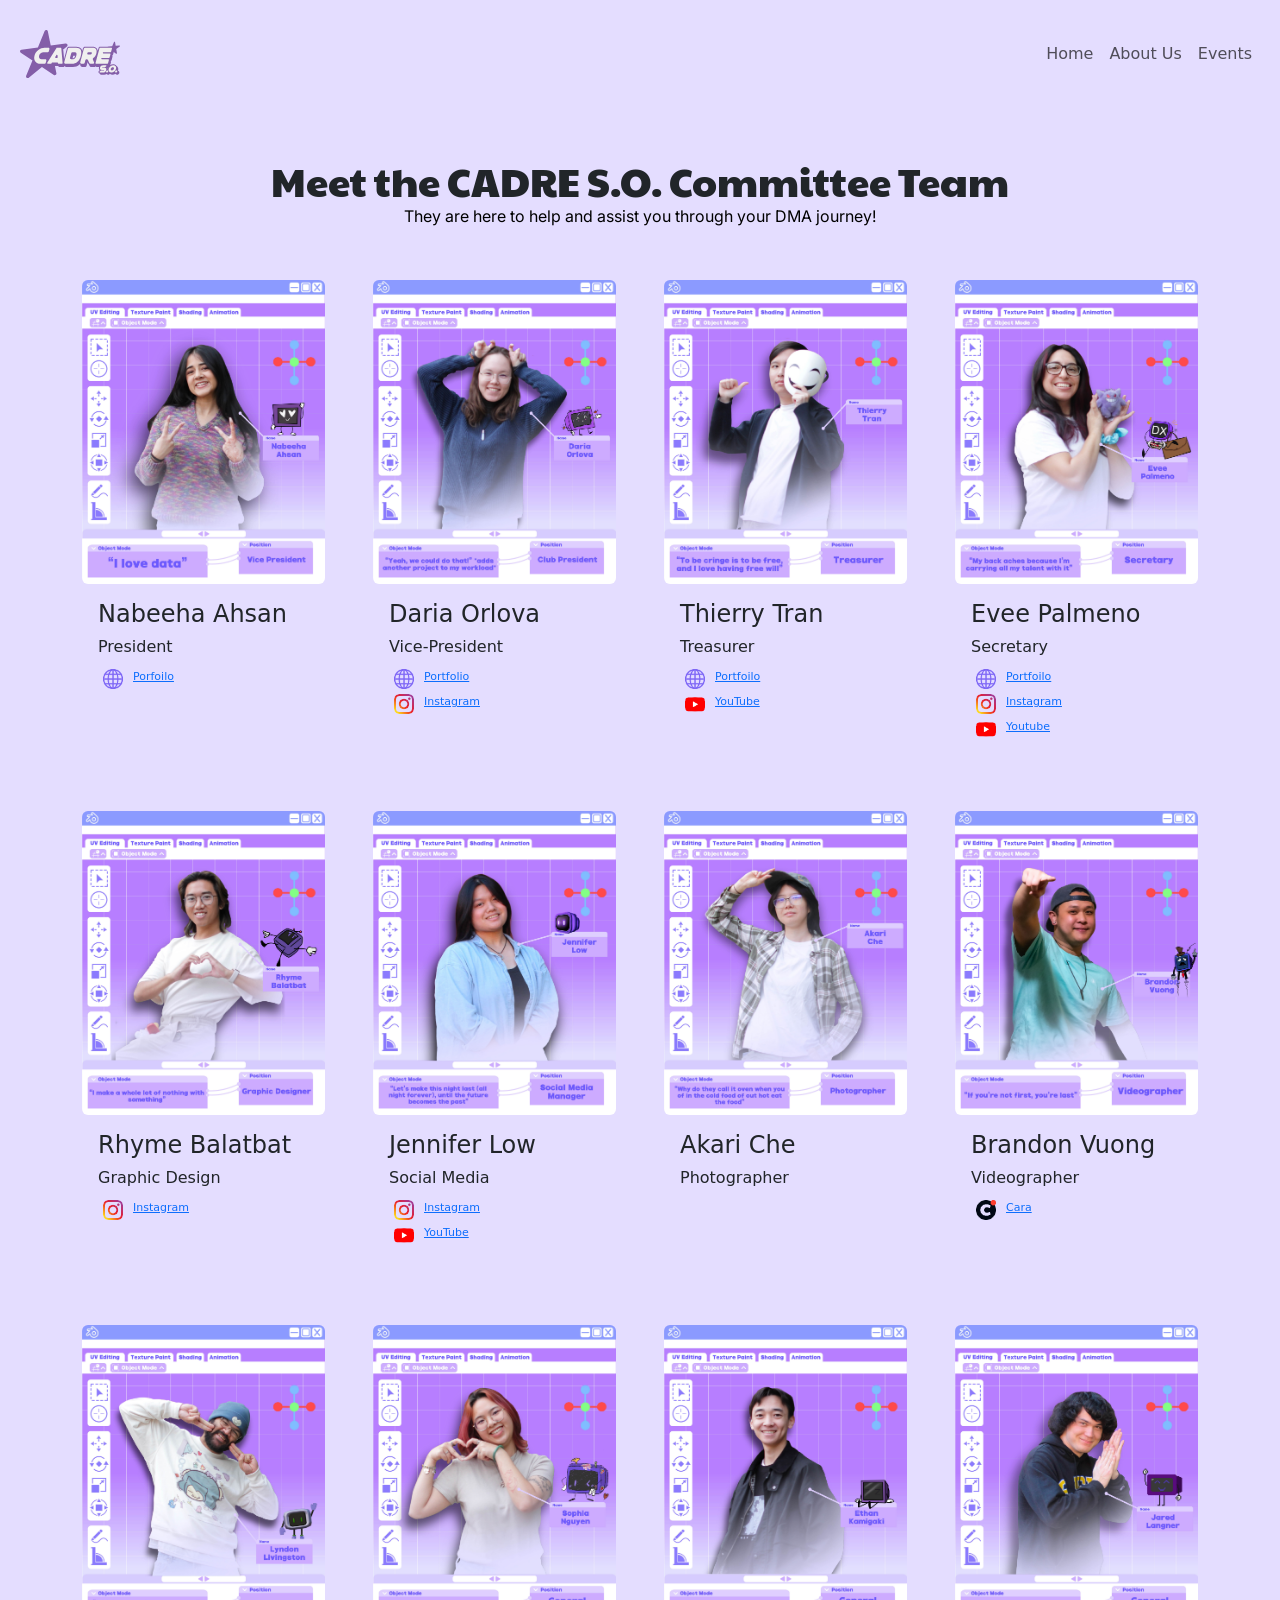
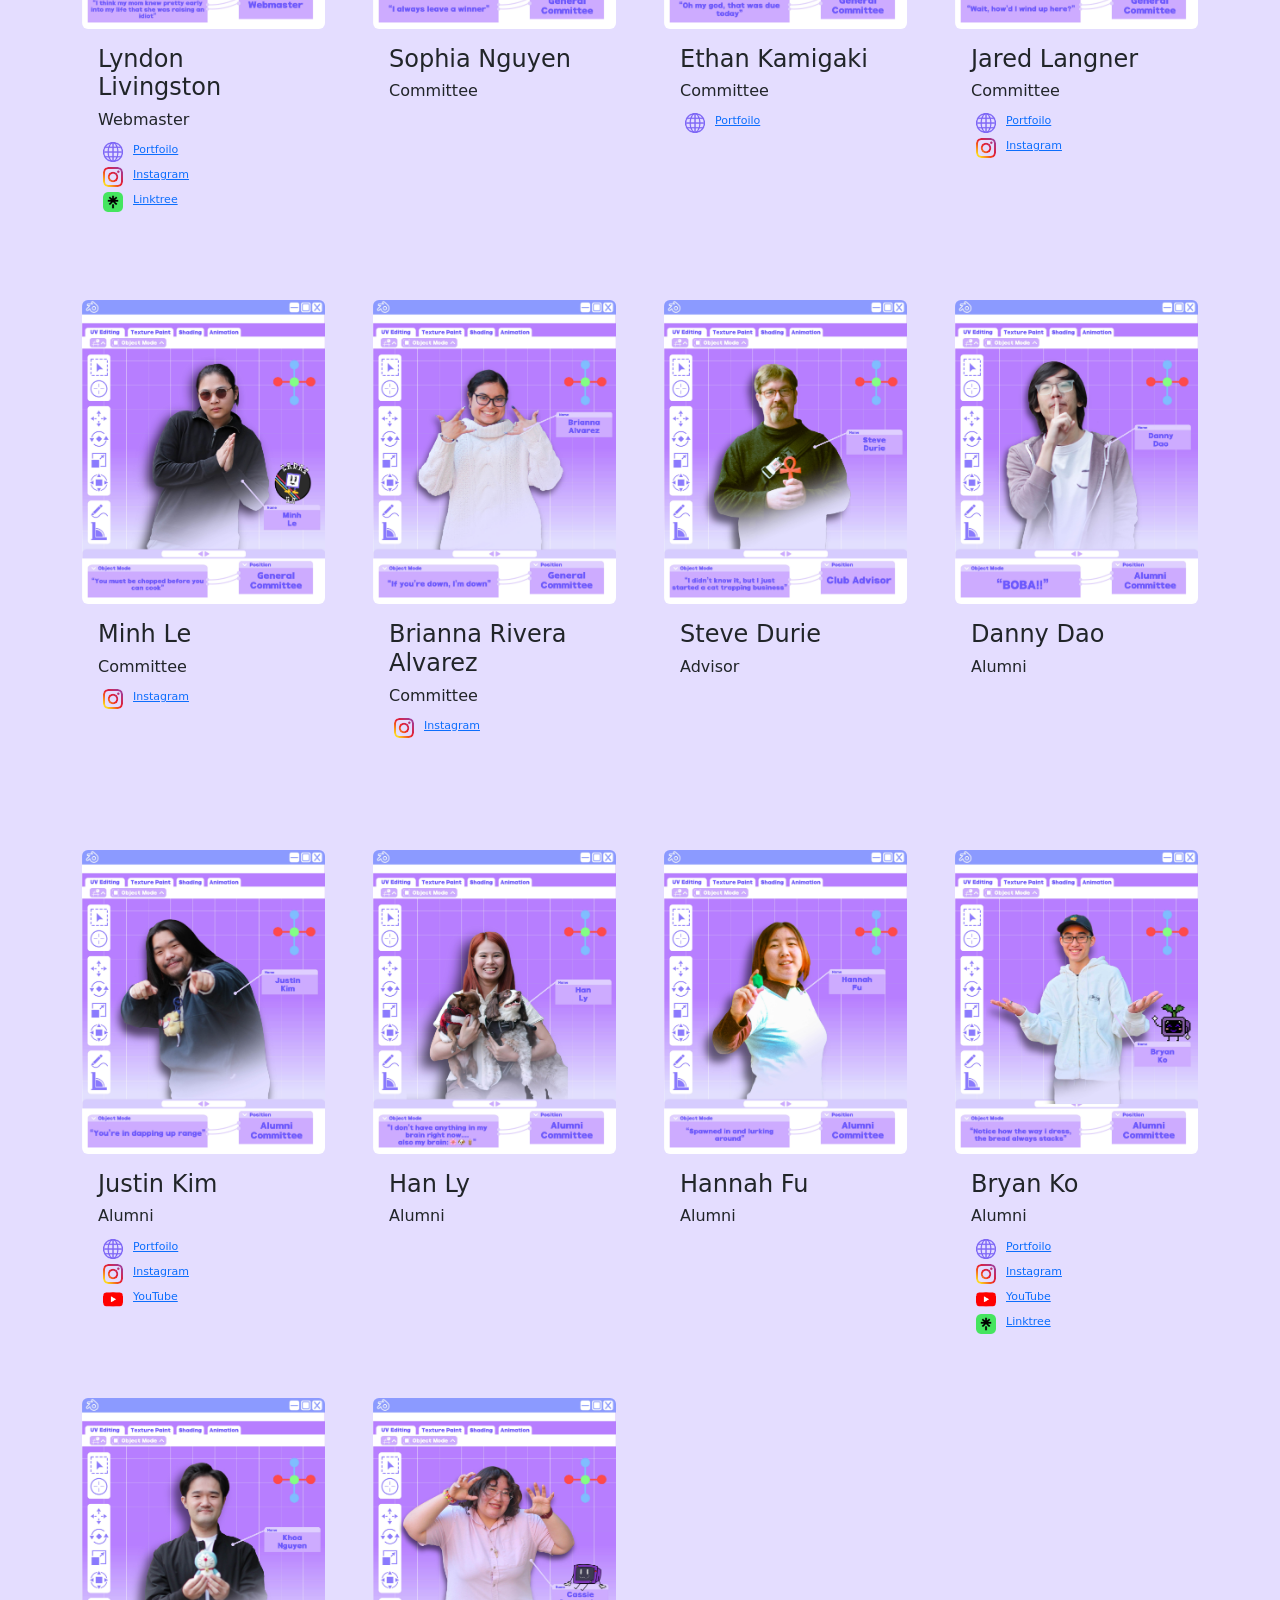
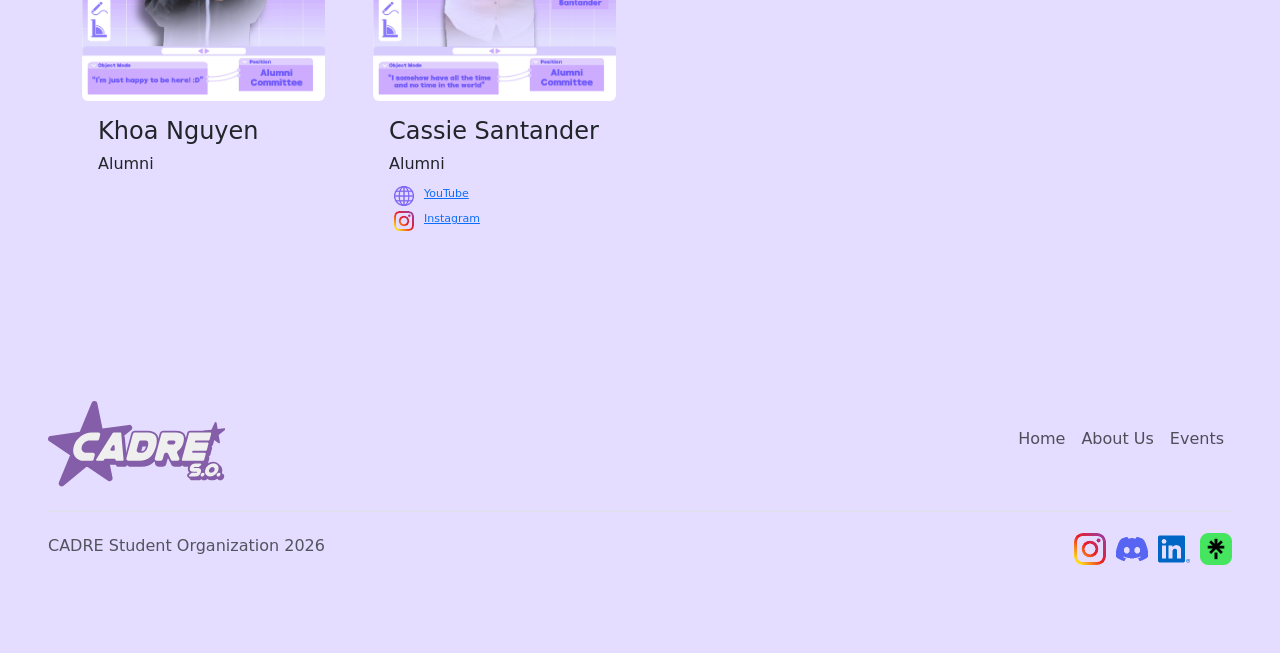
<file: aboutus.html>
<!DOCTYPE html>
<html lang="en">

<head>
    <title>Cadre About Page</title>


    <!-- Latest compiled and minified CSS -->
    <meta name="viewport" content="width=device-width, initial-scale=1">
    <link href="https://cdn.jsdelivr.net/npm/bootstrap@5.3.0/dist/css/bootstrap.min.css" rel="stylesheet">
    <script src="https://cdn.jsdelivr.net/npm/bootstrap@5.3.0/dist/js/bootstrap.bundle.min.js"></script>
    <link rel="stylesheet" href="https://maxcdn.bootstrapcdn.com/font-awesome/4.7.0/css/font-awesome.min.css">
    <link rel="stylesheet" href="styles.css">
    <script>
        var collapseElementList = [].slice.call(document.querySelectorAll('.collapse'))
        var collapseList = collapseElementList.map(function (collapseEl) {
            collapseEl.addEventListener('hidden.bs.collapse', function () {
                let children = this.querySelectorAll('.collapse.show');
                children.forEach((c) => {
                    var collapse = bootstrap.Collapse.getInstance(c)
                    collapse.hide()
                })
            })
        })
    </script>

    <!-- <style>
        head {
            background-color: #64499E;
        }

        body {
            background-color: #ffffff;
        }

        p {
            color: #000000;
        }

        /* unvisited link */
        a:visited {
            color: rgb(92, 16, 214);
        }

        /* visited link */
        a:link {
            /* color: rgb(20, 172, 20); */
            color: rgb(92, 16, 214);
        }

        h4 {
            font-size: 26px;
        }

        h6 {
            font-size: 17px;
        }

        /* a {
  font-size: 15px;
} */
    </style> -->

    <link rel="icon" type="image/png" href="images/smaller_cadre_logo.png">
</head>

<body>

    <nav class="navbar navbar-expand-sm navbar-light p-2">
        <div class="container-xxl navbar-width">
            <a class="navbar-brand" href="./index.html" width="100px">
                <!--<div class="img-wrapper">
                <img src="cadreso-2024-logo.png"/>
              </div>-->
                <svg xmlns="http://www.w3.org/2000/svg" id="Layer_2" data-name="Layer 2" viewBox="0 0 1323.04 637.29"
                    width="100px">
                    <defs>
                        <style>
                            <!-- .cls-1 {
                            fill: #845ea8;
                            }
                            -->
                            .cls-2
                            {
                            fill:
                            #f0efef;
                            }
                        </style>
                    </defs>
                    <g id="Layer_1-2" data-name="Layer 1">
                        <g>
                            <path id="logo" class="cls-1"
                                d="M1257.83,162.16l8.13,47.12,48.97-5.36c7.33-.8,11.09,8.53,5.25,13.04l-46.68,35.99,9.16,53.08c1.11,6.44-6.14,10.98-11.45,7.17l-39.28-28.21-44.22,34.09c-6.01,4.64-14.23-1.85-11.11-8.77l22.1-49.17-38.29-27.49c-5.44-3.9-3.19-12.46,3.46-13.18l55.86-6.11,24.24-53.93c2.95-6.57,12.63-5.35,13.85,1.75Z" />
                            <path id="logo" class="cls-1"
                                d="M367.97,17.62l38.63,188.39,197.07-27.83c22.05-3.12,34.29,24.71,17.08,38.86l-181.33,149.07,42.29,206.28c3.96,19.33-17.51,33.73-33.89,22.73l-157.94-106.08-174.07,143.1c-17.71,14.56-43.12-4.24-34.38-25.43l83.21-201.79L9.77,300.89c-16.78-11.27-10.81-37.3,9.21-40.13l217.8-30.76L326,13.65c8.29-20.11,37.61-17.33,41.98,3.98Z" />
                            <path id="logo" class="cls-1"
                                d="M1006.4,459.36c-6.4,0-12.31-2.91-16.2-7.99-.82-1.07-1.52-2.19-2.11-3.37-5.27,7.14-13.56,11.36-22.52,11.36h-35.02c-11,0-21.02-6.48-25.53-16.51l-19.23-42.74c-.37-.83-1.2-1.36-2.1-1.36h-3.27c-1.04,0-1.96.7-2.23,1.71l-10.2,38.14c-3.27,12.23-14.39,20.76-27.05,20.76h-29.23c-8.77,0-16.87-3.99-22.21-10.95-5.34-6.96-7.1-15.81-4.83-24.29l4.32-16.15c-5.83,8.19-12.25,15.41-19.26,21.63-22.23,19.75-50.44,29.76-83.84,29.76h-86.05c-8.84,0-17-4.02-22.38-11.03-.7-.92-1.34-1.86-1.92-2.84-.93,2.59-2.36,5.01-4.26,7.08-3.95,4.32-9.57,6.8-15.42,6.8h-44.21c-9.48,0-17.59-6.37-20.1-15.15h-62.05l-3,5c-3.76,6.26-10.62,10.15-17.93,10.15h-41.51c-7.6,0-14.6-4.13-18.28-10.77-.09-.16-.17-.31-.25-.47-4.88,6.89-12.91,11.24-21.71,11.24h-57.63c-33.48,0-59.41-12.22-77.04-36.32-17.5-23.91-21.85-52.82-12.95-85.93,8.46-31.87,27.14-59.39,55.52-81.76,28.47-22.44,59.18-33.82,91.3-33.82h50.27c8.33,0,16.02,3.79,21.1,10.4,5.07,6.61,6.75,15.02,4.6,23.07l-8.86,33.11c-3.11,11.61-13.67,19.73-25.7,19.73h-57.63c-9.64,0-18.71,3.46-27.73,10.57-9.11,7.19-14.81,15.48-17.44,25.35,0,.03-.02.06-.03.09-3.15,11.48-.03,17.56,2.59,21.13,2.54,3.47,7.2,8.08,18.2,8.08h50.27c8.33,0,16.02,3.79,21.1,10.4,5.07,6.61,6.75,15.02,4.6,23.07l-.75,2.81,111.24-177.99c3.85-6.15,10.47-9.83,17.73-9.83h48.77c10.9,0,19.85,8.19,20.82,19.05l15.63,175.03,46.38-173.17c3.3-12.31,14.5-20.91,27.25-20.91h94.28c31.53,0,54.44,9.01,68.09,26.79,6.46,8.41,10.73,18.7,12.73,30.68l9.83-36.72c3.27-12.22,14.39-20.75,27.05-20.75h94.44c28.9,0,49.58,7.84,61.45,23.32,7.4,9.65,11.11,21.94,11.1,36.73l12.03-44.91c2.39-8.91,10.5-15.14,19.73-15.14h151c6.4,0,12.3,2.91,16.2,7.99,3.9,5.08,5.18,11.53,3.53,17.71l-12.16,45.46c-1.6,6-5.8,10.78-11.18,13.26,3.51,4.97,4.62,11.13,3.04,17.04l-12.16,45.46c-1.6,6-5.8,10.78-11.18,13.26,3.51,4.97,4.62,11.13,3.03,17.04l-12.16,45.46c-2.39,8.92-10.5,15.14-19.73,15.14h-151ZM1010.35,345.29c-8.58,15.88-19.88,28.33-33.79,37.19-.98.62-1.35,1.84-.88,2.89l14.96,33.46,19.7-73.55ZM692.82,307.83c-1.14,0-2.14.77-2.43,1.86l-16.15,60.2c-.27.99.09,1.73.43,2.18.34.45.97.98,2,.98h25.43c5.06,0,20.47,0,30.18-35.96,5.45-20.46,2.01-26.34,1.26-27.31-1.24-1.62-4.52-1.96-7.05-1.96h-33.68ZM485.34,357.9l-.38-5.88-3.53,5.88h3.91ZM904.79,307.83c-1.04,0-1.96.7-2.23,1.71-.25.91.08,1.59.4,2,.32.41.89.9,1.83.9h25.67c3.62,0,5.28-.73,6.54-4.62h-32.21Z" />
                            <path id="logo" class="cls-1"
                                d="M1020.52,491.21c-6.4,0-12.31-2.91-16.2-7.99-.82-1.07-1.52-2.19-2.11-3.37-5.27,7.14-13.56,11.36-22.52,11.36h-35.02c-11,0-21.02-6.48-25.53-16.51l-19.23-42.74c-.37-.83-1.2-1.36-2.1-1.36h-3.27c-1.04,0-1.96.7-2.23,1.71l-10.2,38.14c-3.27,12.23-14.39,20.76-27.05,20.76h-29.23c-8.77,0-16.87-3.99-22.21-10.95-5.34-6.96-7.1-15.81-4.83-24.29l4.32-16.15c-5.83,8.19-12.25,15.41-19.26,21.63-22.23,19.75-50.44,29.76-83.84,29.76h-86.05c-8.84,0-17-4.02-22.38-11.03-.7-.92-1.34-1.86-1.92-2.84-.93,2.59-2.36,5.01-4.26,7.08-3.95,4.32-9.57,6.8-15.42,6.8h-44.21c-9.48,0-17.59-6.37-20.1-15.15h-62.05l-3,5c-3.76,6.26-10.62,10.15-17.93,10.15h-41.51c-7.6,0-14.6-4.13-18.28-10.77-.09-.16-.17-.31-.25-.47-4.88,6.89-12.91,11.24-21.71,11.24h-57.63c-33.48,0-59.41-12.22-77.04-36.32-17.5-23.91-21.85-52.82-12.95-85.93,8.46-31.87,27.14-59.39,55.52-81.76,28.47-22.44,59.18-33.82,91.3-33.82h50.27c8.33,0,16.02,3.79,21.1,10.4,5.07,6.61,6.75,15.02,4.6,23.07l-8.86,33.11c-3.11,11.61-13.67,19.73-25.7,19.73h-57.63c-9.64,0-18.71,3.46-27.73,10.57-9.11,7.19-14.81,15.48-17.44,25.35,0,.03-.02.06-.03.09-3.15,11.48-.03,17.56,2.59,21.13,2.54,3.47,7.2,8.08,18.2,8.08h50.27c8.33,0,16.02,3.79,21.1,10.4,5.07,6.61,6.75,15.02,4.6,23.07l-.75,2.81,111.24-177.99c3.85-6.15,10.47-9.83,17.73-9.83h48.77c10.9,0,19.85,8.19,20.82,19.05l15.63,175.03,46.38-173.17c3.3-12.31,14.5-20.91,27.25-20.91h94.28c31.53,0,54.44,9.01,68.09,26.79,6.46,8.41,10.73,18.7,12.73,30.68l9.83-36.72c3.27-12.22,14.39-20.75,27.05-20.75h94.44c28.9,0,49.58,7.84,61.45,23.32,7.4,9.65,11.11,21.94,11.1,36.73l12.03-44.91c2.39-8.91,10.5-15.14,19.73-15.14h151c6.4,0,12.3,2.91,16.2,7.99,3.9,5.08,5.18,11.53,3.53,17.71l-12.16,45.46c-1.6,6-5.8,10.78-11.18,13.26,3.51,4.97,4.62,11.13,3.04,17.04l-12.16,45.46c-1.6,6-5.8,10.78-11.18,13.26,3.51,4.97,4.62,11.13,3.03,17.04l-12.16,45.46c-2.39,8.92-10.5,15.14-19.73,15.14h-151ZM1024.46,377.13c-8.58,15.88-19.88,28.33-33.79,37.19-.98.62-1.35,1.84-.88,2.89l14.96,33.46,19.7-73.55ZM706.94,339.68c-1.14,0-2.14.77-2.43,1.86l-16.15,60.2c-.27.99.09,1.73.43,2.18.34.45.97.98,2,.98h25.43c5.06,0,20.47,0,30.18-35.96,5.45-20.46,2.01-26.34,1.26-27.31-1.24-1.62-4.52-1.96-7.05-1.96h-33.68ZM499.45,389.75l-.38-5.88-3.53,5.88h3.91ZM918.9,339.68c-1.04,0-1.96.7-2.23,1.71-.25.91.08,1.59.4,2,.32.41.89.9,1.83.9h25.67c3.62,0,5.28-.73,6.54-4.62h-32.21Z" />
                            <path id="logo" class="cls-2"
                                d="M326,234.37h50.27c9.04,0,15.62,8.57,13.29,17.31l-8.86,33.11c-1.61,6.02-7.06,10.2-13.29,10.2h-57.63c-12.53,0-24.42,4.45-35.69,13.33-11.27,8.89-18.56,19.6-21.9,32.13-3.44,12.53-1.89,23.24,4.62,32.12,6.52,8.89,16.04,13.33,28.56,13.33h50.27c9.04,0,15.62,8.57,13.29,17.31l-8.86,33.11c-1.61,6.02-7.06,10.2-13.29,10.2h-57.63c-29.3,0-51.52-10.35-66.67-31.06-15.15-20.71-18.79-45.71-10.91-75.01,7.78-29.3,24.8-54.3,51.07-75.01,26.26-20.71,54.04-31.06,83.34-31.06ZM419.87,435.28l-4.4,7.33c-1.46,2.43-4.08,3.91-6.91,3.91h-41.51c-6.33,0-10.19-6.96-6.83-12.33l122.52-196.03c1.47-2.36,4.06-3.79,6.83-3.79h48.77c4.17,0,7.66,3.19,8.03,7.34l17.5,196.03c.42,4.72-3.29,8.78-8.03,8.78h-44.21c-4.26,0-7.79-3.32-8.04-7.58h0c-.26-4.26-3.78-7.58-8.04-7.58h-68.77c-2.83,0-5.45,1.49-6.91,3.91ZM498.49,362.17l-1.71-26.28c-.51-7.89-10.89-10.4-14.95-3.62l-15.77,26.28c-3.22,5.37.65,12.21,6.91,12.21h17.47c4.66,0,8.34-3.94,8.04-8.58ZM584.99,427.18l48.6-181.42c1.8-6.72,7.89-11.39,14.84-11.39h94.28c60.61,0,81.47,35.36,62.58,106.07-18.99,70.72-58.79,106.07-119.41,106.07h-86.05c-10.1,0-17.45-9.58-14.84-19.34ZM677.98,306.36l-16.15,60.2c-2.62,9.76,4.73,19.34,14.84,19.34h25.43c20.2,0,34.4-15.15,42.58-45.46,8.08-30.31,2.02-45.46-18.18-45.46h-33.68c-6.95,0-13.04,4.67-14.84,11.38ZM883.69,385.9h-3.27c-6.86,0-12.87,4.61-14.64,11.24l-10.2,38.14c-1.77,6.63-7.78,11.24-14.64,11.24h-29.23c-9.96,0-17.21-9.45-14.64-19.07l48.71-181.84c1.77-6.63,7.78-11.23,14.64-11.23h94.44c50.51,0,69,25.26,55.46,75.77-7.67,28.62-21.22,49.12-40.66,61.51-6.34,4.04-8.77,12.1-5.7,18.97l15.46,34.56c4.48,10.02-2.85,21.34-13.83,21.34h-35.02c-5.96,0-11.37-3.5-13.82-8.93l-19.23-42.74c-2.45-5.44-7.86-8.93-13.82-8.93ZM890.16,306.19h0c-2.6,9.63,4.65,19.1,14.63,19.1h25.67c10.1,0,16.52-5.05,19.24-15.15,2.73-10.1-.96-15.15-11.06-15.15h-33.86c-6.85,0-12.84,4.59-14.63,11.2ZM1217.49,243.91l-12.16,45.46c-.89,3.31-3.89,5.62-7.32,5.62h-94.45c-3.42,0-6.42,2.3-7.31,5.6h0c-1.3,4.82,2.33,9.55,7.31,9.55h86.31c4.98,0,8.61,4.72,7.32,9.53l-12.16,45.46c-.89,3.31-3.89,5.62-7.32,5.62h-94.45c-3.42,0-6.42,2.3-7.31,5.6h0c-1.3,4.82,2.33,9.55,7.31,9.55h86.31c4.98,0,8.61,4.72,7.32,9.53l-12.16,45.46c-.89,3.31-3.89,5.62-7.32,5.62h-151c-4.98,0-8.61-4.73-7.32-9.54l52.77-196.99c.89-3.31,3.89-5.62,7.32-5.62h151c4.98,0,8.61,4.72,7.32,9.53Z" />
                            <path id="logo" class="cls-1"
                                d="M1267.39,575.98c-7.93,0-14.72-3.31-19.14-9.32-.62-.85-1.18-1.72-1.67-2.63-12.33,7.93-25.47,11.95-39.17,11.95s-25.81-4.3-34.79-12.54c-1.62,2.06-3.53,3.96-5.71,5.69-5.75,4.54-12.11,6.85-18.92,6.85-7.7,0-14.33-3.12-18.75-8.81-9.07,5.85-20.35,8.81-33.56,8.81h-37.19c-8.87,0-16.47-5.41-19.38-13.79-2.91-8.38-.29-17.34,6.67-22.83l8.54-6.74c-1.82-1.46-3.43-3.12-4.84-4.96-6.58-8.58-7.98-20.16-4.15-34.4,3.53-13.24,10.21-23.48,19.84-30.42,9.39-6.77,21.42-10.2,35.74-10.2h33.7c8.87,0,16.47,5.41,19.38,13.79,2.91,8.38.29,17.34-6.67,22.83l-6.78,5.35c2.6,1.78,4.85,3.9,6.73,6.34,4.48,5.83,6.55,13.04,6.19,21.51.66-.04,1.32-.07,1.99-.07.59,0,1.18.02,1.76.06.34-3.71,1.03-7.54,2.09-11.47,4.28-16.13,13.69-30.03,27.96-41.27,14.35-11.32,29.94-17.06,46.31-17.06,17.5,0,31.69,6.76,41.05,19.56,9.35,12.77,11.75,28.05,7.14,45.41-.48,1.79-1.03,3.56-1.64,5.3,5.65,1.15,10.47,4.17,13.87,8.8,3.03,4.12,6.1,11.07,3.53,20.77-.01.05-.03.1-.04.14-1.81,6.52-5.57,12.08-11.18,16.51-5.75,4.55-12.12,6.85-18.92,6.85ZM1226.1,506.23c-1.8,0-4.63.35-8.47,3.38-3.01,2.38-4.8,4.92-5.62,8.01,0,.03-.02.06-.03.09-.73,2.66-.17,3.43.1,3.79.29.4.65.89,2.79.89,1.8,0,4.63-.35,8.47-3.38,3.03-2.39,4.84-4.95,5.7-8.05.7-2.67.12-3.46-.16-3.84-.29-.39-.65-.89-2.79-.89Z" />
                            <path id="logo" class="cls-1"
                                d="M1283.94,592.17c-7.93,0-14.72-3.31-19.14-9.32-.62-.85-1.18-1.72-1.67-2.63-12.33,7.93-25.47,11.95-39.17,11.95s-25.81-4.3-34.79-12.54c-1.62,2.06-3.53,3.96-5.71,5.69-5.75,4.54-12.11,6.85-18.92,6.85-7.7,0-14.33-3.12-18.75-8.81-9.07,5.85-20.35,8.81-33.56,8.81h-37.19c-8.87,0-16.47-5.41-19.38-13.79-2.91-8.38-.29-17.34,6.67-22.83l8.54-6.74c-1.82-1.46-3.43-3.12-4.84-4.96-6.58-8.58-7.98-20.16-4.15-34.4,3.53-13.24,10.21-23.48,19.84-30.42,9.39-6.77,21.42-10.2,35.74-10.2h33.7c8.87,0,16.47,5.41,19.38,13.79,2.91,8.38.29,17.34-6.67,22.83l-6.78,5.35c2.6,1.78,4.85,3.9,6.73,6.34,4.48,5.83,6.55,13.04,6.19,21.51.66-.04,1.32-.07,1.99-.07.59,0,1.18.02,1.76.06.34-3.71,1.03-7.54,2.09-11.47,4.28-16.13,13.69-30.03,27.96-41.27,14.35-11.32,29.94-17.06,46.31-17.06,17.5,0,31.69,6.76,41.05,19.56,9.35,12.77,11.75,28.05,7.14,45.41-.48,1.79-1.03,3.56-1.64,5.3,5.65,1.15,10.47,4.17,13.87,8.8,3.03,4.12,6.1,11.07,3.53,20.77-.01.05-.03.1-.04.14-1.81,6.52-5.57,12.08-11.18,16.51-5.75,4.55-12.12,6.85-18.92,6.85ZM1242.65,522.43c-1.8,0-4.63.35-8.47,3.38-3.01,2.38-4.8,4.92-5.62,8.01,0,.03-.02.06-.03.09-.73,2.66-.17,3.43.1,3.79.29.4.65.89,2.79.89,1.8,0,4.63-.35,8.47-3.38,3.03-2.39,4.84-4.95,5.7-8.05.7-2.67.12-3.46-.16-3.84-.29-.39-.65-.89-2.79-.89Z" />
                            <path id="logo" class="cls-2"
                                d="M1085.72,528.26c-23.25,0-32.04-10.55-26.36-31.66,5.53-20.74,19.92-31.11,43.17-31.11h33.7c7.27,0,10.46,9.18,4.75,13.68l-15.93,12.57c-1.35,1.07-3.03,1.65-4.75,1.65h-25.24c-4.65,0-7.25,1.07-7.81,3.21-.7,2.51,1.28,3.77,5.93,3.77h20.92c23.25,0,32.11,10.37,26.57,31.11-5.67,21.11-20.13,31.66-43.38,31.66h-37.19c-7.27,0-10.46-9.18-4.75-13.68l15.93-12.57c1.35-1.07,3.03-1.65,4.75-1.65h28.73c4.65,0,7.32-1.26,8.02-3.77.56-2.14-1.49-3.21-6.14-3.21h-20.92ZM1149.61,563.13c-3.86,0-6.79-1.36-8.79-4.08-2-2.72-2.47-6.01-1.4-9.87,1.02-3.86,3.25-7.15,6.7-9.87,3.44-2.72,7.09-4.08,10.95-4.08s6.79,1.36,8.79,4.08c2,2.72,2.49,6.01,1.46,9.87-1.07,3.86-3.32,7.15-6.77,9.87-3.44,2.72-7.09,4.08-10.95,4.08ZM1209.03,563.13c-13.48,0-23.71-4.77-30.69-14.3-6.97-9.53-8.65-21.04-5.02-34.52,3.58-13.48,11.41-24.99,23.5-34.52,12.09-9.53,24.88-14.3,38.36-14.3s23.71,4.77,30.69,14.3c6.97,9.53,8.67,21.04,5.09,34.52-3.63,13.49-11.49,24.99-23.57,34.52-12.09,9.53-24.88,14.3-38.36,14.3ZM1232.92,529.09c5.18-4.09,8.57-9.02,10.15-14.79,1.53-5.76.8-10.69-2.2-14.79-3-4.09-7.38-6.14-13.15-6.14s-11.24,2.05-16.43,6.14c-5.18,4.09-8.54,9.02-10.08,14.79-1.58,5.77-.87,10.7,2.13,14.79,3,4.09,7.38,6.14,13.15,6.14s11.24-2.05,16.43-6.14ZM1269.01,563.13c-3.86,0-6.79-1.36-8.79-4.08-2-2.72-2.46-6.01-1.39-9.87,1.02-3.86,3.25-7.15,6.7-9.87,3.44-2.72,7.09-4.08,10.95-4.08s6.79,1.36,8.79,4.08c2,2.72,2.49,6.01,1.46,9.87-1.07,3.86-3.32,7.15-6.76,9.87-3.44,2.72-7.09,4.08-10.95,4.08Z" />
                        </g>
                    </g>

                </svg>

                <svg xmlns="http://www.w3.org/2000/svg" id="Layer_2" data-name="Layer 2" viewBox="0 0 272.1 223.89"
                    width="100px">
                    <!-- <defs>
                        <style>
                        </style>
                    </defs>
                    <g id="Layer_1-2" data-name="Layer 1">
                        <g>
                            <polygon class="cls-1" points="82.01 73.12 95.09 71.14 85.21 51.27 82.01 73.12" />
                            <path id="logo" class="cls-1"
                                d="m271.99,49.34c-2.44-25.53-38.54-44.61-91.98-48.6-16-1.19-32.75-.94-49.8.75C55.26,8.93-3.1,42.49.13,76.31c2.44,25.53,38.54,44.61,91.98,48.6h0c1.82.14,3.68.19,5.52.28l-8.57,23.05,13.65,34.1,25.2,4.16-7.33,11.09,9.24.25-13.63,24.43,1.76,1.62,44.77-31.39-9.44-.46,3.63-3.52,46.46,3.51,1.08-1.06c3.3.22,6.61.44,9.91.66,9.23-9.15,18.46-18.3,27.69-27.45.63-12.44,1.25-24.88,1.88-37.32-6.02-8.26-12.05-16.52-18.07-24.78,29.8-14.31,47.95-33.48,46.11-52.74h.02ZM174.07,5.09c3.22.16,6.5.36,9.75.6l19.29,13.4,5.1,24-9.85,20.05,19.56,35.97c-2.25-.15-4.51-.3-6.76-.45l-1.28-1.03-9.21-.67-10.88-28.68-10.24,6.57,4.97,20.93-17.88-1.29-4.99-34.39c2.78,1.84,5.93,3.08,9.32,3.56.51.07,1.02.13,1.53.17,5.53.41,10.95-1.19,15.43-4.6,10.09-7.67,12.13-22.2,4.55-32.39-3.67-4.93-9.02-8.12-15.07-8.98-6.03-.86-12.07.71-16.96,4.43-1.43,1.08-2.67,2.32-3.77,3.65l-3.1-21.38c6.82,0,13.7.19,20.49.53h0Zm-1.08,30.45c-1.79-2.41-4.41-3.97-7.37-4.39-2.81-.41-5.58.3-7.9,1.92l-.18-1.26c1.25-2.4,3.02-4.57,5.31-6.31,3.7-2.81,8.18-4.14,12.74-3.8.42.03.85.08,1.27.14,5,.71,9.42,3.35,12.45,7.42h0c6.26,8.42,4.57,20.42-3.77,26.76-4.04,3.07-9,4.37-14.01,3.66-4.13-.59-7.85-2.51-10.74-5.46l-.17-1.16c.6.21,1.2.38,1.84.47.25.04.5.06.75.08,2.7.2,5.35-.58,7.54-2.25,2.39-1.82,3.94-4.46,4.36-7.45s-.33-5.97-2.13-8.38h0Zm-40.76,15.94c-1.79-2.41-4.41-3.97-7.37-4.39-2.97-.42-5.9.35-8.29,2.17-.21.16-.38.37-.58.54,1.24-3.17,3.31-6.06,6.2-8.26,3.81-2.9,8.35-4.12,12.76-3.79,5.25.39,10.3,2.98,13.7,7.55,3.03,4.08,4.31,9.1,3.6,14.16-.71,5.05-3.33,9.53-7.36,12.6-8.27,6.29-20.02,4.67-26.31-3.58.99.46,2.03.83,3.14.99.25.04.5.06.75.08,2.7.2,5.36-.58,7.54-2.25,2.39-1.82,3.94-4.46,4.36-7.45s-.33-5.97-2.13-8.38h0Zm-.4,28.38c5.34.4,10.84-1.08,15.44-4.58,4.24-3.22,7.17-7.73,8.44-12.86l1.01,6.94-4.05,24.12-25.92-1.88-4.95,3.13-4.87-22c4.01,4.28,9.36,6.71,14.9,7.12h0ZM112.85,8.51c4.75-.79,9.58-1.43,14.37-1.9l24.13,34.77c0,.33.02.66.04.98-7.67-9.71-21.7-11.57-31.6-4.03-3.9,2.96-6.58,6.96-7.98,11.32l-8.7-39.28c3.23-.7,6.5-1.32,9.74-1.86Zm-63.71,104.18c-20.87-6.74-38.34-19.01-42.47-29.84-1.36-3.58-1.65-7.26-1.65-7.3-.42-5.7,1.29-10.12,2.01-12,4.25-11.03,16.69-20.54,19.14-22.34,11.89-8.71,25.47-15.67,40.39-20.7l-.91,25.48c-4.35,1.59-9.73,3.15-14.94,4.65-5.57,1.61-11.32,3.27-15.89,5l-.92.35,4.44,33.93.69.26c3.95,1.5,8.97,3.1,13.83,4.65,4.5,1.43,9.14,2.91,12.9,4.3l-.27,17.58c-5.56-.96-11.05-2.31-16.34-4.01h0Zm45.94-27.02l-11.66,1.51.76,31.73-14.14-1.53,2.05-98.57c3.12-1.18,6.31-2.23,9.5-3.13,3.62-1.02,7.33-1.88,11.05-2.55l22.21,86-6.92,4.37-5.1,8.85-7.75-26.69h0Zm130.52,29.96l4.95,10.36-.68,34.11-28.04,27.54-46.45-3.51-12.08,11.7,6.82.33-23.82,16.71,10.66-19.1-8.6-.23,6.73-10.18-29.33-4.84-12.15-30.34,8.45-22.76,2.56-6.88.87-2.35,5.55-9.61,4.92-3.11,6.83-4.32,5.04-3.19,24.14,1.75,15.31,1.11,18.28,1.32,16.78,1.22,5.93.43,2.28,1.82,4.21,3.37,10.83,8.66h.01Zm-1-18.73l-19-88.33c9.14.9,17.75,3.02,25.64,6.31,2.48,1.04,5.72,2.84,11.07,5.82,2.16,1.2,4.65,2.59,7.57,4.19,1.37.75,2.7,1.58,3.98,2.48l-25.78,3.1,5.2,20.09,30.85-12.27c.79,1.16,2.26,3.46,2.91,5.53.49,1.57.69,3.72.77,4.94l-35.11,10.86,3.79,15.84,28.86-10.83c-.53,1-1.11,2.06-1.61,2.86-1.28,2.05-2.72,4.02-4.2,5.76-5.47,5.2-11.42,9.94-17.7,14.08-5.48,3.62-11.28,6.83-17.25,9.57h.01Z" />
                            <path id="logo" class="cls-1"
                                d="m144.61,133.28c2.09.11,4.55-.42,6.9-1.55,4.8-2.14,7.38-5.56,7.84-9.83.17-1.59.07-3.3-.35-5.12-1.27-5.26-4.03-9.37-8.3-11.55-2.96-1.51-6.64-2.1-11.09-1.46-5.26.88-10.25,3.2-14.45,6.14-2.34,1.64-4.42,3.46-6.17,5.35-1.69,1.82-3.06,3.69-4.02,5.49-.45.84-.84,1.67-1.1,2.47-.25.79-.4,1.58-.48,2.38-.49,5.2,2.71,10.52,8.75,15.47,1.73,1.38,3.48,2.5,5.08,3.84,3.49,2.72,6.4,6.06,7.72,8.44.15.46,0,.98-.57.99-.58.12-1.16-.19-1.45-.67-1.34-2.54-6.73-8.86-10.56-9.3-5.5-.5-11.45,4.31-7.14,12.56,3.63,7.37,12.59,14.16,22.14,16.4,11.7,2.74,18.22-5.82,18.92-15.44.84-12.84-12.69-20.88-19.04-25.96-2.4-2.32-3.99-4.92-4.76-7.02.76-.05,1.53-.12,2.3-.18,1.36,3.24,4.63,8.22,9.84,8.56h0Z" />
                            <path id="logo" class="cls-1"
                                d="m197.15,113.21c-2.94-1.96-6.18-3.63-9.66-4.9-.28-.1-.54-.22-.82-.32-6.56-1.37-12.39,1.57-17.08,6.84-1.59,1.79-3.05,3.82-4.36,6.08-11.53,19.93-11.33,55.28,12.67,55.05,15.18-2.29,33.28-18.65,35.41-31.89,2.63-10.41-4.33-22.97-16.17-30.85h.01Zm-7.9,13.6c-.71,8.11-2.32,18.92-4.53,28.57-.07.55-.71.87-1.3.86-.58-.12-1.12-.46-.92-.9,2.02-9.85,3.8-20.78,4.56-28.97.05-.55.1-1.09.15-1.64,0-.44.58-.68,1.16-.59s1.16.63,1.02,1.04c-.05.54-.09,1.08-.14,1.62h0Z" />
                        </g>
                    </g> -->
                </svg>
            </a>

            <ul class="navbar-nav">
                <li class="nav-item">
                    <a class="nav-link" href="./index.html">Home</a>
                </li>
                <li class="nav-item">
                    <a class="nav-link" href="./aboutus.html">About Us</a>
                </li>
                <!-- <li class="nav-item">
                    <a class="nav-link" href="./subzero.html">SubZERO</a>
                </li> -->
                <!-- <li class="nav-item">
                    <a class="nav-link" href="./makerfaire2024.html">MakerFaire 2024</a>
                </li> -->
                <li class="nav-item">
                    <a class="nav-link" href="./events.html">Events</a>
                </li>
            </ul>
        </div>
    </nav>

    <div>
        <!-- roles -->
        <div class="container-xxl p-5" word-wrap="normal">
            <h1 class="text-center">Meet the CADRE S.O. Committee Team</h1>
            <p class="text-center">They are here to help and assist you through your DMA journey!</p>
            <!-- 1st row -->
            <!--  President, Vice-President, Treasurer, Secretary-->
            <div class="container mt-1">
                <div class="row gx-5">
                    <!-- President -->
                    <div class="col-sm-3 card mt-5 border-0">
                        <img class="card-img-top d-block img-fluid rounded"
                            src="images/members- photos/spr26/cadre-team/CADRE_team_frame_nabeeha.jpg" alt="Card image">
                        <div class="card-body">
                            <h4 class="card-title">Nabeeha Ahsan</h4>
                            <h6 class="card-title">President</h6>
                            <!-- <p class="card-text">I’m a secret water bender.</p> -->
                            <div class="icon-container">
                                <a href="https://n4beeha.github.io/nabeehaahsan/" target="_blank"><img
                                        src="images/icons/internet.png" class="icon"></a>
                                <a href="https://n4beeha.github.io/nabeehaahsan/" target="_blank">Porfoilo</a>
                            </div>
                        </div>
                    </div>
                    <!-- Vice-President -->
                    <div class="col-sm-3 mt-5 card border-0">
                        <img class="card-img-top d-block img-fluid rounded"
                            src="images/members- photos/spr26/cadre-team/CADRE_team_frame_daria.jpg" alt="Card image">
                        <div class="card-body">
                            <!-- <h4 class="card-title">Nabeeha Ahsan(a really great friend)</h4> -->
                            <h4 class="card-title">Daria Orlova</h4>
                            <h6 class="card-title">Vice-President</h6>
                            <!-- <p class="card-text">I’m a secret water bender.</p> -->
                            <div class="icon-container">
                                <a href="https://saridlin.github.io/portfolio/" target="_blank"><img
                                        src="images/icons/internet.png" class="icon"></a>
                                <a href="https://saridlin.github.io/portfolio/" target="_blank"
                                    font-size="15px">Portfolio</a>
                            </div>
                            <div class="icon-container">
                                <a href="https://www.instagram.com/lakikat/" target="_blank"><img
                                        src="images/icons/instagram.png" class="icon"></a>
                                <a href="https://www.instagram.com/lakikat/" target="_blank">Instagram</a>
                            </div>
                        </div>
                    </div>
                    <!-- Treasurer -->
                    <div class="col-sm-3 mt-5 card border-0">
                        <img class="card-img-top d-block img-fluid rounded"
                            src="images/members- photos/spr26/cadre-team/CADRE_team_frame_thierry.jpg" alt="Card image">
                        <div class="card-body">
                            <h4 class="card-title">Thierry Tran</h4>
                            <h6 class="card-title">Treasurer</h6>
                            <!-- <p class="card-text">I’m a secret water bender.</p> -->
                            <div class="icon-container">
                                <a href="https://thesmilingparadx.github.io/portfolio/index.html" target="_blank"><img
                                        src="images/icons/internet.png" class="icon"></a>
                                <a href="https://thesmilingparadx.github.io/portfolio/index.html"
                                    target="_blank">Portfoilo</a>
                            </div>
                            <div class="icon-container">
                                <a href="https://youtube.com/@thesmilingparadx" target="_blank"><img
                                        src="images/icons/youtube.png" class="icon"></a>
                                <a href="https://youtube.com/@thesmilingparadx" target="_blank">YouTube</a>
                            </div>
                        </div>
                    </div>
                    <!-- Secretary -->
                    <div class="col-sm-3 mt-5 card border-0">
                        <img class="card-img-top d-block img-fluid rounded"
                            src="images/members- photos/spr26/cadre-team/CADRE_team_frame_evee.jpg" alt="Card image">
                        <div class="card-body">
                            <h4 class="card-title">Evee Palmeno</h4>
                            <h6 class="card-title">Secretary</h6>
                            <!-- <p class="card-text">I’m a secret water bender.</p> -->
                            <div class="icon-container">
                                <a href="https://eveeningart.weebly.com/" target="_blank"><img
                                        src="images/icons/internet.png" class="icon"></a>
                                <a href="https://eveeningart.weebly.com/" target="_blank">Portfoilo</a>
                            </div>
                            <div class="icon-container">
                                <a href="https://www.instagram.com/eveeningart/ " target="_blank"><img
                                        src="images/icons/instagram.png" class="icon"></a>
                                <a href="https://www.instagram.com/eveeningart/ " target="_blank">Instagram</a>
                            </div>
                            <div class="icon-container">
                                <a href="https://youtu.be/k0c8lDzCUYY?si=IJYylU0OglqvnuKX" target="_blank"><img
                                        src="images/icons/youtube.png" class="icon"></a>
                                <a href="https://youtu.be/k0c8lDzCUYY?si=IJYylU0OglqvnuKX" target="_blank">Youtube</a>
                            </div>
                        </div>
                    </div>
                </div>
            </div>
            <!-- 2nd row -->
            <!--  Graphic Design, Social Media, Photographer, Videographer-->
            <div class="container mt-2">
                <div class="row gx-5">
                    <!-- Graphic Design -->
                    <div class="col-sm-3 card mt-5 border-0">
                        <img class="card-img-top d-block img-fluid rounded"
                            src="images/members- photos/spr26/cadre-team/CADRE_team_frame_rhyme.jpg" alt="Card image">
                        <div class="card-body">
                            <h4 class="card-title">Rhyme Balatbat</h4>
                            <h6 class="card-title">Graphic Design</h6>
                            <!-- <p class="card-text">I’m a secret water bender.</p> -->
                            <div class="icon-container">
                                <a href="https://www.instagram.com/sweetfriedshremi" target="_blank"><img
                                        src="images/icons/instagram.png" class="icon"></a>
                                <a href="https://www.instagram.com/sweetfriedshremi" target="_blank">Instagram</a>
                            </div>
                        </div>
                    </div>
                    <!-- Social Media -->
                    <div class="col-sm-3 mt-5 card border-0">
                        <img class="card-img-top d-block img-fluid rounded"
                            src="images/members- photos/spr26/cadre-team/CADRE_team_frame_jennifer.jpg"
                            alt="Card image">
                        <div class="card-body">
                            <h4 class="card-title">Jennifer Low</h4>
                            <h6 class="card-title">Social Media</h6>
                            <!-- <p class="card-text">I’m a secret water bender.</p> -->
                            <div class="icon-container">
                                <a href="https://www.instagram.com/jumpinjenllyfish/ " target="_blank"><img
                                        src="images/icons/instagram.png" class="icon"></a>
                                <a href="https://www.instagram.com/jumpinjenllyfish/ " target="_blank">Instagram</a>
                            </div>
                            <div class="icon-container">
                                <a href="https://www.youtube.com/@JumpinJenllyfish" target="_blank"><img
                                        src="images/icons/youtube.png" class="icon"></a>
                                <a href="https://www.youtube.com/@JumpinJenllyfish" target="_blank">YouTube</a>
                            </div>
                        </div>
                    </div>
                    <!-- Photographer -->
                    <div class="col-sm-3 mt-5 card border-0">
                        <img class="card-img-top d-block img-fluid rounded"
                            src="images/members- photos/spr26/cadre-team/CADRE_team_frame_akari.jpg" alt="Card image">
                        <div class="card-body">
                            <h4 class="card-title">Akari Che</h4>
                            <h6 class="card-title">Photographer</h6>
                            <!-- <p class="card-text">I’m a secret water bender.</p> -->
                        </div>
                    </div>
                    <!-- Videographer -->
                    <div class="col-sm-3 mt-5 card border-0">
                        <img class="card-img-top d-block img-fluid rounded"
                            src="images/members- photos/spr26/cadre-team/CADRE_team_frame_brandon.jpg" alt="Card image">
                        <div class="card-body">
                            <h4 class="card-title">Brandon Vuong</h4>
                            <h6 class="card-title">Videographer</h6>
                            <!-- <p class="card-text">I’m a secret water bender.</p> -->
                            <div class="icon-container">
                                <a href="https://cara.app/pandanaps/all" target="_blank"><img
                                        src="images/icons/cara.png" class="icon"></a>
                                <a href="https://cara.app/pandanaps/all" target="_blank">Cara</a>
                            </div>
                        </div>
                    </div>
                </div>
            </div>
            <!-- 3rd row -->
            <!--  Webmaster, Committee start-->
            <div class="container mt-3">
                <div class="row gx-5">
                    <!-- Webmaster -->
                    <div class="col-sm-3 mt-5 card border-0">
                        <img class="card-img-top d-block img-fluid rounded"
                            src="images/members- photos/spr26/cadre-team/CADRE_team_frame_lyndon.jpg" alt="Card image">
                        <div class="card-body">
                            <h4 class="card-title">Lyndon Livingston</h4>
                            <h6 class="card-title">Webmaster</h6>
                            <!-- <p class="card-text">I’m a secret water bender.</p> -->
                            <div class="icon-container">
                                <a href="https://theirishblackguy.github.io/portfoilo/index.html" target="_blank"><img
                                        src="images/icons/internet.png" class="icon"></a>
                                <a href="https://theirishblackguy.github.io/portfoilo/index.html"
                                    target="_blank">Portfoilo</a>
                            </div>
                            <div class="icon-container">
                                <a href="https://www.instagram.com/theirishblackguy/" target="_blank"><img
                                        src="images/icons/instagram.png" class="icon"></a>
                                <a href="https://www.instagram.com/theirishblackguy/" target="_blank">Instagram</a>
                            </div>
                            <div class="icon-container">
                                <a href="https://linktr.ee/theirishblackguy" target="_blank"><img
                                        src="images/icons/linktree.png" class="icon"></a>
                                <a href="https://linktr.ee/theirishblackguy" target="_blank">Linktree</a>
                            </div>
                        </div>
                    </div>
                    <!-- Committee -->
                    <div class="col-sm-3 card mt-5 border-0">
                        <img class="card-img-top d-block img-fluid rounded"
                            src="images/members- photos/spr26/cadre-team/CADRE_team_frame_sophia.jpg" alt="Card image">
                        <div class="card-body">
                            <h4 class="card-title">Sophia Nguyen</h4>
                            <h6 class="card-title">Committee</h6>
                            <!-- <p class="card-text">I’m a secret water bender.</p> -->
                        </div>
                    </div>
                    <!-- Committee -->
                    <div class="col-sm-3 mt-5 card border-0">
                        <img class="card-img-top d-block img-fluid rounded"
                            src="images/members- photos/spr26/cadre-team/CADRE_team_frame_ethan.jpg" alt="Card image">
                        <div class="card-body">
                            <h4 class="card-title">Ethan Kamigaki</h4>
                            <h6 class="card-title">Committee</h6>
                            <!-- <p class="card-text">I’m a secret water bender.</p> -->
                            <div class="icon-container">
                                <a href="https://ethankamigaki.wixsite.com/ethan" target="_blank"><img
                                        src="images/icons/internet.png" class="icon"></a>
                                <a href="https://ethankamigaki.wixsite.com/ethan" target="_blank">Portfoilo</a>
                            </div>
                        </div>
                    </div>
                    <!-- Committee -->
                    <div class="col-sm-3 mt-5 card border-0">
                        <img class="card-img-top d-block img-fluid rounded"
                            src="images/members- photos/spr26/cadre-team/CADRE_team_frame_jared.jpg" alt="Card image">
                        <div class="card-body">
                            <h4 class="card-title">Jared Langner</h4>
                            <h6 class="card-title">Committee</h6>
                            <!-- <p class="card-text">I’m a secret water bender.</p> -->
                            <div class="icon-container">
                                <a href="https://jaredlangner-design.github.io/art-109/portfolio-site-p5/personal-site/ "
                                    target="_blank"><img src="images/icons/internet.png" class="icon"></a>
                                <a href="https://jaredlangner-design.github.io/art-109/portfolio-site-p5/personal-site/ "
                                    target="_blank">Portfoilo</a>
                            </div>
                            <div class="icon-container">
                                <a href="https://www.instagram.com/ssjared_/" target="_blank"><img
                                        src="images/icons/instagram.png" class="icon"></a>
                                <a href="https://www.instagram.com/ssjared_/" target="_blank">Instagram</a>
                            </div>
                        </div>
                    </div>
                </div>
            </div>
            <!-- 4th row -->
            <!-- Committee cont'd, Advisor, Alumni start-->
            <div class="container mt-4">
                <div class="row gx-5">
                    <!-- Committee -->
                    <div class="col-sm-3 card mt-5 border-0">
                        <img class="card-img-top d-block img-fluid rounded"
                            src="images/members- photos/spr26/cadre-team/CADRE_team_frame_minh.jpg" alt="Card image">
                        <div class="card-body">
                            <h4 class="card-title">Minh Le</h4>
                            <h6 class="card-title">Committee</h6>
                            <!-- <p class="card-text">I’m a secret water bender.</p> -->
                            <div class="icon-container">
                                <a href="https://www.instagram.com/sliderpox/" target="_blank"><img
                                        src="images/icons/instagram.png" class="icon"></a>
                                <a href="https://www.instagram.com/sliderpox/" target="_blank">Instagram</a>
                            </div>
                        </div>
                    </div>
                    <!-- Committee -->
                    <div class="col-sm-3 card mt-5 border-0">
                        <img class="card-img-top d-block img-fluid rounded"
                            src="images/members- photos/spr26/cadre-team/CADRE_team_frame_brianna.jpg" alt="Card image">
                        <div class="card-body">
                            <h4 class="card-title">Brianna Rivera Alvarez</h4>
                            <h6 class="card-title">Committee</h6>
                            <!-- <p class="card-text">I’m a secret water bender.</p> -->
                            <div class="icon-container">
                                <a href="https://www.instagram.com/brianna.rial" target="_blank"><img
                                        src="images/icons/instagram.png" class="icon"></a>
                                <a href="https://www.instagram.com/brianna.rial" target="_blank">Instagram</a>
                            </div>
                        </div>
                    </div>
                    <!-- Advisor -->
                    <div class="col-sm-3 mt-5 card border-0">
                        <img class="card-img-top d-block img-fluid rounded"
                            src="images/members- photos/spr26/cadre-team/CADRE_team_frame_steve.jpg" alt="Card image">
                        <div class="card-body">
                            <h4 class="card-title">Steve Durie</h4>
                            <h6 class="card-title">Advisor</h6>
                            <!-- <p class="card-text">I’m a secret water bender.</p> -->
                        </div>
                    </div>
                    <!-- Alumni -->
                    <div class="col-sm-3 mt-5 card border-0">
                        <img class="card-img-top d-block img-fluid rounded"
                            src="images/members- photos/spr26/cadre-team/CADRE_team_frame_danny.jpg" alt="Card image">
                        <div class="card-body">
                            <h4 class="card-title">Danny Dao</h4>
                            <h6 class="card-title">Alumni</h6>
                            <!-- <p class="card-text">I’m a secret water bender.</p> -->
                        </div>
                    </div>
                </div>
            </div>
            <!-- 5th row : -->
            <!-- Alumni cont'd -->
            <div class="container mt-5">
                <div class="row gx-5">
                    <!-- Alumni -->
                    <div class="col-sm-3 card mt-5 border-0">
                        <img class="card-img-top d-block img-fluid rounded"
                            src="images/members- photos/spr26/cadre-team/CADRE_team_frame_justin.jpg" alt="Card image">
                        <div class="card-body">
                            <h4 class="card-title">Justin Kim</h4>
                            <h6 class="card-title">Alumni</h6>
                            <!-- <p class="card-text">I’m a secret water bender.</p> -->
                            <div class="icon-container">
                                <a href="https://justinhkim.wixsite.com/justin-kim/s-projects-side-by-side"
                                    target="_blank"><img src="images/icons/internet.png" class="icon"></a>
                                <a href="https://justinhkim.wixsite.com/justin-kim/s-projects-side-by-side"
                                    target="_blank">Portfoilo</a>
                            </div>
                            <div class="icon-container">
                                <a href="https://www.instagram.com/cyfygg_" target="_blank"><img
                                        src="images/icons/instagram.png" class="icon"></a>
                                <a href="https://www.instagram.com/cyfygg_" target="_blank">Instagram</a>
                            </div>
                            <div class="icon-container">
                                <a href="https://www.youtube.com/watch?v=iSvTS8HDzI8" target="_blank"><img
                                        src="images/icons/youtube.png" class="icon"></a>
                                <a href="https://www.youtube.com/watch?v=iSvTS8HDzI8" target="_blank">YouTube</a>
                            </div>
                        </div>
                    </div>
                    <!-- Alumni -->
                    <div class="col-sm-3 card mt-5 border-0">
                        <img class="card-img-top d-block img-fluid rounded"
                            src="images/members- photos/spr26/cadre-team/CADRE_team_frame_han.jpg" alt="Card image">
                        <div class="card-body">
                            <h4 class="card-title">Han Ly</h4>
                            <h6 class="card-title">Alumni</h6>
                            <!-- <p class="card-text">I’m a secret water bender.</p> -->
                        </div>
                    </div>
                    <!-- Alumni -->
                    <div class="col-sm-3 mt-5 card border-0">
                        <img class="card-img-top d-block img-fluid rounded"
                            src="images/members- photos/spr26/cadre-team/CADRE_team_frame_hannah.jpg" alt="Card image">
                        <div class="card-body">
                            <h4 class="card-title">Hannah Fu</h4>
                            <h6 class="card-title">Alumni</h6>
                            <!-- <p class="card-text">I’m a secret water bender.</p> -->
                        </div>
                    </div>
                    <!-- Alumni -->
                    <div class="col-sm-3 mt-5 card border-0">
                        <img class="card-img-top d-block img-fluid rounded"
                            src="images/members- photos/spr26/cadre-team/CADRE_team_frame_bryan.jpg" alt="Card image">
                        <div class="card-body">
                            <h4 class="card-title">Bryan Ko</h4>
                            <h6 class="card-title">Alumni</h6>
                            <!-- <p class="card-text">I’m a secret water bender.</p> -->
                            <div class="icon-container">
                                <a href="https://sprouttess.github.io/artist-portfolio/main-hub/index.html"
                                    target="_blank"><img src="images/icons/internet.png" class="icon"></a>
                                <a href="https://sprouttess.github.io/artist-portfolio/main-hub/index.html"
                                    target="_blank">Portfoilo</a>
                            </div>
                            <div class="icon-container">
                                <a href="https://www.instagram.com/sprouttess?igsh=MzRlODBiNWFlZA=="
                                    target="_blank"><img src="images/icons/instagram.png" class="icon"></a>
                                <a href="https://www.instagram.com/sprouttess?igsh=MzRlODBiNWFlZA=="
                                    target="_blank">Instagram</a>
                            </div>
                            <div class="icon-container">
                                <a href="https://youtu.be/2169bN4_Q7k" target="_blank"><img
                                        src="images/icons/youtube.png" class="icon"></a>
                                <a href="https://youtu.be/2169bN4_Q7k" target="_blank">YouTube</a>
                            </div>
                            <div class="icon-container">
                                <a href="https://linktr.ee/sprouttess" target="_blank"><img
                                        src="images/icons/linktree.png" class="icon"></a>
                                <a href="https://linktr.ee/sprouttess" target="_blank">Linktree</a>
                            </div>
                        </div>
                    </div>

                </div>
            </div>
            <!-- 6th row :  -->
            <!-- Alumni cont'd  -->
            <div class="container mt-6">
                <div class="row gx-5">
                    <!-- Alumni -->
                    <div class="col-sm-3 card mt-5 border-0">
                        <img class="card-img-top d-block img-fluid rounded"
                            src="images/members- photos/spr26/cadre-team/CADRE_team_frame_khoa.jpg" alt="Card image">
                        <div class="card-body">
                            <h4 class="card-title">Khoa Nguyen</h4>
                            <h6 class="card-title">Alumni</h6>
                            <!-- <p class="card-text">I’m a secret water bender.</p> -->
                        </div>
                    </div>
                    <!-- Alumni -->
                    <div class="col-sm-3 card mt-5 border-0">
                        <img class="card-img-top d-block img-fluid rounded"
                            src="images/members- photos/spr26/cadre-team/CADRE_team_frame_cassie.jpg" alt="Card image">
                        <div class="card-body">
                            <h4 class="card-title">Cassie Santander</h4>
                            <h6 class="card-title">Alumni</h6>
                            <!-- <p class="card-text">I’m a secret water bender.</p> -->
                            <div class="icon-container">
                                <a href="https://cassandrasantander5.wixsite.com/cassandrasantander"
                                    target="_blank"><img src="images/icons/internet.png" class="icon"></a>
                                <a href="https://cassandrasantander5.wixsite.com/cassandrasantander"
                                    target="_blank">YouTube</a>
                            </div>
                            <div class="icon-container">
                                <a href="https://www.instagram.com/celesticvoid/" target="_blank"><img
                                        src="images/icons/instagram.png" class="icon"></a>
                                <a href="https://www.instagram.com/celesticvoid/" target="_blank">Instagram</a>
                            </div>
                        </div>
                    </div>
                </div>
            </div>
        </div>


        <!-- footer -->
        <div class="container-xxl mt-5 p-5 text-body rounded">

            <div class=" row">

                <div class="col-sm-2" style="margin-top:10px">
                    <!-- <a class="navbar-brand" href="./index.html">
                    <div class="img-wrapper">
                        <img src="cadreso-2024-logo.png" width="5%" />
                    </div> -->
                    <!-- SVG LOGO STUFF -->
                    <!-- <svg xmlns="http://www.w3.org/2000/svg" id="Layer_2" data-name="Layer 2" viewBox="0 0 272.1 223.89">
                        <defs>
                            <style>
                            </style>
                        </defs>
                        <g id="Layer_1-2" data-name="Layer 1">
                            <g>
                                <polygon class="cls-1" points="82.01 73.12 95.09 71.14 85.21 51.27 82.01 73.12" />
                                <path id="logo" class="cls-1"
                                    d="m271.99,49.34c-2.44-25.53-38.54-44.61-91.98-48.6-16-1.19-32.75-.94-49.8.75C55.26,8.93-3.1,42.49.13,76.31c2.44,25.53,38.54,44.61,91.98,48.6h0c1.82.14,3.68.19,5.52.28l-8.57,23.05,13.65,34.1,25.2,4.16-7.33,11.09,9.24.25-13.63,24.43,1.76,1.62,44.77-31.39-9.44-.46,3.63-3.52,46.46,3.51,1.08-1.06c3.3.22,6.61.44,9.91.66,9.23-9.15,18.46-18.3,27.69-27.45.63-12.44,1.25-24.88,1.88-37.32-6.02-8.26-12.05-16.52-18.07-24.78,29.8-14.31,47.95-33.48,46.11-52.74h.02ZM174.07,5.09c3.22.16,6.5.36,9.75.6l19.29,13.4,5.1,24-9.85,20.05,19.56,35.97c-2.25-.15-4.51-.3-6.76-.45l-1.28-1.03-9.21-.67-10.88-28.68-10.24,6.57,4.97,20.93-17.88-1.29-4.99-34.39c2.78,1.84,5.93,3.08,9.32,3.56.51.07,1.02.13,1.53.17,5.53.41,10.95-1.19,15.43-4.6,10.09-7.67,12.13-22.2,4.55-32.39-3.67-4.93-9.02-8.12-15.07-8.98-6.03-.86-12.07.71-16.96,4.43-1.43,1.08-2.67,2.32-3.77,3.65l-3.1-21.38c6.82,0,13.7.19,20.49.53h0Zm-1.08,30.45c-1.79-2.41-4.41-3.97-7.37-4.39-2.81-.41-5.58.3-7.9,1.92l-.18-1.26c1.25-2.4,3.02-4.57,5.31-6.31,3.7-2.81,8.18-4.14,12.74-3.8.42.03.85.08,1.27.14,5,.71,9.42,3.35,12.45,7.42h0c6.26,8.42,4.57,20.42-3.77,26.76-4.04,3.07-9,4.37-14.01,3.66-4.13-.59-7.85-2.51-10.74-5.46l-.17-1.16c.6.21,1.2.38,1.84.47.25.04.5.06.75.08,2.7.2,5.35-.58,7.54-2.25,2.39-1.82,3.94-4.46,4.36-7.45s-.33-5.97-2.13-8.38h0Zm-40.76,15.94c-1.79-2.41-4.41-3.97-7.37-4.39-2.97-.42-5.9.35-8.29,2.17-.21.16-.38.37-.58.54,1.24-3.17,3.31-6.06,6.2-8.26,3.81-2.9,8.35-4.12,12.76-3.79,5.25.39,10.3,2.98,13.7,7.55,3.03,4.08,4.31,9.1,3.6,14.16-.71,5.05-3.33,9.53-7.36,12.6-8.27,6.29-20.02,4.67-26.31-3.58.99.46,2.03.83,3.14.99.25.04.5.06.75.08,2.7.2,5.36-.58,7.54-2.25,2.39-1.82,3.94-4.46,4.36-7.45s-.33-5.97-2.13-8.38h0Zm-.4,28.38c5.34.4,10.84-1.08,15.44-4.58,4.24-3.22,7.17-7.73,8.44-12.86l1.01,6.94-4.05,24.12-25.92-1.88-4.95,3.13-4.87-22c4.01,4.28,9.36,6.71,14.9,7.12h0ZM112.85,8.51c4.75-.79,9.58-1.43,14.37-1.9l24.13,34.77c0,.33.02.66.04.98-7.67-9.71-21.7-11.57-31.6-4.03-3.9,2.96-6.58,6.96-7.98,11.32l-8.7-39.28c3.23-.7,6.5-1.32,9.74-1.86Zm-63.71,104.18c-20.87-6.74-38.34-19.01-42.47-29.84-1.36-3.58-1.65-7.26-1.65-7.3-.42-5.7,1.29-10.12,2.01-12,4.25-11.03,16.69-20.54,19.14-22.34,11.89-8.71,25.47-15.67,40.39-20.7l-.91,25.48c-4.35,1.59-9.73,3.15-14.94,4.65-5.57,1.61-11.32,3.27-15.89,5l-.92.35,4.44,33.93.69.26c3.95,1.5,8.97,3.1,13.83,4.65,4.5,1.43,9.14,2.91,12.9,4.3l-.27,17.58c-5.56-.96-11.05-2.31-16.34-4.01h0Zm45.94-27.02l-11.66,1.51.76,31.73-14.14-1.53,2.05-98.57c3.12-1.18,6.31-2.23,9.5-3.13,3.62-1.02,7.33-1.88,11.05-2.55l22.21,86-6.92,4.37-5.1,8.85-7.75-26.69h0Zm130.52,29.96l4.95,10.36-.68,34.11-28.04,27.54-46.45-3.51-12.08,11.7,6.82.33-23.82,16.71,10.66-19.1-8.6-.23,6.73-10.18-29.33-4.84-12.15-30.34,8.45-22.76,2.56-6.88.87-2.35,5.55-9.61,4.92-3.11,6.83-4.32,5.04-3.19,24.14,1.75,15.31,1.11,18.28,1.32,16.78,1.22,5.93.43,2.28,1.82,4.21,3.37,10.83,8.66h.01Zm-1-18.73l-19-88.33c9.14.9,17.75,3.02,25.64,6.31,2.48,1.04,5.72,2.84,11.07,5.82,2.16,1.2,4.65,2.59,7.57,4.19,1.37.75,2.7,1.58,3.98,2.48l-25.78,3.1,5.2,20.09,30.85-12.27c.79,1.16,2.26,3.46,2.91,5.53.49,1.57.69,3.72.77,4.94l-35.11,10.86,3.79,15.84,28.86-10.83c-.53,1-1.11,2.06-1.61,2.86-1.28,2.05-2.72,4.02-4.2,5.76-5.47,5.2-11.42,9.94-17.7,14.08-5.48,3.62-11.28,6.83-17.25,9.57h.01Z" />
                                <path id="logo" class="cls-1"
                                    d="m144.61,133.28c2.09.11,4.55-.42,6.9-1.55,4.8-2.14,7.38-5.56,7.84-9.83.17-1.59.07-3.3-.35-5.12-1.27-5.26-4.03-9.37-8.3-11.55-2.96-1.51-6.64-2.1-11.09-1.46-5.26.88-10.25,3.2-14.45,6.14-2.34,1.64-4.42,3.46-6.17,5.35-1.69,1.82-3.06,3.69-4.02,5.49-.45.84-.84,1.67-1.1,2.47-.25.79-.4,1.58-.48,2.38-.49,5.2,2.71,10.52,8.75,15.47,1.73,1.38,3.48,2.5,5.08,3.84,3.49,2.72,6.4,6.06,7.72,8.44.15.46,0,.98-.57.99-.58.12-1.16-.19-1.45-.67-1.34-2.54-6.73-8.86-10.56-9.3-5.5-.5-11.45,4.31-7.14,12.56,3.63,7.37,12.59,14.16,22.14,16.4,11.7,2.74,18.22-5.82,18.92-15.44.84-12.84-12.69-20.88-19.04-25.96-2.4-2.32-3.99-4.92-4.76-7.02.76-.05,1.53-.12,2.3-.18,1.36,3.24,4.63,8.22,9.84,8.56h0Z" />
                                <path id="logo" class="cls-1"
                                    d="m197.15,113.21c-2.94-1.96-6.18-3.63-9.66-4.9-.28-.1-.54-.22-.82-.32-6.56-1.37-12.39,1.57-17.08,6.84-1.59,1.79-3.05,3.82-4.36,6.08-11.53,19.93-11.33,55.28,12.67,55.05,15.18-2.29,33.28-18.65,35.41-31.89,2.63-10.41-4.33-22.97-16.17-30.85h.01Zm-7.9,13.6c-.71,8.11-2.32,18.92-4.53,28.57-.07.55-.71.87-1.3.86-.58-.12-1.12-.46-.92-.9,2.02-9.85,3.8-20.78,4.56-28.97.05-.55.1-1.09.15-1.64,0-.44.58-.68,1.16-.59s1.16.63,1.02,1.04c-.05.54-.09,1.08-.14,1.62h0Z" />
                            </g>
                        </g>
                    </svg>

                </a> -->
                    <a href="./index.html">
                        <svg id="Layer_2" data-name="Layer 2" xmlns="http://www.w3.org/2000/svg"
                            viewBox="0 0 1323.04 637.29">
                            <style>
                                <!-- .cls-1 {
                                fill: #845ea8;
                                }
                                -->
                                .cls-2
                                {
                                fill:
                                #f0efef;
                                }
                            </style>
                            <path class="cls-1"
                                d="M1257.83,162.16l8.13,47.12,48.97-5.36c7.33-.8,11.09,8.53,5.25,13.04l-46.68,35.99,9.16,53.08c1.11,6.44-6.14,10.98-11.45,7.17l-39.28-28.21-44.22,34.09c-6.01,4.64-14.23-1.85-11.11-8.77l22.1-49.17-38.29-27.49c-5.44-3.9-3.19-12.46,3.46-13.18l55.86-6.11,24.24-53.93c2.95-6.57,12.63-5.35,13.85,1.75Z" />
                            <path class="cls-1"
                                d="M367.97,17.62l38.63,188.39,197.07-27.83c22.05-3.12,34.29,24.71,17.08,38.86l-181.33,149.07,42.29,206.28c3.96,19.33-17.51,33.73-33.89,22.73l-157.94-106.08-174.07,143.1c-17.71,14.56-43.12-4.24-34.38-25.43l83.21-201.79L9.77,300.89c-16.78-11.27-10.81-37.3,9.21-40.13l217.8-30.76L326,13.65c8.29-20.11,37.61-17.33,41.98,3.98Z" />
                            <path class="cls-1"
                                d="M1006.4,459.36c-6.4,0-12.31-2.91-16.2-7.99-.82-1.07-1.52-2.19-2.11-3.37-5.27,7.14-13.56,11.36-22.52,11.36h-35.02c-11,0-21.02-6.48-25.53-16.51l-19.23-42.74c-.37-.83-1.2-1.36-2.1-1.36h-3.27c-1.04,0-1.96.7-2.23,1.71l-10.2,38.14c-3.27,12.23-14.39,20.76-27.05,20.76h-29.23c-8.77,0-16.87-3.99-22.21-10.95-5.34-6.96-7.1-15.81-4.83-24.29l4.32-16.15c-5.83,8.19-12.25,15.41-19.26,21.63-22.23,19.75-50.44,29.76-83.84,29.76h-86.05c-8.84,0-17-4.02-22.38-11.03-.7-.92-1.34-1.86-1.92-2.84-.93,2.59-2.36,5.01-4.26,7.08-3.95,4.32-9.57,6.8-15.42,6.8h-44.21c-9.48,0-17.59-6.37-20.1-15.15h-62.05l-3,5c-3.76,6.26-10.62,10.15-17.93,10.15h-41.51c-7.6,0-14.6-4.13-18.28-10.77-.09-.16-.17-.31-.25-.47-4.88,6.89-12.91,11.24-21.71,11.24h-57.63c-33.48,0-59.41-12.22-77.04-36.32-17.5-23.91-21.85-52.82-12.95-85.93,8.46-31.87,27.14-59.39,55.52-81.76,28.47-22.44,59.18-33.82,91.3-33.82h50.27c8.33,0,16.02,3.79,21.1,10.4,5.07,6.61,6.75,15.02,4.6,23.07l-8.86,33.11c-3.11,11.61-13.67,19.73-25.7,19.73h-57.63c-9.64,0-18.71,3.46-27.73,10.57-9.11,7.19-14.81,15.48-17.44,25.35,0,.03-.02.06-.03.09-3.15,11.48-.03,17.56,2.59,21.13,2.54,3.47,7.2,8.08,18.2,8.08h50.27c8.33,0,16.02,3.79,21.1,10.4,5.07,6.61,6.75,15.02,4.6,23.07l-.75,2.81,111.24-177.99c3.85-6.15,10.47-9.83,17.73-9.83h48.77c10.9,0,19.85,8.19,20.82,19.05l15.63,175.03,46.38-173.17c3.3-12.31,14.5-20.91,27.25-20.91h94.28c31.53,0,54.44,9.01,68.09,26.79,6.46,8.41,10.73,18.7,12.73,30.68l9.83-36.72c3.27-12.22,14.39-20.75,27.05-20.75h94.44c28.9,0,49.58,7.84,61.45,23.32,7.4,9.65,11.11,21.94,11.1,36.73l12.03-44.91c2.39-8.91,10.5-15.14,19.73-15.14h151c6.4,0,12.3,2.91,16.2,7.99,3.9,5.08,5.18,11.53,3.53,17.71l-12.16,45.46c-1.6,6-5.8,10.78-11.18,13.26,3.51,4.97,4.62,11.13,3.04,17.04l-12.16,45.46c-1.6,6-5.8,10.78-11.18,13.26,3.51,4.97,4.62,11.13,3.03,17.04l-12.16,45.46c-2.39,8.92-10.5,15.14-19.73,15.14h-151ZM1010.35,345.29c-8.58,15.88-19.88,28.33-33.79,37.19-.98.62-1.35,1.84-.88,2.89l14.96,33.46,19.7-73.55ZM692.82,307.83c-1.14,0-2.14.77-2.43,1.86l-16.15,60.2c-.27.99.09,1.73.43,2.18.34.45.97.98,2,.98h25.43c5.06,0,20.47,0,30.18-35.96,5.45-20.46,2.01-26.34,1.26-27.31-1.24-1.62-4.52-1.96-7.05-1.96h-33.68ZM485.34,357.9l-.38-5.88-3.53,5.88h3.91ZM904.79,307.83c-1.04,0-1.96.7-2.23,1.71-.25.91.08,1.59.4,2,.32.41.89.9,1.83.9h25.67c3.62,0,5.28-.73,6.54-4.62h-32.21Z" />
                            <path class="cls-1"
                                d="M1020.52,491.21c-6.4,0-12.31-2.91-16.2-7.99-.82-1.07-1.52-2.19-2.11-3.37-5.27,7.14-13.56,11.36-22.52,11.36h-35.02c-11,0-21.02-6.48-25.53-16.51l-19.23-42.74c-.37-.83-1.2-1.36-2.1-1.36h-3.27c-1.04,0-1.96.7-2.23,1.71l-10.2,38.14c-3.27,12.23-14.39,20.76-27.05,20.76h-29.23c-8.77,0-16.87-3.99-22.21-10.95-5.34-6.96-7.1-15.81-4.83-24.29l4.32-16.15c-5.83,8.19-12.25,15.41-19.26,21.63-22.23,19.75-50.44,29.76-83.84,29.76h-86.05c-8.84,0-17-4.02-22.38-11.03-.7-.92-1.34-1.86-1.92-2.84-.93,2.59-2.36,5.01-4.26,7.08-3.95,4.32-9.57,6.8-15.42,6.8h-44.21c-9.48,0-17.59-6.37-20.1-15.15h-62.05l-3,5c-3.76,6.26-10.62,10.15-17.93,10.15h-41.51c-7.6,0-14.6-4.13-18.28-10.77-.09-.16-.17-.31-.25-.47-4.88,6.89-12.91,11.24-21.71,11.24h-57.63c-33.48,0-59.41-12.22-77.04-36.32-17.5-23.91-21.85-52.82-12.95-85.93,8.46-31.87,27.14-59.39,55.52-81.76,28.47-22.44,59.18-33.82,91.3-33.82h50.27c8.33,0,16.02,3.79,21.1,10.4,5.07,6.61,6.75,15.02,4.6,23.07l-8.86,33.11c-3.11,11.61-13.67,19.73-25.7,19.73h-57.63c-9.64,0-18.71,3.46-27.73,10.57-9.11,7.19-14.81,15.48-17.44,25.35,0,.03-.02.06-.03.09-3.15,11.48-.03,17.56,2.59,21.13,2.54,3.47,7.2,8.08,18.2,8.08h50.27c8.33,0,16.02,3.79,21.1,10.4,5.07,6.61,6.75,15.02,4.6,23.07l-.75,2.81,111.24-177.99c3.85-6.15,10.47-9.83,17.73-9.83h48.77c10.9,0,19.85,8.19,20.82,19.05l15.63,175.03,46.38-173.17c3.3-12.31,14.5-20.91,27.25-20.91h94.28c31.53,0,54.44,9.01,68.09,26.79,6.46,8.41,10.73,18.7,12.73,30.68l9.83-36.72c3.27-12.22,14.39-20.75,27.05-20.75h94.44c28.9,0,49.58,7.84,61.45,23.32,7.4,9.65,11.11,21.94,11.1,36.73l12.03-44.91c2.39-8.91,10.5-15.14,19.73-15.14h151c6.4,0,12.3,2.91,16.2,7.99,3.9,5.08,5.18,11.53,3.53,17.71l-12.16,45.46c-1.6,6-5.8,10.78-11.18,13.26,3.51,4.97,4.62,11.13,3.04,17.04l-12.16,45.46c-1.6,6-5.8,10.78-11.18,13.26,3.51,4.97,4.62,11.13,3.03,17.04l-12.16,45.46c-2.39,8.92-10.5,15.14-19.73,15.14h-151ZM1024.46,377.13c-8.58,15.88-19.88,28.33-33.79,37.19-.98.62-1.35,1.84-.88,2.89l14.96,33.46,19.7-73.55ZM706.94,339.68c-1.14,0-2.14.77-2.43,1.86l-16.15,60.2c-.27.99.09,1.73.43,2.18.34.45.97.98,2,.98h25.43c5.06,0,20.47,0,30.18-35.96,5.45-20.46,2.01-26.34,1.26-27.31-1.24-1.62-4.52-1.96-7.05-1.96h-33.68ZM499.45,389.75l-.38-5.88-3.53,5.88h3.91ZM918.9,339.68c-1.04,0-1.96.7-2.23,1.71-.25.91.08,1.59.4,2,.32.41.89.9,1.83.9h25.67c3.62,0,5.28-.73,6.54-4.62h-32.21Z" />
                            <path class="cls-2"
                                d="M326,234.37h50.27c9.04,0,15.62,8.57,13.29,17.31l-8.86,33.11c-1.61,6.02-7.06,10.2-13.29,10.2h-57.63c-12.53,0-24.42,4.45-35.69,13.33-11.27,8.89-18.56,19.6-21.9,32.13-3.44,12.53-1.89,23.24,4.62,32.12,6.52,8.89,16.04,13.33,28.56,13.33h50.27c9.04,0,15.62,8.57,13.29,17.31l-8.86,33.11c-1.61,6.02-7.06,10.2-13.29,10.2h-57.63c-29.3,0-51.52-10.35-66.67-31.06-15.15-20.71-18.79-45.71-10.91-75.01,7.78-29.3,24.8-54.3,51.07-75.01,26.26-20.71,54.04-31.06,83.34-31.06ZM419.87,435.28l-4.4,7.33c-1.46,2.43-4.08,3.91-6.91,3.91h-41.51c-6.33,0-10.19-6.96-6.83-12.33l122.52-196.03c1.47-2.36,4.06-3.79,6.83-3.79h48.77c4.17,0,7.66,3.19,8.03,7.34l17.5,196.03c.42,4.72-3.29,8.78-8.03,8.78h-44.21c-4.26,0-7.79-3.32-8.04-7.58h0c-.26-4.26-3.78-7.58-8.04-7.58h-68.77c-2.83,0-5.45,1.49-6.91,3.91ZM498.49,362.17l-1.71-26.28c-.51-7.89-10.89-10.4-14.95-3.62l-15.77,26.28c-3.22,5.37.65,12.21,6.91,12.21h17.47c4.66,0,8.34-3.94,8.04-8.58ZM584.99,427.18l48.6-181.42c1.8-6.72,7.89-11.39,14.84-11.39h94.28c60.61,0,81.47,35.36,62.58,106.07-18.99,70.72-58.79,106.07-119.41,106.07h-86.05c-10.1,0-17.45-9.58-14.84-19.34ZM677.98,306.36l-16.15,60.2c-2.62,9.76,4.73,19.34,14.84,19.34h25.43c20.2,0,34.4-15.15,42.58-45.46,8.08-30.31,2.02-45.46-18.18-45.46h-33.68c-6.95,0-13.04,4.67-14.84,11.38ZM883.69,385.9h-3.27c-6.86,0-12.87,4.61-14.64,11.24l-10.2,38.14c-1.77,6.63-7.78,11.24-14.64,11.24h-29.23c-9.96,0-17.21-9.45-14.64-19.07l48.71-181.84c1.77-6.63,7.78-11.23,14.64-11.23h94.44c50.51,0,69,25.26,55.46,75.77-7.67,28.62-21.22,49.12-40.66,61.51-6.34,4.04-8.77,12.1-5.7,18.97l15.46,34.56c4.48,10.02-2.85,21.34-13.83,21.34h-35.02c-5.96,0-11.37-3.5-13.82-8.93l-19.23-42.74c-2.45-5.44-7.86-8.93-13.82-8.93ZM890.16,306.19h0c-2.6,9.63,4.65,19.1,14.63,19.1h25.67c10.1,0,16.52-5.05,19.24-15.15,2.73-10.1-.96-15.15-11.06-15.15h-33.86c-6.85,0-12.84,4.59-14.63,11.2ZM1217.49,243.91l-12.16,45.46c-.89,3.31-3.89,5.62-7.32,5.62h-94.45c-3.42,0-6.42,2.3-7.31,5.6h0c-1.3,4.82,2.33,9.55,7.31,9.55h86.31c4.98,0,8.61,4.72,7.32,9.53l-12.16,45.46c-.89,3.31-3.89,5.62-7.32,5.62h-94.45c-3.42,0-6.42,2.3-7.31,5.6h0c-1.3,4.82,2.33,9.55,7.31,9.55h86.31c4.98,0,8.61,4.72,7.32,9.53l-12.16,45.46c-.89,3.31-3.89,5.62-7.32,5.62h-151c-4.98,0-8.61-4.73-7.32-9.54l52.77-196.99c.89-3.31,3.89-5.62,7.32-5.62h151c4.98,0,8.61,4.72,7.32,9.53Z" />
                            <path class="cls-1"
                                d="M1267.39,575.98c-7.93,0-14.72-3.31-19.14-9.32-.62-.85-1.18-1.72-1.67-2.63-12.33,7.93-25.47,11.95-39.17,11.95s-25.81-4.3-34.79-12.54c-1.62,2.06-3.53,3.96-5.71,5.69-5.75,4.54-12.11,6.85-18.92,6.85-7.7,0-14.33-3.12-18.75-8.81-9.07,5.85-20.35,8.81-33.56,8.81h-37.19c-8.87,0-16.47-5.41-19.38-13.79-2.91-8.38-.29-17.34,6.67-22.83l8.54-6.74c-1.82-1.46-3.43-3.12-4.84-4.96-6.58-8.58-7.98-20.16-4.15-34.4,3.53-13.24,10.21-23.48,19.84-30.42,9.39-6.77,21.42-10.2,35.74-10.2h33.7c8.87,0,16.47,5.41,19.38,13.79,2.91,8.38.29,17.34-6.67,22.83l-6.78,5.35c2.6,1.78,4.85,3.9,6.73,6.34,4.48,5.83,6.55,13.04,6.19,21.51.66-.04,1.32-.07,1.99-.07.59,0,1.18.02,1.76.06.34-3.71,1.03-7.54,2.09-11.47,4.28-16.13,13.69-30.03,27.96-41.27,14.35-11.32,29.94-17.06,46.31-17.06,17.5,0,31.69,6.76,41.05,19.56,9.35,12.77,11.75,28.05,7.14,45.41-.48,1.79-1.03,3.56-1.64,5.3,5.65,1.15,10.47,4.17,13.87,8.8,3.03,4.12,6.1,11.07,3.53,20.77-.01.05-.03.1-.04.14-1.81,6.52-5.57,12.08-11.18,16.51-5.75,4.55-12.12,6.85-18.92,6.85ZM1226.1,506.23c-1.8,0-4.63.35-8.47,3.38-3.01,2.38-4.8,4.92-5.62,8.01,0,.03-.02.06-.03.09-.73,2.66-.17,3.43.1,3.79.29.4.65.89,2.79.89,1.8,0,4.63-.35,8.47-3.38,3.03-2.39,4.84-4.95,5.7-8.05.7-2.67.12-3.46-.16-3.84-.29-.39-.65-.89-2.79-.89Z" />
                            <path class="cls-1"
                                d="M1283.94,592.17c-7.93,0-14.72-3.31-19.14-9.32-.62-.85-1.18-1.72-1.67-2.63-12.33,7.93-25.47,11.95-39.17,11.95s-25.81-4.3-34.79-12.54c-1.62,2.06-3.53,3.96-5.71,5.69-5.75,4.54-12.11,6.85-18.92,6.85-7.7,0-14.33-3.12-18.75-8.81-9.07,5.85-20.35,8.81-33.56,8.81h-37.19c-8.87,0-16.47-5.41-19.38-13.79-2.91-8.38-.29-17.34,6.67-22.83l8.54-6.74c-1.82-1.46-3.43-3.12-4.84-4.96-6.58-8.58-7.98-20.16-4.15-34.4,3.53-13.24,10.21-23.48,19.84-30.42,9.39-6.77,21.42-10.2,35.74-10.2h33.7c8.87,0,16.47,5.41,19.38,13.79,2.91,8.38.29,17.34-6.67,22.83l-6.78,5.35c2.6,1.78,4.85,3.9,6.73,6.34,4.48,5.83,6.55,13.04,6.19,21.51.66-.04,1.32-.07,1.99-.07.59,0,1.18.02,1.76.06.34-3.71,1.03-7.54,2.09-11.47,4.28-16.13,13.69-30.03,27.96-41.27,14.35-11.32,29.94-17.06,46.31-17.06,17.5,0,31.69,6.76,41.05,19.56,9.35,12.77,11.75,28.05,7.14,45.41-.48,1.79-1.03,3.56-1.64,5.3,5.65,1.15,10.47,4.17,13.87,8.8,3.03,4.12,6.1,11.07,3.53,20.77-.01.05-.03.1-.04.14-1.81,6.52-5.57,12.08-11.18,16.51-5.75,4.55-12.12,6.85-18.92,6.85ZM1242.65,522.43c-1.8,0-4.63.35-8.47,3.38-3.01,2.38-4.8,4.92-5.62,8.01,0,.03-.02.06-.03.09-.73,2.66-.17,3.43.1,3.79.29.4.65.89,2.79.89,1.8,0,4.63-.35,8.47-3.38,3.03-2.39,4.84-4.95,5.7-8.05.7-2.67.12-3.46-.16-3.84-.29-.39-.65-.89-2.79-.89Z" />
                            <path class="cls-2"
                                d="M1085.72,528.26c-23.25,0-32.04-10.55-26.36-31.66,5.53-20.74,19.92-31.11,43.17-31.11h33.7c7.27,0,10.46,9.18,4.75,13.68l-15.93,12.57c-1.35,1.07-3.03,1.65-4.75,1.65h-25.24c-4.65,0-7.25,1.07-7.81,3.21-.7,2.51,1.28,3.77,5.93,3.77h20.92c23.25,0,32.11,10.37,26.57,31.11-5.67,21.11-20.13,31.66-43.38,31.66h-37.19c-7.27,0-10.46-9.18-4.75-13.68l15.93-12.57c1.35-1.07,3.03-1.65,4.75-1.65h28.73c4.65,0,7.32-1.26,8.02-3.77.56-2.14-1.49-3.21-6.14-3.21h-20.92ZM1149.61,563.13c-3.86,0-6.79-1.36-8.79-4.08-2-2.72-2.47-6.01-1.4-9.87,1.02-3.86,3.25-7.15,6.7-9.87,3.44-2.72,7.09-4.08,10.95-4.08s6.79,1.36,8.79,4.08c2,2.72,2.49,6.01,1.46,9.87-1.07,3.86-3.32,7.15-6.77,9.87-3.44,2.72-7.09,4.08-10.95,4.08ZM1209.03,563.13c-13.48,0-23.71-4.77-30.69-14.3-6.97-9.53-8.65-21.04-5.02-34.52,3.58-13.48,11.41-24.99,23.5-34.52,12.09-9.53,24.88-14.3,38.36-14.3s23.71,4.77,30.69,14.3c6.97,9.53,8.67,21.04,5.09,34.52-3.63,13.49-11.49,24.99-23.57,34.52-12.09,9.53-24.88,14.3-38.36,14.3ZM1232.92,529.09c5.18-4.09,8.57-9.02,10.15-14.79,1.53-5.76.8-10.69-2.2-14.79-3-4.09-7.38-6.14-13.15-6.14s-11.24,2.05-16.43,6.14c-5.18,4.09-8.54,9.02-10.08,14.79-1.58,5.77-.87,10.7,2.13,14.79,3,4.09,7.38,6.14,13.15,6.14s11.24-2.05,16.43-6.14ZM1269.01,563.13c-3.86,0-6.79-1.36-8.79-4.08-2-2.72-2.46-6.01-1.39-9.87,1.02-3.86,3.25-7.15,6.7-9.87,3.44-2.72,7.09-4.08,10.95-4.08s6.79,1.36,8.79,4.08c2,2.72,2.49,6.01,1.46,9.87-1.07,3.86-3.32,7.15-6.76,9.87-3.44,2.72-7.09,4.08-10.95,4.08Z" />
                        </svg>
                    </a>
                    <!-- PNG LOGO STUFF -->
                    <!-- <a href="https://cadre-so.github.io/"><img src="images/smaller_cadre_logo.png" width="5%"></a> -->
                </div>

                <div class="col-sm-10" style="margin: auto;">
                    <nav class="navbar navbar-expand-sm justify-content-end">
                        <ul class="navbar-nav">
                            <li class="nav-item">
                                <a class="nav-link" href="./index.html">Home</a>
                            </li>
                            <li class="nav-item">
                                <a class="nav-link" href="./aboutus.html">About Us</a>
                            </li>
                            <!-- <li class="nav-item">
                            <a class="nav-link" href="./subzero.html">SubZERO</a>
                        </li> -->
                            <!-- <li class="nav-item">
                            <a class="nav-link" href="./makerfaire2024.html">MakerFaire 2024</a>
                        </li>   -->
                            <li class="nav-item">
                                <a class="nav-link" href="./events.html">Events</a>
                            </li>
                        </ul>
                    </nav>
                </div>
            </div>

            <footer class="d-flex flex-wrap justify-content-between align-items-center py-3 my-4 border-top">
                <div class="col-md-4 d-flex align-items-center">
                    <span class="mb-3 mb-md-0 text-body-secondary">CADRE Student Organization 2026</span>
                </div>
                <!-- <svg xmlns="http://www.w3.org/2000/svg" class="d-none">
                <symbol id="instagram" viewBox="0 0 16 16">
                    <path
                        d="M8 0C5.829 0 5.556.01 4.703.048 3.85.088 3.269.222 2.76.42a3.917 3.917 0 0 0-1.417.923A3.927 3.927 0 0 0 .42 2.76C.222 3.268.087 3.85.048 4.7.01 5.555 0 5.827 0 8.001c0 2.172.01 2.444.048 3.297.04.852.174 1.433.372 1.942.205.526.478.972.923 1.417.444.445.89.719 1.416.923.51.198 1.09.333 1.942.372C5.555 15.99 5.827 16 8 16s2.444-.01 3.298-.048c.851-.04 1.434-.174 1.943-.372a3.916 3.916 0 0 0 1.416-.923c.445-.445.718-.891.923-1.417.197-.509.332-1.09.372-1.942C15.99 10.445 16 10.173 16 8s-.01-2.445-.048-3.299c-.04-.851-.175-1.433-.372-1.941a3.926 3.926 0 0 0-.923-1.417A3.911 3.911 0 0 0 13.24.42c-.51-.198-1.092-.333-1.943-.372C10.443.01 10.172 0 7.998 0h.003zm-.717 1.442h.718c2.136 0 2.389.007 3.232.046.78.035 1.204.166 1.486.275.373.145.64.319.92.599.28.28.453.546.598.92.11.281.24.705.275 1.485.039.843.047 1.096.047 3.231s-.008 2.389-.047 3.232c-.035.78-.166 1.203-.275 1.485a2.47 2.47 0 0 1-.599.919c-.28.28-.546.453-.92.598-.28.11-.704.24-1.485.276-.843.038-1.096.047-3.232.047s-2.39-.009-3.233-.047c-.78-.036-1.203-.166-1.485-.276a2.478 2.478 0 0 1-.92-.598 2.48 2.48 0 0 1-.6-.92c-.109-.281-.24-.705-.275-1.485-.038-.843-.046-1.096-.046-3.233 0-2.136.008-2.388.046-3.231.036-.78.166-1.204.276-1.486.145-.373.319-.64.599-.92.28-.28.546-.453.92-.598.282-.11.705-.24 1.485-.276.738-.034 1.024-.044 2.515-.045v.002zm4.988 1.328a.96.96 0 1 0 0 1.92.96.96 0 0 0 0-1.92zm-4.27 1.122a4.109 4.109 0 1 0 0 8.217 4.109 4.109 0 0 0 0-8.217zm0 1.441a2.667 2.667 0 1 1 0 5.334 2.667 2.667 0 0 1 0-5.334z">
                    </path>
                </symbol>
                <symbol id="linkedin" viewBox="0 0 16 16">
                    <path
                        d="M0 1.146C0 .513.526 0 1.175 0h13.65C15.474 0 16 .513 16 1.146v13.708c0 .633-.526 1.146-1.175 1.146H1.175C.526 16 0 15.487 0 14.854V1.146zm4.943 12.248V6.169H2.542v7.225h2.401zm-1.2-8.212c.837 0 1.358-.554 1.358-1.248-.015-.709-.52-1.248-1.342-1.248-.822 0-1.359.54-1.359 1.248 0 .694.521 1.248 1.327 1.248h.016zm4.908 8.212V9.359c0-.216.016-.432.08-.586.173-.431.568-.878 1.232-.878.869 0 1.216.662 1.216 1.634v3.865h2.401V9.25c0-2.22-1.184-3.252-2.764-3.252-1.274 0-1.845.7-2.165 1.193v.025h-.016a5.54 5.54 0 0 1 .016-.025V6.169h-2.4c.03.678 0 7.225 0 7.225h2.4z" />
                </symbol>
                <symbol id="linktree" viewBox="0 0 80 17">
                    <path xmlns="http://www.w3.org/2000/svg"
                        d="M0 1.72687H2.25964V13.6313H8.50582V15.7244H0V1.72687ZM10.7287 1.72687C10.9121 1.72444 11.0941 1.75816 11.2644 1.82609C11.4348 1.89402 11.59 1.99484 11.7214 2.12278C11.8528 2.25073 11.9576 2.4033 12.03 2.57178C12.1024 2.74026 12.1409 2.92135 12.1433 3.1047C12.1433 3.47987 11.9943 3.83967 11.729 4.10496C11.4637 4.37024 11.1039 4.51928 10.7287 4.51928C10.3536 4.51928 9.99375 4.37024 9.72847 4.10496C9.46318 3.83967 9.31415 3.47987 9.31415 3.1047C9.31491 2.92087 9.3523 2.73903 9.42412 2.56981C9.49594 2.40058 9.60076 2.24736 9.73245 2.11909C9.86414 1.99082 10.0201 1.89008 10.1911 1.82273C10.3622 1.75539 10.5449 1.7228 10.7287 1.72687ZM9.62645 5.63991H11.7942V15.7244H9.62645V5.63991ZM13.0618 5.63991H15.2296V7.03612C15.8714 5.97059 16.9737 5.36435 18.425 5.36435C20.7765 5.36435 22.2462 7.20146 22.2462 10.1225V15.7244H20.0784V10.3062C20.0784 8.41395 19.2517 7.34843 17.7587 7.34843C16.1249 7.34843 15.2247 8.46906 15.2247 10.4899V15.7244H13.057L13.0618 5.63991ZM23.3852 1.72687H25.553V10.5817L29.5946 5.63991H32.3135L27.9963 10.692L32.3135 15.7244H29.5946L25.553 10.8022V15.7244H23.3852V1.72687ZM33.1586 3.07408H35.3631V5.64604H37.9351V7.44641H35.3631V12.6442C35.3631 13.3068 35.7673 13.7109 36.3919 13.7109H37.8445V15.7305H36.098C34.2058 15.7305 33.1586 14.6099 33.1586 12.6271V3.07408ZM38.8904 5.64604H41.0582V6.89527C41.5909 5.93998 42.4911 5.37047 43.5934 5.37047C43.8478 5.35888 44.1024 5.38993 44.3466 5.46233V7.48315C44.0813 7.42486 43.8097 7.40017 43.5383 7.40966C41.94 7.40966 41.0582 8.75688 41.0582 11.0655V15.7305H38.8904V5.64604ZM49.4158 5.37047C51.804 5.37047 54.3944 6.82179 54.3944 10.9185V11.2125H46.6234C46.79 13.0116 47.8359 14.0037 49.5811 14.0037C50.8304 14.0037 51.8959 13.3239 52.1347 12.3882H54.3393C54.1188 14.4078 52.0245 16.0061 49.5811 16.0061C46.4581 16.0061 44.4936 13.9669 44.4936 10.6797C44.4936 7.75259 46.3858 5.36435 49.4158 5.36435V5.37047ZM52.0796 9.41211C51.7673 8.16288 50.7936 7.37292 49.4158 7.37292C48.0931 7.37292 47.1574 8.18125 46.79 9.41211H52.0796ZM60.2731 5.37047C62.6614 5.37047 65.2517 6.82179 65.2517 10.9185V11.2125H57.4807C57.646 13.0116 58.6932 14.0037 60.4385 14.0037C61.6877 14.0037 62.7532 13.3239 62.992 12.3882H65.1966C64.9761 14.4078 62.8818 16.0061 60.4385 16.0061C57.3154 16.0061 55.3497 13.9669 55.3497 10.6797C55.3497 7.75259 57.2419 5.36435 60.2731 5.36435V5.37047ZM62.9369 9.41211C62.6246 8.16288 61.651 7.37292 60.2731 7.37292C58.9504 7.37292 58.0135 8.18125 57.646 9.41211H62.9369Z" />
                    <path xmlns="http://www.w3.org/2000/svg"
                        d="M65.7852 5.33374H69.6615L66.9058 2.70668L68.4306 1.13901L71.0577 3.83956V0H73.3357V3.83956L75.9627 1.14513L77.4863 2.70668L74.7319 5.32762H78.607V7.49541H74.7098L77.4827 10.1898L75.9627 11.7208L72.1967 7.93631L68.4306 11.7208L66.9058 10.196L69.6798 7.50153H65.7852V5.33374ZM71.0515 10.6062H73.3296V15.7502H71.0515V10.6062Z" />
                </symbol>
            </svg> -->
                <!-- <ul class="nav col-md-4 justify-content-end list-unstyled d-flex">
                <li class="ms-3"><a class="text-body-secondary" href="https://www.linkedin.com/company/cadre-so/"
                        target="_blank"><svg class="bi" width="24" height="24">
                            <use xlink:href="#linkedin"></use>
                        </svg></a></li>
                <li class="ms-3"><a class="text-body-secondary" href="https://www.instagram.com/cadre.so/"
                        target="_blank"><svg class="bi" width="24" height="24">
                            <use xlink:href="#instagram"></use>
                        </svg></a></li>
                <li class="ms-3"><a class="text-body-secondary"
                        href="https://linktr.ee/cadre.so?utm_source=linktree_admin_share" target="_blank"><svg
                            class="bi" width="120" height="24">
                            <use xlink:href="#linktree"></use>
                        </svg></a></li>
            </ul> -->

                <div class="icon-container">
                    <a href="https://www.instagram.com/cadre.so/"><img src="images/icons/instagram.png"
                            class="icon2"></a>
                    <a href="https://discord.com/invite/NFKVWs9K23"><img src="images/icons/discord.png"
                            class="icon2"></a>
                    <a href="https://www.instagram.com/cadre.so"><img src="images/icons/linkedin.png" class="icon2"></a>
                    <a href="https://linktr.ee/cadre.so"><img src="images/icons/linktree.png" class="icon2"></a>
                </div>
            </footer>
        </div>


</body>

</html>
</file>
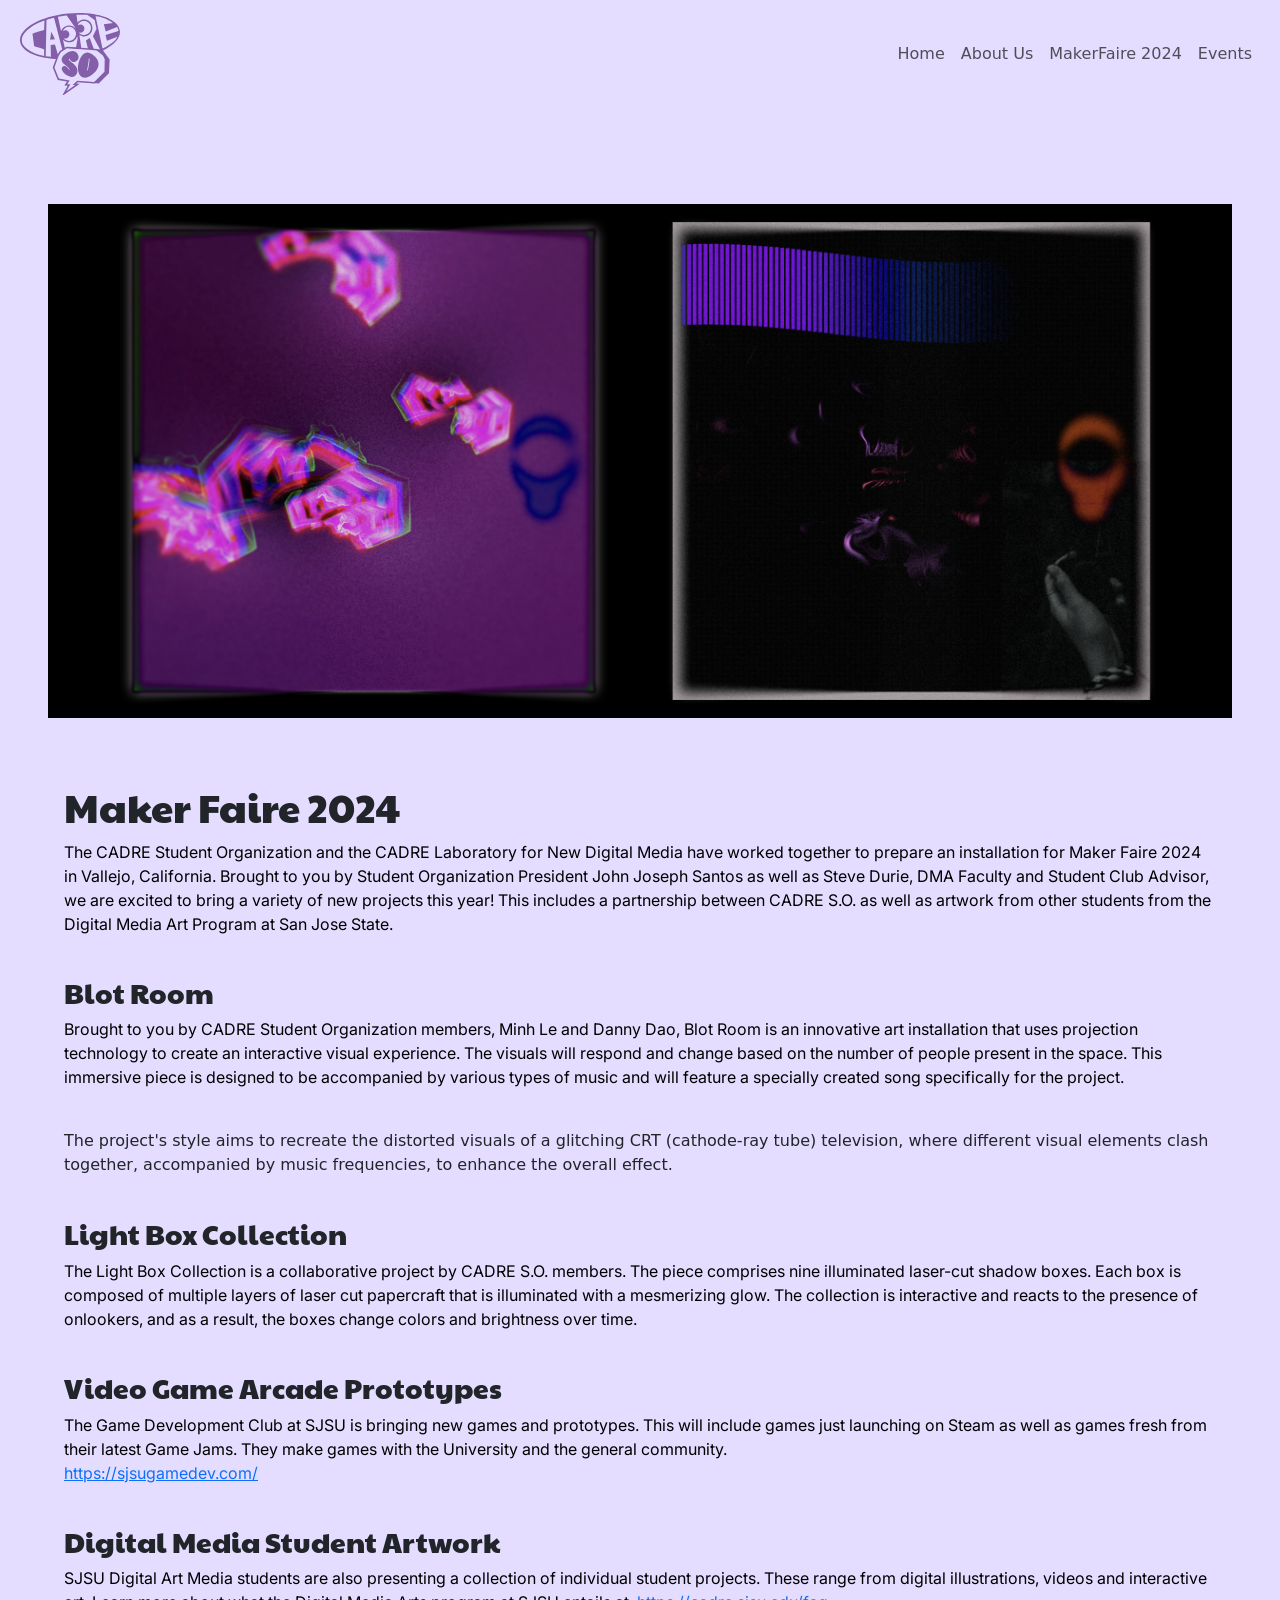
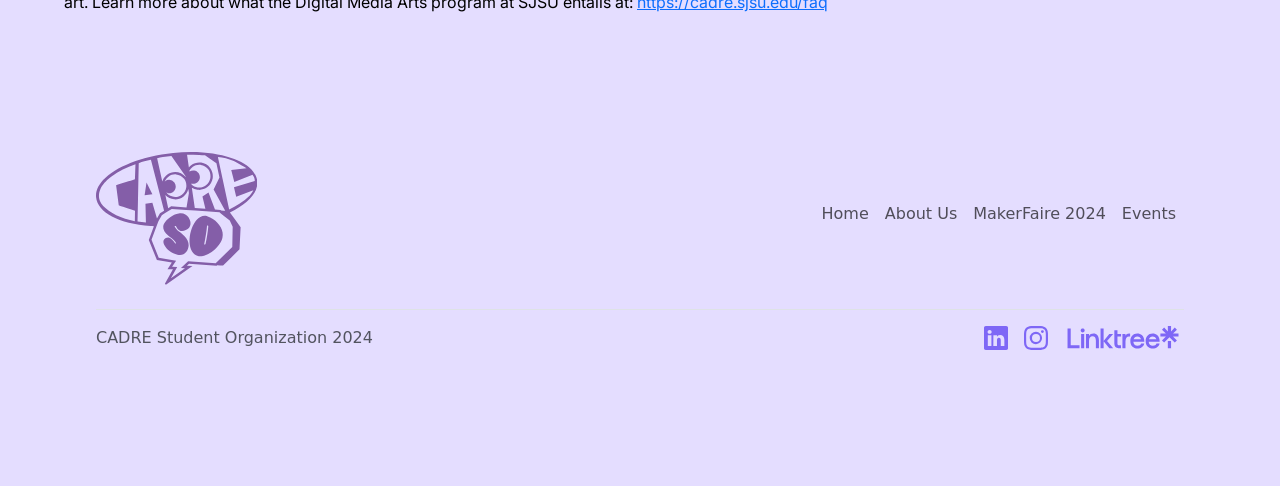
<file: makerfaire2024.html>
<!DOCTYPE html>
<html lang="en">

<head>
    <title>Cadre Landing Page</title>


    <!-- Latest compiled and minified CSS -->
    <meta name="viewport" content="width=device-width, initial-scale=1">
    <link href="https://cdn.jsdelivr.net/npm/bootstrap@5.3.0/dist/css/bootstrap.min.css" rel="stylesheet">
    <script src="https://cdn.jsdelivr.net/npm/bootstrap@5.3.0/dist/js/bootstrap.bundle.min.js"></script>
    <link rel="stylesheet" href="https://maxcdn.bootstrapcdn.com/font-awesome/4.7.0/css/font-awesome.min.css">
    <link rel="stylesheet" href="styles.css">

    <script>
        var collapseElementList = [].slice.call(document.querySelectorAll('.collapse'))
        var collapseList = collapseElementList.map(function (collapseEl) {
            collapseEl.addEventListener('hidden.bs.collapse', function () {
                let children = this.querySelectorAll('.collapse.show');
                children.forEach((c) => {
                    var collapse = bootstrap.Collapse.getInstance(c)
                    collapse.hide()
                })
            })
        })
    </script>

</head>


<body>

    <nav class="navbar navbar-expand-sm navbar-light p-2">
        <div class="container-xxl navbar-width">
            <a class="navbar-brand" href="./index.html" width="100px">
              
                <svg xmlns="http://www.w3.org/2000/svg" id="Layer_2" data-name="Layer 2" viewBox="0 0 272.1 223.89"
                    width="100px">
                    <defs>
                        <style>
                        </style>
                    </defs>
                    <g id="Layer_1-2" data-name="Layer 1">
                        <g>
                            <polygon class="cls-1" points="82.01 73.12 95.09 71.14 85.21 51.27 82.01 73.12" />
                            <path id="logo" class="cls-1"
                                d="m271.99,49.34c-2.44-25.53-38.54-44.61-91.98-48.6-16-1.19-32.75-.94-49.8.75C55.26,8.93-3.1,42.49.13,76.31c2.44,25.53,38.54,44.61,91.98,48.6h0c1.82.14,3.68.19,5.52.28l-8.57,23.05,13.65,34.1,25.2,4.16-7.33,11.09,9.24.25-13.63,24.43,1.76,1.62,44.77-31.39-9.44-.46,3.63-3.52,46.46,3.51,1.08-1.06c3.3.22,6.61.44,9.91.66,9.23-9.15,18.46-18.3,27.69-27.45.63-12.44,1.25-24.88,1.88-37.32-6.02-8.26-12.05-16.52-18.07-24.78,29.8-14.31,47.95-33.48,46.11-52.74h.02ZM174.07,5.09c3.22.16,6.5.36,9.75.6l19.29,13.4,5.1,24-9.85,20.05,19.56,35.97c-2.25-.15-4.51-.3-6.76-.45l-1.28-1.03-9.21-.67-10.88-28.68-10.24,6.57,4.97,20.93-17.88-1.29-4.99-34.39c2.78,1.84,5.93,3.08,9.32,3.56.51.07,1.02.13,1.53.17,5.53.41,10.95-1.19,15.43-4.6,10.09-7.67,12.13-22.2,4.55-32.39-3.67-4.93-9.02-8.12-15.07-8.98-6.03-.86-12.07.71-16.96,4.43-1.43,1.08-2.67,2.32-3.77,3.65l-3.1-21.38c6.82,0,13.7.19,20.49.53h0Zm-1.08,30.45c-1.79-2.41-4.41-3.97-7.37-4.39-2.81-.41-5.58.3-7.9,1.92l-.18-1.26c1.25-2.4,3.02-4.57,5.31-6.31,3.7-2.81,8.18-4.14,12.74-3.8.42.03.85.08,1.27.14,5,.71,9.42,3.35,12.45,7.42h0c6.26,8.42,4.57,20.42-3.77,26.76-4.04,3.07-9,4.37-14.01,3.66-4.13-.59-7.85-2.51-10.74-5.46l-.17-1.16c.6.21,1.2.38,1.84.47.25.04.5.06.75.08,2.7.2,5.35-.58,7.54-2.25,2.39-1.82,3.94-4.46,4.36-7.45s-.33-5.97-2.13-8.38h0Zm-40.76,15.94c-1.79-2.41-4.41-3.97-7.37-4.39-2.97-.42-5.9.35-8.29,2.17-.21.16-.38.37-.58.54,1.24-3.17,3.31-6.06,6.2-8.26,3.81-2.9,8.35-4.12,12.76-3.79,5.25.39,10.3,2.98,13.7,7.55,3.03,4.08,4.31,9.1,3.6,14.16-.71,5.05-3.33,9.53-7.36,12.6-8.27,6.29-20.02,4.67-26.31-3.58.99.46,2.03.83,3.14.99.25.04.5.06.75.08,2.7.2,5.36-.58,7.54-2.25,2.39-1.82,3.94-4.46,4.36-7.45s-.33-5.97-2.13-8.38h0Zm-.4,28.38c5.34.4,10.84-1.08,15.44-4.58,4.24-3.22,7.17-7.73,8.44-12.86l1.01,6.94-4.05,24.12-25.92-1.88-4.95,3.13-4.87-22c4.01,4.28,9.36,6.71,14.9,7.12h0ZM112.85,8.51c4.75-.79,9.58-1.43,14.37-1.9l24.13,34.77c0,.33.02.66.04.98-7.67-9.71-21.7-11.57-31.6-4.03-3.9,2.96-6.58,6.96-7.98,11.32l-8.7-39.28c3.23-.7,6.5-1.32,9.74-1.86Zm-63.71,104.18c-20.87-6.74-38.34-19.01-42.47-29.84-1.36-3.58-1.65-7.26-1.65-7.3-.42-5.7,1.29-10.12,2.01-12,4.25-11.03,16.69-20.54,19.14-22.34,11.89-8.71,25.47-15.67,40.39-20.7l-.91,25.48c-4.35,1.59-9.73,3.15-14.94,4.65-5.57,1.61-11.32,3.27-15.89,5l-.92.35,4.44,33.93.69.26c3.95,1.5,8.97,3.1,13.83,4.65,4.5,1.43,9.14,2.91,12.9,4.3l-.27,17.58c-5.56-.96-11.05-2.31-16.34-4.01h0Zm45.94-27.02l-11.66,1.51.76,31.73-14.14-1.53,2.05-98.57c3.12-1.18,6.31-2.23,9.5-3.13,3.62-1.02,7.33-1.88,11.05-2.55l22.21,86-6.92,4.37-5.1,8.85-7.75-26.69h0Zm130.52,29.96l4.95,10.36-.68,34.11-28.04,27.54-46.45-3.51-12.08,11.7,6.82.33-23.82,16.71,10.66-19.1-8.6-.23,6.73-10.18-29.33-4.84-12.15-30.34,8.45-22.76,2.56-6.88.87-2.35,5.55-9.61,4.92-3.11,6.83-4.32,5.04-3.19,24.14,1.75,15.31,1.11,18.28,1.32,16.78,1.22,5.93.43,2.28,1.82,4.21,3.37,10.83,8.66h.01Zm-1-18.73l-19-88.33c9.14.9,17.75,3.02,25.64,6.31,2.48,1.04,5.72,2.84,11.07,5.82,2.16,1.2,4.65,2.59,7.57,4.19,1.37.75,2.7,1.58,3.98,2.48l-25.78,3.1,5.2,20.09,30.85-12.27c.79,1.16,2.26,3.46,2.91,5.53.49,1.57.69,3.72.77,4.94l-35.11,10.86,3.79,15.84,28.86-10.83c-.53,1-1.11,2.06-1.61,2.86-1.28,2.05-2.72,4.02-4.2,5.76-5.47,5.2-11.42,9.94-17.7,14.08-5.48,3.62-11.28,6.83-17.25,9.57h.01Z" />
                            <path id="logo" class="cls-1"
                                d="m144.61,133.28c2.09.11,4.55-.42,6.9-1.55,4.8-2.14,7.38-5.56,7.84-9.83.17-1.59.07-3.3-.35-5.12-1.27-5.26-4.03-9.37-8.3-11.55-2.96-1.51-6.64-2.1-11.09-1.46-5.26.88-10.25,3.2-14.45,6.14-2.34,1.64-4.42,3.46-6.17,5.35-1.69,1.82-3.06,3.69-4.02,5.49-.45.84-.84,1.67-1.1,2.47-.25.79-.4,1.58-.48,2.38-.49,5.2,2.71,10.52,8.75,15.47,1.73,1.38,3.48,2.5,5.08,3.84,3.49,2.72,6.4,6.06,7.72,8.44.15.46,0,.98-.57.99-.58.12-1.16-.19-1.45-.67-1.34-2.54-6.73-8.86-10.56-9.3-5.5-.5-11.45,4.31-7.14,12.56,3.63,7.37,12.59,14.16,22.14,16.4,11.7,2.74,18.22-5.82,18.92-15.44.84-12.84-12.69-20.88-19.04-25.96-2.4-2.32-3.99-4.92-4.76-7.02.76-.05,1.53-.12,2.3-.18,1.36,3.24,4.63,8.22,9.84,8.56h0Z" />
                            <path id="logo" class="cls-1"
                                d="m197.15,113.21c-2.94-1.96-6.18-3.63-9.66-4.9-.28-.1-.54-.22-.82-.32-6.56-1.37-12.39,1.57-17.08,6.84-1.59,1.79-3.05,3.82-4.36,6.08-11.53,19.93-11.33,55.28,12.67,55.05,15.18-2.29,33.28-18.65,35.41-31.89,2.63-10.41-4.33-22.97-16.17-30.85h.01Zm-7.9,13.6c-.71,8.11-2.32,18.92-4.53,28.57-.07.55-.71.87-1.3.86-.58-.12-1.12-.46-.92-.9,2.02-9.85,3.8-20.78,4.56-28.97.05-.55.1-1.09.15-1.64,0-.44.58-.68,1.16-.59s1.16.63,1.02,1.04c-.05.54-.09,1.08-.14,1.62h0Z" />
                        </g>
                    </g>
                </svg>
            </a>

            <ul class="navbar-nav">
                <li class="nav-item">
                    <a class="nav-link" href="./index.html">Home</a>
                </li>
                <li class="nav-item">
                    <a class="nav-link" href="./aboutus.html">About Us</a>
                </li>
                <!-- <li class="nav-item">
                    <a class="nav-link" href="./subzero.html">SubZERO</a>
                </li> -->
                <li class="nav-item">
                    <a class="nav-link" href="./makerfaire2024.html">MakerFaire 2024</a>
                </li>
                <li class="nav-item">
                    <a class="nav-link" href="./events.html">Events</a>
                </li>
            </ul>
        </div>
    </nav>


    <div class="container-xxl mt-5 p-5 text-body">


        <!-- header -->
        <div class="row body-custom-width">

            <img src="images/maker-faire-2024/blotroom.png"/>

        </div>


        <!--mission-->
        <div class="container-xxl mt-5 p-3 text-body">
            <h1 class="">Maker Faire 2024</h1>
            <p class="" style="margin-top:10px">The CADRE Student Organization and the CADRE Laboratory for New Digital Media 
              have worked together to prepare an installation for Maker Faire 2024 in Vallejo, California. Brought to you by 
              Student Organization President John Joseph Santos as well as Steve Durie, DMA Faculty and Student Club Advisor, 
              we are excited to bring a variety of new projects this year! This includes a partnership between CADRE S.O. 
              as well as artwork from other students from the Digital Media Art Program at San Jose State. 
            </p><br>
            <h3 class="">Blot Room</h3>
            <p>
              Brought to you by CADRE Student Organization members, Minh Le and Danny Dao, Blot Room is an innovative art
              installation that uses projection technology to create an interactive visual experience. The visuals will respond
              and change based on the number of people present in the space. This immersive piece is designed to be accompanied
              by various types of music and will feature a specially created song specifically for the project.
            </p><br>
              The project's style aims to recreate the distorted visuals of a glitching CRT (cathode-ray tube) television,
              where different visual elements clash together, accompanied by music frequencies, to enhance the overall effect.
            </p><br>
              
            <h3 class="">Light Box Collection</h3>
            <p>
              The Light Box Collection is a collaborative project by CADRE S.O. members. The piece comprises nine illuminated
              laser-cut shadow boxes. Each box is composed of multiple layers of laser cut papercraft that is illuminated with
              a mesmerizing glow. The collection is interactive and reacts to the presence of onlookers, and as a result, the
              boxes change colors and brightness over time.
            </p><br>
              
            <h3 class="">Video Game Arcade Prototypes</h3>
            <p>
              The Game Development Club at SJSU is bringing new games and prototypes. This will include games just launching on
              Steam as well as games fresh from their latest Game Jams. They make games with the University and the general community.
              <br><a href="https://sjsugamedev.com/">https://sjsugamedev.com/</a>
            </p><br>
              
              <h3 class="">Digital Media Student Artwork</h3>
              <p>
                SJSU Digital Art Media students are also presenting a collection of individual student projects. These range from digital
                illustrations, videos and interactive art. Learn more about what the Digital Media Arts program at SJSU entails at:
                <a href="https://cadre.sjsu.edu/faq">https://cadre.sjsu.edu/faq</a>
              </p>
              
        </div>


        <!-- values
    <div class="container-xxl mt-5 p-3 text-body">

        <h1 class="">Our Values</h1>

        <div class="container" style="margin-top:10px">
            <div class="row">
                <div class="col-sm-4" style="margin-top:10px">
                    <div class="fakeimg rounded">
                        <p class="font-weight-bold font-italic p-3"> <u>Creativity:</u> </p>
                        <p class="p-3">We value creativity and encourage members to explore the creative potential
                            of Digital Media Art, Design, and Technology.</p>
                    </div>


                </div>
                <div class="col-sm-4" style="margin-top:10px">
                    <div class="fakeimg rounded">
                        <p class="font-weight-bold font-italic p-3"> <u>Learning:</u> </p>
                        <p class="p-3">We value learning and provide opportunities for members to learn about the latest
                            advancements
                            in digital media art and technology.</p>
                    </div>

                </div>

                <div class="col-sm-4" style="margin-top:10px">
                    <div class="fakeimg rounded">
                        <p class="font-weight-bold font-italic p-3"> <u>Community:</u> </p>
                        <p class="p-3">We value community and strive to create a supportive and inclusive
                            environment for our members.
                        </p>
                    </div>
                </div>
            </div>
        </div>

        <div class="container">
            <div class="row">
                <div class="col-sm-4" style="margin-top:10px">
                    <div class="fakeimg rounded">
                        <p class="font-weight-bold font-italic p-3"> <u>Experimentation:</u> </p>
                        <p class="p-3">We value experimentation and encourage members to take risks, explore new ideas,
                            and push the boundaries of digital media art and technology.</p>
                    </div>
                </div>

                <div class="col-sm-4" style="margin-top:10px">
                    <div class="fakeimg rounded">
                        <p class="font-weight-bold font-italic p-3"> <u>Innovation:</u> </p>
                        <p class="p-3">We value innovation and strive to promote the use of new and innovative
                            technology in digital media art.</p>
                    </div>
                </div>

                <div class="col-sm-4" style="margin-top:10px">
                    <div class="fakeimg rounded">
                        <p class="font-weight-bold font-italic p-3"> <u>Collaboration:</u> </p>
                        <p class="p-3">We value collaboration and provide opportunities for members to work together,
                            share ideas, and
                            collaborate on creative projects.</p>
                    </div>
                </div>
            </div>
        </div>
    </div> -->

        <!-- footer -->
        <div class="container-xxl mt-5 p-5 text-body rounded">
            <div class=" row">

                <div class="col-sm-2" style="margin-top:10px">
                    <a class="navbar-brand" href="./index.html">
                      
                        <svg xmlns="http://www.w3.org/2000/svg" id="Layer_2" data-name="Layer 2"
                            viewBox="0 0 272.1 223.89">
                            <defs>
                                <style>
                                </style>
                            </defs>
                            <g id="Layer_1-2" data-name="Layer 1">
                                <g>
                                    <polygon class="cls-1" points="82.01 73.12 95.09 71.14 85.21 51.27 82.01 73.12" />
                                    <path id="logo" class="cls-1"
                                        d="m271.99,49.34c-2.44-25.53-38.54-44.61-91.98-48.6-16-1.19-32.75-.94-49.8.75C55.26,8.93-3.1,42.49.13,76.31c2.44,25.53,38.54,44.61,91.98,48.6h0c1.82.14,3.68.19,5.52.28l-8.57,23.05,13.65,34.1,25.2,4.16-7.33,11.09,9.24.25-13.63,24.43,1.76,1.62,44.77-31.39-9.44-.46,3.63-3.52,46.46,3.51,1.08-1.06c3.3.22,6.61.44,9.91.66,9.23-9.15,18.46-18.3,27.69-27.45.63-12.44,1.25-24.88,1.88-37.32-6.02-8.26-12.05-16.52-18.07-24.78,29.8-14.31,47.95-33.48,46.11-52.74h.02ZM174.07,5.09c3.22.16,6.5.36,9.75.6l19.29,13.4,5.1,24-9.85,20.05,19.56,35.97c-2.25-.15-4.51-.3-6.76-.45l-1.28-1.03-9.21-.67-10.88-28.68-10.24,6.57,4.97,20.93-17.88-1.29-4.99-34.39c2.78,1.84,5.93,3.08,9.32,3.56.51.07,1.02.13,1.53.17,5.53.41,10.95-1.19,15.43-4.6,10.09-7.67,12.13-22.2,4.55-32.39-3.67-4.93-9.02-8.12-15.07-8.98-6.03-.86-12.07.71-16.96,4.43-1.43,1.08-2.67,2.32-3.77,3.65l-3.1-21.38c6.82,0,13.7.19,20.49.53h0Zm-1.08,30.45c-1.79-2.41-4.41-3.97-7.37-4.39-2.81-.41-5.58.3-7.9,1.92l-.18-1.26c1.25-2.4,3.02-4.57,5.31-6.31,3.7-2.81,8.18-4.14,12.74-3.8.42.03.85.08,1.27.14,5,.71,9.42,3.35,12.45,7.42h0c6.26,8.42,4.57,20.42-3.77,26.76-4.04,3.07-9,4.37-14.01,3.66-4.13-.59-7.85-2.51-10.74-5.46l-.17-1.16c.6.21,1.2.38,1.84.47.25.04.5.06.75.08,2.7.2,5.35-.58,7.54-2.25,2.39-1.82,3.94-4.46,4.36-7.45s-.33-5.97-2.13-8.38h0Zm-40.76,15.94c-1.79-2.41-4.41-3.97-7.37-4.39-2.97-.42-5.9.35-8.29,2.17-.21.16-.38.37-.58.54,1.24-3.17,3.31-6.06,6.2-8.26,3.81-2.9,8.35-4.12,12.76-3.79,5.25.39,10.3,2.98,13.7,7.55,3.03,4.08,4.31,9.1,3.6,14.16-.71,5.05-3.33,9.53-7.36,12.6-8.27,6.29-20.02,4.67-26.31-3.58.99.46,2.03.83,3.14.99.25.04.5.06.75.08,2.7.2,5.36-.58,7.54-2.25,2.39-1.82,3.94-4.46,4.36-7.45s-.33-5.97-2.13-8.38h0Zm-.4,28.38c5.34.4,10.84-1.08,15.44-4.58,4.24-3.22,7.17-7.73,8.44-12.86l1.01,6.94-4.05,24.12-25.92-1.88-4.95,3.13-4.87-22c4.01,4.28,9.36,6.71,14.9,7.12h0ZM112.85,8.51c4.75-.79,9.58-1.43,14.37-1.9l24.13,34.77c0,.33.02.66.04.98-7.67-9.71-21.7-11.57-31.6-4.03-3.9,2.96-6.58,6.96-7.98,11.32l-8.7-39.28c3.23-.7,6.5-1.32,9.74-1.86Zm-63.71,104.18c-20.87-6.74-38.34-19.01-42.47-29.84-1.36-3.58-1.65-7.26-1.65-7.3-.42-5.7,1.29-10.12,2.01-12,4.25-11.03,16.69-20.54,19.14-22.34,11.89-8.71,25.47-15.67,40.39-20.7l-.91,25.48c-4.35,1.59-9.73,3.15-14.94,4.65-5.57,1.61-11.32,3.27-15.89,5l-.92.35,4.44,33.93.69.26c3.95,1.5,8.97,3.1,13.83,4.65,4.5,1.43,9.14,2.91,12.9,4.3l-.27,17.58c-5.56-.96-11.05-2.31-16.34-4.01h0Zm45.94-27.02l-11.66,1.51.76,31.73-14.14-1.53,2.05-98.57c3.12-1.18,6.31-2.23,9.5-3.13,3.62-1.02,7.33-1.88,11.05-2.55l22.21,86-6.92,4.37-5.1,8.85-7.75-26.69h0Zm130.52,29.96l4.95,10.36-.68,34.11-28.04,27.54-46.45-3.51-12.08,11.7,6.82.33-23.82,16.71,10.66-19.1-8.6-.23,6.73-10.18-29.33-4.84-12.15-30.34,8.45-22.76,2.56-6.88.87-2.35,5.55-9.61,4.92-3.11,6.83-4.32,5.04-3.19,24.14,1.75,15.31,1.11,18.28,1.32,16.78,1.22,5.93.43,2.28,1.82,4.21,3.37,10.83,8.66h.01Zm-1-18.73l-19-88.33c9.14.9,17.75,3.02,25.64,6.31,2.48,1.04,5.72,2.84,11.07,5.82,2.16,1.2,4.65,2.59,7.57,4.19,1.37.75,2.7,1.58,3.98,2.48l-25.78,3.1,5.2,20.09,30.85-12.27c.79,1.16,2.26,3.46,2.91,5.53.49,1.57.69,3.72.77,4.94l-35.11,10.86,3.79,15.84,28.86-10.83c-.53,1-1.11,2.06-1.61,2.86-1.28,2.05-2.72,4.02-4.2,5.76-5.47,5.2-11.42,9.94-17.7,14.08-5.48,3.62-11.28,6.83-17.25,9.57h.01Z" />
                                    <path id="logo" class="cls-1"
                                        d="m144.61,133.28c2.09.11,4.55-.42,6.9-1.55,4.8-2.14,7.38-5.56,7.84-9.83.17-1.59.07-3.3-.35-5.12-1.27-5.26-4.03-9.37-8.3-11.55-2.96-1.51-6.64-2.1-11.09-1.46-5.26.88-10.25,3.2-14.45,6.14-2.34,1.64-4.42,3.46-6.17,5.35-1.69,1.82-3.06,3.69-4.02,5.49-.45.84-.84,1.67-1.1,2.47-.25.79-.4,1.58-.48,2.38-.49,5.2,2.71,10.52,8.75,15.47,1.73,1.38,3.48,2.5,5.08,3.84,3.49,2.72,6.4,6.06,7.72,8.44.15.46,0,.98-.57.99-.58.12-1.16-.19-1.45-.67-1.34-2.54-6.73-8.86-10.56-9.3-5.5-.5-11.45,4.31-7.14,12.56,3.63,7.37,12.59,14.16,22.14,16.4,11.7,2.74,18.22-5.82,18.92-15.44.84-12.84-12.69-20.88-19.04-25.96-2.4-2.32-3.99-4.92-4.76-7.02.76-.05,1.53-.12,2.3-.18,1.36,3.24,4.63,8.22,9.84,8.56h0Z" />
                                    <path id="logo" class="cls-1"
                                        d="m197.15,113.21c-2.94-1.96-6.18-3.63-9.66-4.9-.28-.1-.54-.22-.82-.32-6.56-1.37-12.39,1.57-17.08,6.84-1.59,1.79-3.05,3.82-4.36,6.08-11.53,19.93-11.33,55.28,12.67,55.05,15.18-2.29,33.28-18.65,35.41-31.89,2.63-10.41-4.33-22.97-16.17-30.85h.01Zm-7.9,13.6c-.71,8.11-2.32,18.92-4.53,28.57-.07.55-.71.87-1.3.86-.58-.12-1.12-.46-.92-.9,2.02-9.85,3.8-20.78,4.56-28.97.05-.55.1-1.09.15-1.64,0-.44.58-.68,1.16-.59s1.16.63,1.02,1.04c-.05.54-.09,1.08-.14,1.62h0Z" />
                                </g>
                            </g>
                        </svg>
                    </a>
                </div>

                <div class="col-sm-10" style="margin: auto;">
                    <nav class="navbar navbar-expand-sm justify-content-end">
                        <ul class="navbar-nav">
                            <li class="nav-item">
                                <a class="nav-link" href="./index.html">Home</a>
                            </li>
                            <li class="nav-item">
                                <a class="nav-link" href="./aboutus.html">About Us</a>
                            </li>
                            <!-- <li class="nav-item">
                                <a class="nav-link" href="./subzero.html">SubZERO</a>
                            </li> -->
                            <li class="nav-item">
                                <a class="nav-link" href="./makerfaire2024.html">MakerFaire 2024</a>
                            </li>
                            <li class="nav-item">
                                <a class="nav-link" href="./events.html">Events</a>
                            </li>
                        </ul>
                    </nav>
                </div>
            </div>
            <footer class="d-flex flex-wrap justify-content-between align-items-center py-3 my-4 border-top">
                <div class="col-md-4 d-flex align-items-center">
                    <span class="mb-3 mb-md-0 text-body-secondary">CADRE Student Organization 2024</span>
                </div>
                <svg xmlns="http://www.w3.org/2000/svg" class="d-none">
                    <symbol id="instagram" viewBox="0 0 16 16">
                        <path
                            d="M8 0C5.829 0 5.556.01 4.703.048 3.85.088 3.269.222 2.76.42a3.917 3.917 0 0 0-1.417.923A3.927 3.927 0 0 0 .42 2.76C.222 3.268.087 3.85.048 4.7.01 5.555 0 5.827 0 8.001c0 2.172.01 2.444.048 3.297.04.852.174 1.433.372 1.942.205.526.478.972.923 1.417.444.445.89.719 1.416.923.51.198 1.09.333 1.942.372C5.555 15.99 5.827 16 8 16s2.444-.01 3.298-.048c.851-.04 1.434-.174 1.943-.372a3.916 3.916 0 0 0 1.416-.923c.445-.445.718-.891.923-1.417.197-.509.332-1.09.372-1.942C15.99 10.445 16 10.173 16 8s-.01-2.445-.048-3.299c-.04-.851-.175-1.433-.372-1.941a3.926 3.926 0 0 0-.923-1.417A3.911 3.911 0 0 0 13.24.42c-.51-.198-1.092-.333-1.943-.372C10.443.01 10.172 0 7.998 0h.003zm-.717 1.442h.718c2.136 0 2.389.007 3.232.046.78.035 1.204.166 1.486.275.373.145.64.319.92.599.28.28.453.546.598.92.11.281.24.705.275 1.485.039.843.047 1.096.047 3.231s-.008 2.389-.047 3.232c-.035.78-.166 1.203-.275 1.485a2.47 2.47 0 0 1-.599.919c-.28.28-.546.453-.92.598-.28.11-.704.24-1.485.276-.843.038-1.096.047-3.232.047s-2.39-.009-3.233-.047c-.78-.036-1.203-.166-1.485-.276a2.478 2.478 0 0 1-.92-.598 2.48 2.48 0 0 1-.6-.92c-.109-.281-.24-.705-.275-1.485-.038-.843-.046-1.096-.046-3.233 0-2.136.008-2.388.046-3.231.036-.78.166-1.204.276-1.486.145-.373.319-.64.599-.92.28-.28.546-.453.92-.598.282-.11.705-.24 1.485-.276.738-.034 1.024-.044 2.515-.045v.002zm4.988 1.328a.96.96 0 1 0 0 1.92.96.96 0 0 0 0-1.92zm-4.27 1.122a4.109 4.109 0 1 0 0 8.217 4.109 4.109 0 0 0 0-8.217zm0 1.441a2.667 2.667 0 1 1 0 5.334 2.667 2.667 0 0 1 0-5.334z">
                        </path>
                    </symbol>
                    <symbol id="linkedin" viewBox="0 0 16 16">
                        <path
                            d="M0 1.146C0 .513.526 0 1.175 0h13.65C15.474 0 16 .513 16 1.146v13.708c0 .633-.526 1.146-1.175 1.146H1.175C.526 16 0 15.487 0 14.854V1.146zm4.943 12.248V6.169H2.542v7.225h2.401zm-1.2-8.212c.837 0 1.358-.554 1.358-1.248-.015-.709-.52-1.248-1.342-1.248-.822 0-1.359.54-1.359 1.248 0 .694.521 1.248 1.327 1.248h.016zm4.908 8.212V9.359c0-.216.016-.432.08-.586.173-.431.568-.878 1.232-.878.869 0 1.216.662 1.216 1.634v3.865h2.401V9.25c0-2.22-1.184-3.252-2.764-3.252-1.274 0-1.845.7-2.165 1.193v.025h-.016a5.54 5.54 0 0 1 .016-.025V6.169h-2.4c.03.678 0 7.225 0 7.225h2.4z" />
                    </symbol>
                    <symbol id="linktree" viewBox="0 0 80 17">
                        <path xmlns="http://www.w3.org/2000/svg"
                            d="M0 1.72687H2.25964V13.6313H8.50582V15.7244H0V1.72687ZM10.7287 1.72687C10.9121 1.72444 11.0941 1.75816 11.2644 1.82609C11.4348 1.89402 11.59 1.99484 11.7214 2.12278C11.8528 2.25073 11.9576 2.4033 12.03 2.57178C12.1024 2.74026 12.1409 2.92135 12.1433 3.1047C12.1433 3.47987 11.9943 3.83967 11.729 4.10496C11.4637 4.37024 11.1039 4.51928 10.7287 4.51928C10.3536 4.51928 9.99375 4.37024 9.72847 4.10496C9.46318 3.83967 9.31415 3.47987 9.31415 3.1047C9.31491 2.92087 9.3523 2.73903 9.42412 2.56981C9.49594 2.40058 9.60076 2.24736 9.73245 2.11909C9.86414 1.99082 10.0201 1.89008 10.1911 1.82273C10.3622 1.75539 10.5449 1.7228 10.7287 1.72687ZM9.62645 5.63991H11.7942V15.7244H9.62645V5.63991ZM13.0618 5.63991H15.2296V7.03612C15.8714 5.97059 16.9737 5.36435 18.425 5.36435C20.7765 5.36435 22.2462 7.20146 22.2462 10.1225V15.7244H20.0784V10.3062C20.0784 8.41395 19.2517 7.34843 17.7587 7.34843C16.1249 7.34843 15.2247 8.46906 15.2247 10.4899V15.7244H13.057L13.0618 5.63991ZM23.3852 1.72687H25.553V10.5817L29.5946 5.63991H32.3135L27.9963 10.692L32.3135 15.7244H29.5946L25.553 10.8022V15.7244H23.3852V1.72687ZM33.1586 3.07408H35.3631V5.64604H37.9351V7.44641H35.3631V12.6442C35.3631 13.3068 35.7673 13.7109 36.3919 13.7109H37.8445V15.7305H36.098C34.2058 15.7305 33.1586 14.6099 33.1586 12.6271V3.07408ZM38.8904 5.64604H41.0582V6.89527C41.5909 5.93998 42.4911 5.37047 43.5934 5.37047C43.8478 5.35888 44.1024 5.38993 44.3466 5.46233V7.48315C44.0813 7.42486 43.8097 7.40017 43.5383 7.40966C41.94 7.40966 41.0582 8.75688 41.0582 11.0655V15.7305H38.8904V5.64604ZM49.4158 5.37047C51.804 5.37047 54.3944 6.82179 54.3944 10.9185V11.2125H46.6234C46.79 13.0116 47.8359 14.0037 49.5811 14.0037C50.8304 14.0037 51.8959 13.3239 52.1347 12.3882H54.3393C54.1188 14.4078 52.0245 16.0061 49.5811 16.0061C46.4581 16.0061 44.4936 13.9669 44.4936 10.6797C44.4936 7.75259 46.3858 5.36435 49.4158 5.36435V5.37047ZM52.0796 9.41211C51.7673 8.16288 50.7936 7.37292 49.4158 7.37292C48.0931 7.37292 47.1574 8.18125 46.79 9.41211H52.0796ZM60.2731 5.37047C62.6614 5.37047 65.2517 6.82179 65.2517 10.9185V11.2125H57.4807C57.646 13.0116 58.6932 14.0037 60.4385 14.0037C61.6877 14.0037 62.7532 13.3239 62.992 12.3882H65.1966C64.9761 14.4078 62.8818 16.0061 60.4385 16.0061C57.3154 16.0061 55.3497 13.9669 55.3497 10.6797C55.3497 7.75259 57.2419 5.36435 60.2731 5.36435V5.37047ZM62.9369 9.41211C62.6246 8.16288 61.651 7.37292 60.2731 7.37292C58.9504 7.37292 58.0135 8.18125 57.646 9.41211H62.9369Z" />
                        <path xmlns="http://www.w3.org/2000/svg"
                            d="M65.7852 5.33374H69.6615L66.9058 2.70668L68.4306 1.13901L71.0577 3.83956V0H73.3357V3.83956L75.9627 1.14513L77.4863 2.70668L74.7319 5.32762H78.607V7.49541H74.7098L77.4827 10.1898L75.9627 11.7208L72.1967 7.93631L68.4306 11.7208L66.9058 10.196L69.6798 7.50153H65.7852V5.33374ZM71.0515 10.6062H73.3296V15.7502H71.0515V10.6062Z" />
                    </symbol>
                </svg>
                <ul class="nav col-md-4 justify-content-end list-unstyled d-flex">
                    <li class="ms-3"><a class="text-body-secondary" href="https://www.linkedin.com/company/cadre-so/"
                            target="_blank"><svg class="bi" width="24" height="24">
                                <use xlink:href="#linkedin"></use>
                            </svg></a></li>
                    <li class="ms-3"><a class="text-body-secondary" href="https://www.instagram.com/cadre.so/"
                            target="_blank"><svg class="bi" width="24" height="24">
                                <use xlink:href="#instagram"></use>
                            </svg></a></li>
                    <li class="ms-3"><a class="text-body-secondary"
                            href="https://linktr.ee/cadre.so?utm_source=linktree_admin_share" target="_blank"><svg
                                class="bi" width="120" height="24">
                                <use xlink:href="#linktree"></use>
                            </svg></a></li>
                </ul>
            </footer>
        </div>


</body>

</html>
</file>
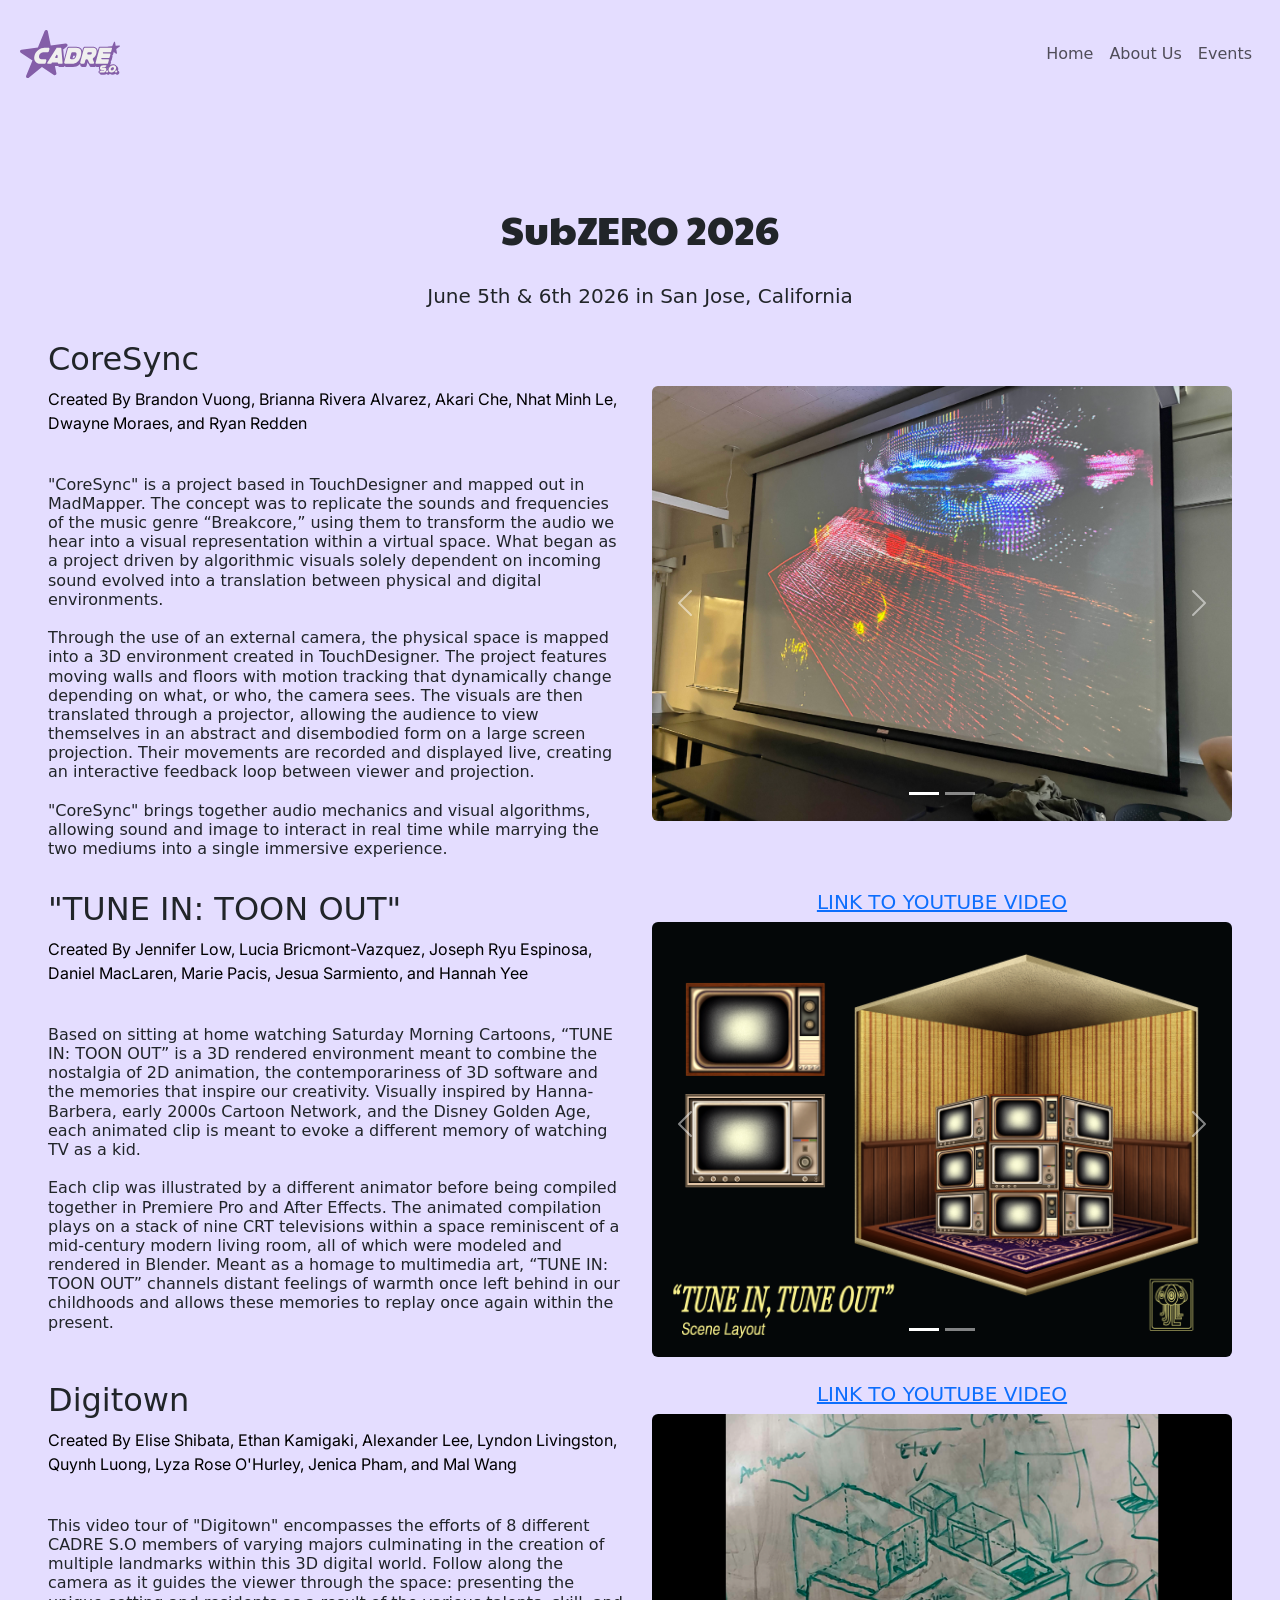
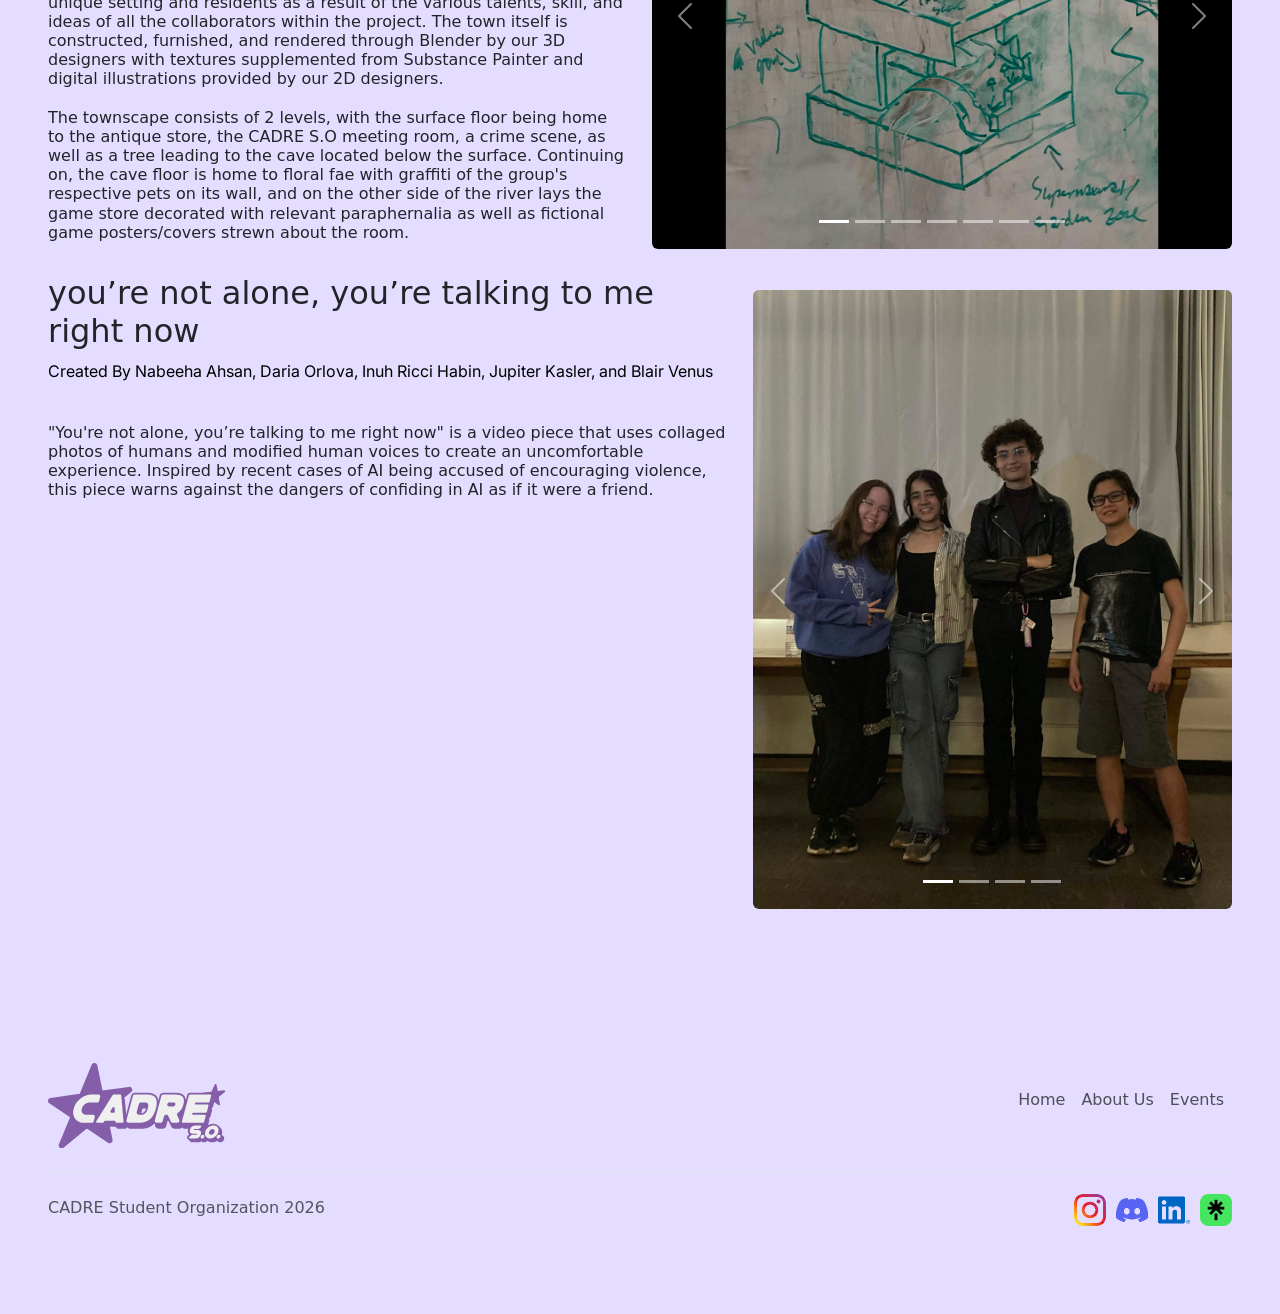
<file: sb26.html>
<!DOCTYPE html>
<html lang="en">

<head>

    <title>SubZERO 2026</title>

    <!-- Latest compiled and minified CSS -->
    <meta name="viewport" content="width=device-width, initial-scale=1">
    <link href="https://cdn.jsdelivr.net/npm/bootstrap@5.3.0/dist/css/bootstrap.min.css" rel="stylesheet">
    <script src="https://cdn.jsdelivr.net/npm/bootstrap@5.3.0/dist/js/bootstrap.bundle.min.js"></script>
    <link rel="stylesheet" href="https://maxcdn.bootstrapcdn.com/font-awesome/4.7.0/css/font-awesome.min.css">
    <link rel="stylesheet" href="styles.css">
    <script>
        var collapseElementList = [].slice.call(document.querySelectorAll('.collapse'))
        var collapseList = collapseElementList.map(function (collapseEl) {
            collapseEl.addEventListener('hidden.bs.collapse', function () {
                let children = this.querySelectorAll('.collapse.show');
                children.forEach((c) => {
                    var collapse = bootstrap.Collapse.getInstance(c)
                    collapse.hide()
                })
            })
        })
    </script>

    <!-- <style>
        head {
            background-color: #64499E;
        }

        /* body {
            background-color: #ffffff;
        } */

        p {
            color: #000000;
        }
    </style> -->

    <link rel="icon" type="image/png" href="images/smaller_cadre_logo.png">
</head>


<body>

    <nav class="navbar navbar-expand-sm navbar-light p-2">
        <div class="container-xxl navbar-width">
            <a class="navbar-brand" href="./index.html" width="100px">
                <!--<div class="img-wrapper">
                <img src="cadreso-2024-logo.png"/>
              </div>-->
                <svg xmlns="http://www.w3.org/2000/svg" id="Layer_2" data-name="Layer 2" viewBox="0 0 1323.04 637.29"
                    width="100px">
                    <defs>
                        <style>
                            <!-- .cls-1 {
                            fill: #845ea8;
                            }
                            -->
                            .cls-2
                            {
                            fill:
                            #f0efef;
                            }
                        </style>
                    </defs>
                    <g id="Layer_1-2" data-name="Layer 1">
                        <g>
                            <path id="logo" class="cls-1"
                                d="M1257.83,162.16l8.13,47.12,48.97-5.36c7.33-.8,11.09,8.53,5.25,13.04l-46.68,35.99,9.16,53.08c1.11,6.44-6.14,10.98-11.45,7.17l-39.28-28.21-44.22,34.09c-6.01,4.64-14.23-1.85-11.11-8.77l22.1-49.17-38.29-27.49c-5.44-3.9-3.19-12.46,3.46-13.18l55.86-6.11,24.24-53.93c2.95-6.57,12.63-5.35,13.85,1.75Z" />
                            <path id="logo" class="cls-1"
                                d="M367.97,17.62l38.63,188.39,197.07-27.83c22.05-3.12,34.29,24.71,17.08,38.86l-181.33,149.07,42.29,206.28c3.96,19.33-17.51,33.73-33.89,22.73l-157.94-106.08-174.07,143.1c-17.71,14.56-43.12-4.24-34.38-25.43l83.21-201.79L9.77,300.89c-16.78-11.27-10.81-37.3,9.21-40.13l217.8-30.76L326,13.65c8.29-20.11,37.61-17.33,41.98,3.98Z" />
                            <path id="logo" class="cls-1"
                                d="M1006.4,459.36c-6.4,0-12.31-2.91-16.2-7.99-.82-1.07-1.52-2.19-2.11-3.37-5.27,7.14-13.56,11.36-22.52,11.36h-35.02c-11,0-21.02-6.48-25.53-16.51l-19.23-42.74c-.37-.83-1.2-1.36-2.1-1.36h-3.27c-1.04,0-1.96.7-2.23,1.71l-10.2,38.14c-3.27,12.23-14.39,20.76-27.05,20.76h-29.23c-8.77,0-16.87-3.99-22.21-10.95-5.34-6.96-7.1-15.81-4.83-24.29l4.32-16.15c-5.83,8.19-12.25,15.41-19.26,21.63-22.23,19.75-50.44,29.76-83.84,29.76h-86.05c-8.84,0-17-4.02-22.38-11.03-.7-.92-1.34-1.86-1.92-2.84-.93,2.59-2.36,5.01-4.26,7.08-3.95,4.32-9.57,6.8-15.42,6.8h-44.21c-9.48,0-17.59-6.37-20.1-15.15h-62.05l-3,5c-3.76,6.26-10.62,10.15-17.93,10.15h-41.51c-7.6,0-14.6-4.13-18.28-10.77-.09-.16-.17-.31-.25-.47-4.88,6.89-12.91,11.24-21.71,11.24h-57.63c-33.48,0-59.41-12.22-77.04-36.32-17.5-23.91-21.85-52.82-12.95-85.93,8.46-31.87,27.14-59.39,55.52-81.76,28.47-22.44,59.18-33.82,91.3-33.82h50.27c8.33,0,16.02,3.79,21.1,10.4,5.07,6.61,6.75,15.02,4.6,23.07l-8.86,33.11c-3.11,11.61-13.67,19.73-25.7,19.73h-57.63c-9.64,0-18.71,3.46-27.73,10.57-9.11,7.19-14.81,15.48-17.44,25.35,0,.03-.02.06-.03.09-3.15,11.48-.03,17.56,2.59,21.13,2.54,3.47,7.2,8.08,18.2,8.08h50.27c8.33,0,16.02,3.79,21.1,10.4,5.07,6.61,6.75,15.02,4.6,23.07l-.75,2.81,111.24-177.99c3.85-6.15,10.47-9.83,17.73-9.83h48.77c10.9,0,19.85,8.19,20.82,19.05l15.63,175.03,46.38-173.17c3.3-12.31,14.5-20.91,27.25-20.91h94.28c31.53,0,54.44,9.01,68.09,26.79,6.46,8.41,10.73,18.7,12.73,30.68l9.83-36.72c3.27-12.22,14.39-20.75,27.05-20.75h94.44c28.9,0,49.58,7.84,61.45,23.32,7.4,9.65,11.11,21.94,11.1,36.73l12.03-44.91c2.39-8.91,10.5-15.14,19.73-15.14h151c6.4,0,12.3,2.91,16.2,7.99,3.9,5.08,5.18,11.53,3.53,17.71l-12.16,45.46c-1.6,6-5.8,10.78-11.18,13.26,3.51,4.97,4.62,11.13,3.04,17.04l-12.16,45.46c-1.6,6-5.8,10.78-11.18,13.26,3.51,4.97,4.62,11.13,3.03,17.04l-12.16,45.46c-2.39,8.92-10.5,15.14-19.73,15.14h-151ZM1010.35,345.29c-8.58,15.88-19.88,28.33-33.79,37.19-.98.62-1.35,1.84-.88,2.89l14.96,33.46,19.7-73.55ZM692.82,307.83c-1.14,0-2.14.77-2.43,1.86l-16.15,60.2c-.27.99.09,1.73.43,2.18.34.45.97.98,2,.98h25.43c5.06,0,20.47,0,30.18-35.96,5.45-20.46,2.01-26.34,1.26-27.31-1.24-1.62-4.52-1.96-7.05-1.96h-33.68ZM485.34,357.9l-.38-5.88-3.53,5.88h3.91ZM904.79,307.83c-1.04,0-1.96.7-2.23,1.71-.25.91.08,1.59.4,2,.32.41.89.9,1.83.9h25.67c3.62,0,5.28-.73,6.54-4.62h-32.21Z" />
                            <path id="logo" class="cls-1"
                                d="M1020.52,491.21c-6.4,0-12.31-2.91-16.2-7.99-.82-1.07-1.52-2.19-2.11-3.37-5.27,7.14-13.56,11.36-22.52,11.36h-35.02c-11,0-21.02-6.48-25.53-16.51l-19.23-42.74c-.37-.83-1.2-1.36-2.1-1.36h-3.27c-1.04,0-1.96.7-2.23,1.71l-10.2,38.14c-3.27,12.23-14.39,20.76-27.05,20.76h-29.23c-8.77,0-16.87-3.99-22.21-10.95-5.34-6.96-7.1-15.81-4.83-24.29l4.32-16.15c-5.83,8.19-12.25,15.41-19.26,21.63-22.23,19.75-50.44,29.76-83.84,29.76h-86.05c-8.84,0-17-4.02-22.38-11.03-.7-.92-1.34-1.86-1.92-2.84-.93,2.59-2.36,5.01-4.26,7.08-3.95,4.32-9.57,6.8-15.42,6.8h-44.21c-9.48,0-17.59-6.37-20.1-15.15h-62.05l-3,5c-3.76,6.26-10.62,10.15-17.93,10.15h-41.51c-7.6,0-14.6-4.13-18.28-10.77-.09-.16-.17-.31-.25-.47-4.88,6.89-12.91,11.24-21.71,11.24h-57.63c-33.48,0-59.41-12.22-77.04-36.32-17.5-23.91-21.85-52.82-12.95-85.93,8.46-31.87,27.14-59.39,55.52-81.76,28.47-22.44,59.18-33.82,91.3-33.82h50.27c8.33,0,16.02,3.79,21.1,10.4,5.07,6.61,6.75,15.02,4.6,23.07l-8.86,33.11c-3.11,11.61-13.67,19.73-25.7,19.73h-57.63c-9.64,0-18.71,3.46-27.73,10.57-9.11,7.19-14.81,15.48-17.44,25.35,0,.03-.02.06-.03.09-3.15,11.48-.03,17.56,2.59,21.13,2.54,3.47,7.2,8.08,18.2,8.08h50.27c8.33,0,16.02,3.79,21.1,10.4,5.07,6.61,6.75,15.02,4.6,23.07l-.75,2.81,111.24-177.99c3.85-6.15,10.47-9.83,17.73-9.83h48.77c10.9,0,19.85,8.19,20.82,19.05l15.63,175.03,46.38-173.17c3.3-12.31,14.5-20.91,27.25-20.91h94.28c31.53,0,54.44,9.01,68.09,26.79,6.46,8.41,10.73,18.7,12.73,30.68l9.83-36.72c3.27-12.22,14.39-20.75,27.05-20.75h94.44c28.9,0,49.58,7.84,61.45,23.32,7.4,9.65,11.11,21.94,11.1,36.73l12.03-44.91c2.39-8.91,10.5-15.14,19.73-15.14h151c6.4,0,12.3,2.91,16.2,7.99,3.9,5.08,5.18,11.53,3.53,17.71l-12.16,45.46c-1.6,6-5.8,10.78-11.18,13.26,3.51,4.97,4.62,11.13,3.04,17.04l-12.16,45.46c-1.6,6-5.8,10.78-11.18,13.26,3.51,4.97,4.62,11.13,3.03,17.04l-12.16,45.46c-2.39,8.92-10.5,15.14-19.73,15.14h-151ZM1024.46,377.13c-8.58,15.88-19.88,28.33-33.79,37.19-.98.62-1.35,1.84-.88,2.89l14.96,33.46,19.7-73.55ZM706.94,339.68c-1.14,0-2.14.77-2.43,1.86l-16.15,60.2c-.27.99.09,1.73.43,2.18.34.45.97.98,2,.98h25.43c5.06,0,20.47,0,30.18-35.96,5.45-20.46,2.01-26.34,1.26-27.31-1.24-1.62-4.52-1.96-7.05-1.96h-33.68ZM499.45,389.75l-.38-5.88-3.53,5.88h3.91ZM918.9,339.68c-1.04,0-1.96.7-2.23,1.71-.25.91.08,1.59.4,2,.32.41.89.9,1.83.9h25.67c3.62,0,5.28-.73,6.54-4.62h-32.21Z" />
                            <path id="logo" class="cls-2"
                                d="M326,234.37h50.27c9.04,0,15.62,8.57,13.29,17.31l-8.86,33.11c-1.61,6.02-7.06,10.2-13.29,10.2h-57.63c-12.53,0-24.42,4.45-35.69,13.33-11.27,8.89-18.56,19.6-21.9,32.13-3.44,12.53-1.89,23.24,4.62,32.12,6.52,8.89,16.04,13.33,28.56,13.33h50.27c9.04,0,15.62,8.57,13.29,17.31l-8.86,33.11c-1.61,6.02-7.06,10.2-13.29,10.2h-57.63c-29.3,0-51.52-10.35-66.67-31.06-15.15-20.71-18.79-45.71-10.91-75.01,7.78-29.3,24.8-54.3,51.07-75.01,26.26-20.71,54.04-31.06,83.34-31.06ZM419.87,435.28l-4.4,7.33c-1.46,2.43-4.08,3.91-6.91,3.91h-41.51c-6.33,0-10.19-6.96-6.83-12.33l122.52-196.03c1.47-2.36,4.06-3.79,6.83-3.79h48.77c4.17,0,7.66,3.19,8.03,7.34l17.5,196.03c.42,4.72-3.29,8.78-8.03,8.78h-44.21c-4.26,0-7.79-3.32-8.04-7.58h0c-.26-4.26-3.78-7.58-8.04-7.58h-68.77c-2.83,0-5.45,1.49-6.91,3.91ZM498.49,362.17l-1.71-26.28c-.51-7.89-10.89-10.4-14.95-3.62l-15.77,26.28c-3.22,5.37.65,12.21,6.91,12.21h17.47c4.66,0,8.34-3.94,8.04-8.58ZM584.99,427.18l48.6-181.42c1.8-6.72,7.89-11.39,14.84-11.39h94.28c60.61,0,81.47,35.36,62.58,106.07-18.99,70.72-58.79,106.07-119.41,106.07h-86.05c-10.1,0-17.45-9.58-14.84-19.34ZM677.98,306.36l-16.15,60.2c-2.62,9.76,4.73,19.34,14.84,19.34h25.43c20.2,0,34.4-15.15,42.58-45.46,8.08-30.31,2.02-45.46-18.18-45.46h-33.68c-6.95,0-13.04,4.67-14.84,11.38ZM883.69,385.9h-3.27c-6.86,0-12.87,4.61-14.64,11.24l-10.2,38.14c-1.77,6.63-7.78,11.24-14.64,11.24h-29.23c-9.96,0-17.21-9.45-14.64-19.07l48.71-181.84c1.77-6.63,7.78-11.23,14.64-11.23h94.44c50.51,0,69,25.26,55.46,75.77-7.67,28.62-21.22,49.12-40.66,61.51-6.34,4.04-8.77,12.1-5.7,18.97l15.46,34.56c4.48,10.02-2.85,21.34-13.83,21.34h-35.02c-5.96,0-11.37-3.5-13.82-8.93l-19.23-42.74c-2.45-5.44-7.86-8.93-13.82-8.93ZM890.16,306.19h0c-2.6,9.63,4.65,19.1,14.63,19.1h25.67c10.1,0,16.52-5.05,19.24-15.15,2.73-10.1-.96-15.15-11.06-15.15h-33.86c-6.85,0-12.84,4.59-14.63,11.2ZM1217.49,243.91l-12.16,45.46c-.89,3.31-3.89,5.62-7.32,5.62h-94.45c-3.42,0-6.42,2.3-7.31,5.6h0c-1.3,4.82,2.33,9.55,7.31,9.55h86.31c4.98,0,8.61,4.72,7.32,9.53l-12.16,45.46c-.89,3.31-3.89,5.62-7.32,5.62h-94.45c-3.42,0-6.42,2.3-7.31,5.6h0c-1.3,4.82,2.33,9.55,7.31,9.55h86.31c4.98,0,8.61,4.72,7.32,9.53l-12.16,45.46c-.89,3.31-3.89,5.62-7.32,5.62h-151c-4.98,0-8.61-4.73-7.32-9.54l52.77-196.99c.89-3.31,3.89-5.62,7.32-5.62h151c4.98,0,8.61,4.72,7.32,9.53Z" />
                            <path id="logo" class="cls-1"
                                d="M1267.39,575.98c-7.93,0-14.72-3.31-19.14-9.32-.62-.85-1.18-1.72-1.67-2.63-12.33,7.93-25.47,11.95-39.17,11.95s-25.81-4.3-34.79-12.54c-1.62,2.06-3.53,3.96-5.71,5.69-5.75,4.54-12.11,6.85-18.92,6.85-7.7,0-14.33-3.12-18.75-8.81-9.07,5.85-20.35,8.81-33.56,8.81h-37.19c-8.87,0-16.47-5.41-19.38-13.79-2.91-8.38-.29-17.34,6.67-22.83l8.54-6.74c-1.82-1.46-3.43-3.12-4.84-4.96-6.58-8.58-7.98-20.16-4.15-34.4,3.53-13.24,10.21-23.48,19.84-30.42,9.39-6.77,21.42-10.2,35.74-10.2h33.7c8.87,0,16.47,5.41,19.38,13.79,2.91,8.38.29,17.34-6.67,22.83l-6.78,5.35c2.6,1.78,4.85,3.9,6.73,6.34,4.48,5.83,6.55,13.04,6.19,21.51.66-.04,1.32-.07,1.99-.07.59,0,1.18.02,1.76.06.34-3.71,1.03-7.54,2.09-11.47,4.28-16.13,13.69-30.03,27.96-41.27,14.35-11.32,29.94-17.06,46.31-17.06,17.5,0,31.69,6.76,41.05,19.56,9.35,12.77,11.75,28.05,7.14,45.41-.48,1.79-1.03,3.56-1.64,5.3,5.65,1.15,10.47,4.17,13.87,8.8,3.03,4.12,6.1,11.07,3.53,20.77-.01.05-.03.1-.04.14-1.81,6.52-5.57,12.08-11.18,16.51-5.75,4.55-12.12,6.85-18.92,6.85ZM1226.1,506.23c-1.8,0-4.63.35-8.47,3.38-3.01,2.38-4.8,4.92-5.62,8.01,0,.03-.02.06-.03.09-.73,2.66-.17,3.43.1,3.79.29.4.65.89,2.79.89,1.8,0,4.63-.35,8.47-3.38,3.03-2.39,4.84-4.95,5.7-8.05.7-2.67.12-3.46-.16-3.84-.29-.39-.65-.89-2.79-.89Z" />
                            <path id="logo" class="cls-1"
                                d="M1283.94,592.17c-7.93,0-14.72-3.31-19.14-9.32-.62-.85-1.18-1.72-1.67-2.63-12.33,7.93-25.47,11.95-39.17,11.95s-25.81-4.3-34.79-12.54c-1.62,2.06-3.53,3.96-5.71,5.69-5.75,4.54-12.11,6.85-18.92,6.85-7.7,0-14.33-3.12-18.75-8.81-9.07,5.85-20.35,8.81-33.56,8.81h-37.19c-8.87,0-16.47-5.41-19.38-13.79-2.91-8.38-.29-17.34,6.67-22.83l8.54-6.74c-1.82-1.46-3.43-3.12-4.84-4.96-6.58-8.58-7.98-20.16-4.15-34.4,3.53-13.24,10.21-23.48,19.84-30.42,9.39-6.77,21.42-10.2,35.74-10.2h33.7c8.87,0,16.47,5.41,19.38,13.79,2.91,8.38.29,17.34-6.67,22.83l-6.78,5.35c2.6,1.78,4.85,3.9,6.73,6.34,4.48,5.83,6.55,13.04,6.19,21.51.66-.04,1.32-.07,1.99-.07.59,0,1.18.02,1.76.06.34-3.71,1.03-7.54,2.09-11.47,4.28-16.13,13.69-30.03,27.96-41.27,14.35-11.32,29.94-17.06,46.31-17.06,17.5,0,31.69,6.76,41.05,19.56,9.35,12.77,11.75,28.05,7.14,45.41-.48,1.79-1.03,3.56-1.64,5.3,5.65,1.15,10.47,4.17,13.87,8.8,3.03,4.12,6.1,11.07,3.53,20.77-.01.05-.03.1-.04.14-1.81,6.52-5.57,12.08-11.18,16.51-5.75,4.55-12.12,6.85-18.92,6.85ZM1242.65,522.43c-1.8,0-4.63.35-8.47,3.38-3.01,2.38-4.8,4.92-5.62,8.01,0,.03-.02.06-.03.09-.73,2.66-.17,3.43.1,3.79.29.4.65.89,2.79.89,1.8,0,4.63-.35,8.47-3.38,3.03-2.39,4.84-4.95,5.7-8.05.7-2.67.12-3.46-.16-3.84-.29-.39-.65-.89-2.79-.89Z" />
                            <path id="logo" class="cls-2"
                                d="M1085.72,528.26c-23.25,0-32.04-10.55-26.36-31.66,5.53-20.74,19.92-31.11,43.17-31.11h33.7c7.27,0,10.46,9.18,4.75,13.68l-15.93,12.57c-1.35,1.07-3.03,1.65-4.75,1.65h-25.24c-4.65,0-7.25,1.07-7.81,3.21-.7,2.51,1.28,3.77,5.93,3.77h20.92c23.25,0,32.11,10.37,26.57,31.11-5.67,21.11-20.13,31.66-43.38,31.66h-37.19c-7.27,0-10.46-9.18-4.75-13.68l15.93-12.57c1.35-1.07,3.03-1.65,4.75-1.65h28.73c4.65,0,7.32-1.26,8.02-3.77.56-2.14-1.49-3.21-6.14-3.21h-20.92ZM1149.61,563.13c-3.86,0-6.79-1.36-8.79-4.08-2-2.72-2.47-6.01-1.4-9.87,1.02-3.86,3.25-7.15,6.7-9.87,3.44-2.72,7.09-4.08,10.95-4.08s6.79,1.36,8.79,4.08c2,2.72,2.49,6.01,1.46,9.87-1.07,3.86-3.32,7.15-6.77,9.87-3.44,2.72-7.09,4.08-10.95,4.08ZM1209.03,563.13c-13.48,0-23.71-4.77-30.69-14.3-6.97-9.53-8.65-21.04-5.02-34.52,3.58-13.48,11.41-24.99,23.5-34.52,12.09-9.53,24.88-14.3,38.36-14.3s23.71,4.77,30.69,14.3c6.97,9.53,8.67,21.04,5.09,34.52-3.63,13.49-11.49,24.99-23.57,34.52-12.09,9.53-24.88,14.3-38.36,14.3ZM1232.92,529.09c5.18-4.09,8.57-9.02,10.15-14.79,1.53-5.76.8-10.69-2.2-14.79-3-4.09-7.38-6.14-13.15-6.14s-11.24,2.05-16.43,6.14c-5.18,4.09-8.54,9.02-10.08,14.79-1.58,5.77-.87,10.7,2.13,14.79,3,4.09,7.38,6.14,13.15,6.14s11.24-2.05,16.43-6.14ZM1269.01,563.13c-3.86,0-6.79-1.36-8.79-4.08-2-2.72-2.46-6.01-1.39-9.87,1.02-3.86,3.25-7.15,6.7-9.87,3.44-2.72,7.09-4.08,10.95-4.08s6.79,1.36,8.79,4.08c2,2.72,2.49,6.01,1.46,9.87-1.07,3.86-3.32,7.15-6.76,9.87-3.44,2.72-7.09,4.08-10.95,4.08Z" />
                        </g>
                    </g>

                </svg>

                <svg xmlns="http://www.w3.org/2000/svg" id="Layer_2" data-name="Layer 2" viewBox="0 0 272.1 223.89"
                    width="100px">
                    <!-- <defs>
                        <style>
                        </style>
                    </defs>
                    <g id="Layer_1-2" data-name="Layer 1">
                        <g>
                            <polygon class="cls-1" points="82.01 73.12 95.09 71.14 85.21 51.27 82.01 73.12" />
                            <path id="logo" class="cls-1"
                                d="m271.99,49.34c-2.44-25.53-38.54-44.61-91.98-48.6-16-1.19-32.75-.94-49.8.75C55.26,8.93-3.1,42.49.13,76.31c2.44,25.53,38.54,44.61,91.98,48.6h0c1.82.14,3.68.19,5.52.28l-8.57,23.05,13.65,34.1,25.2,4.16-7.33,11.09,9.24.25-13.63,24.43,1.76,1.62,44.77-31.39-9.44-.46,3.63-3.52,46.46,3.51,1.08-1.06c3.3.22,6.61.44,9.91.66,9.23-9.15,18.46-18.3,27.69-27.45.63-12.44,1.25-24.88,1.88-37.32-6.02-8.26-12.05-16.52-18.07-24.78,29.8-14.31,47.95-33.48,46.11-52.74h.02ZM174.07,5.09c3.22.16,6.5.36,9.75.6l19.29,13.4,5.1,24-9.85,20.05,19.56,35.97c-2.25-.15-4.51-.3-6.76-.45l-1.28-1.03-9.21-.67-10.88-28.68-10.24,6.57,4.97,20.93-17.88-1.29-4.99-34.39c2.78,1.84,5.93,3.08,9.32,3.56.51.07,1.02.13,1.53.17,5.53.41,10.95-1.19,15.43-4.6,10.09-7.67,12.13-22.2,4.55-32.39-3.67-4.93-9.02-8.12-15.07-8.98-6.03-.86-12.07.71-16.96,4.43-1.43,1.08-2.67,2.32-3.77,3.65l-3.1-21.38c6.82,0,13.7.19,20.49.53h0Zm-1.08,30.45c-1.79-2.41-4.41-3.97-7.37-4.39-2.81-.41-5.58.3-7.9,1.92l-.18-1.26c1.25-2.4,3.02-4.57,5.31-6.31,3.7-2.81,8.18-4.14,12.74-3.8.42.03.85.08,1.27.14,5,.71,9.42,3.35,12.45,7.42h0c6.26,8.42,4.57,20.42-3.77,26.76-4.04,3.07-9,4.37-14.01,3.66-4.13-.59-7.85-2.51-10.74-5.46l-.17-1.16c.6.21,1.2.38,1.84.47.25.04.5.06.75.08,2.7.2,5.35-.58,7.54-2.25,2.39-1.82,3.94-4.46,4.36-7.45s-.33-5.97-2.13-8.38h0Zm-40.76,15.94c-1.79-2.41-4.41-3.97-7.37-4.39-2.97-.42-5.9.35-8.29,2.17-.21.16-.38.37-.58.54,1.24-3.17,3.31-6.06,6.2-8.26,3.81-2.9,8.35-4.12,12.76-3.79,5.25.39,10.3,2.98,13.7,7.55,3.03,4.08,4.31,9.1,3.6,14.16-.71,5.05-3.33,9.53-7.36,12.6-8.27,6.29-20.02,4.67-26.31-3.58.99.46,2.03.83,3.14.99.25.04.5.06.75.08,2.7.2,5.36-.58,7.54-2.25,2.39-1.82,3.94-4.46,4.36-7.45s-.33-5.97-2.13-8.38h0Zm-.4,28.38c5.34.4,10.84-1.08,15.44-4.58,4.24-3.22,7.17-7.73,8.44-12.86l1.01,6.94-4.05,24.12-25.92-1.88-4.95,3.13-4.87-22c4.01,4.28,9.36,6.71,14.9,7.12h0ZM112.85,8.51c4.75-.79,9.58-1.43,14.37-1.9l24.13,34.77c0,.33.02.66.04.98-7.67-9.71-21.7-11.57-31.6-4.03-3.9,2.96-6.58,6.96-7.98,11.32l-8.7-39.28c3.23-.7,6.5-1.32,9.74-1.86Zm-63.71,104.18c-20.87-6.74-38.34-19.01-42.47-29.84-1.36-3.58-1.65-7.26-1.65-7.3-.42-5.7,1.29-10.12,2.01-12,4.25-11.03,16.69-20.54,19.14-22.34,11.89-8.71,25.47-15.67,40.39-20.7l-.91,25.48c-4.35,1.59-9.73,3.15-14.94,4.65-5.57,1.61-11.32,3.27-15.89,5l-.92.35,4.44,33.93.69.26c3.95,1.5,8.97,3.1,13.83,4.65,4.5,1.43,9.14,2.91,12.9,4.3l-.27,17.58c-5.56-.96-11.05-2.31-16.34-4.01h0Zm45.94-27.02l-11.66,1.51.76,31.73-14.14-1.53,2.05-98.57c3.12-1.18,6.31-2.23,9.5-3.13,3.62-1.02,7.33-1.88,11.05-2.55l22.21,86-6.92,4.37-5.1,8.85-7.75-26.69h0Zm130.52,29.96l4.95,10.36-.68,34.11-28.04,27.54-46.45-3.51-12.08,11.7,6.82.33-23.82,16.71,10.66-19.1-8.6-.23,6.73-10.18-29.33-4.84-12.15-30.34,8.45-22.76,2.56-6.88.87-2.35,5.55-9.61,4.92-3.11,6.83-4.32,5.04-3.19,24.14,1.75,15.31,1.11,18.28,1.32,16.78,1.22,5.93.43,2.28,1.82,4.21,3.37,10.83,8.66h.01Zm-1-18.73l-19-88.33c9.14.9,17.75,3.02,25.64,6.31,2.48,1.04,5.72,2.84,11.07,5.82,2.16,1.2,4.65,2.59,7.57,4.19,1.37.75,2.7,1.58,3.98,2.48l-25.78,3.1,5.2,20.09,30.85-12.27c.79,1.16,2.26,3.46,2.91,5.53.49,1.57.69,3.72.77,4.94l-35.11,10.86,3.79,15.84,28.86-10.83c-.53,1-1.11,2.06-1.61,2.86-1.28,2.05-2.72,4.02-4.2,5.76-5.47,5.2-11.42,9.94-17.7,14.08-5.48,3.62-11.28,6.83-17.25,9.57h.01Z" />
                            <path id="logo" class="cls-1"
                                d="m144.61,133.28c2.09.11,4.55-.42,6.9-1.55,4.8-2.14,7.38-5.56,7.84-9.83.17-1.59.07-3.3-.35-5.12-1.27-5.26-4.03-9.37-8.3-11.55-2.96-1.51-6.64-2.1-11.09-1.46-5.26.88-10.25,3.2-14.45,6.14-2.34,1.64-4.42,3.46-6.17,5.35-1.69,1.82-3.06,3.69-4.02,5.49-.45.84-.84,1.67-1.1,2.47-.25.79-.4,1.58-.48,2.38-.49,5.2,2.71,10.52,8.75,15.47,1.73,1.38,3.48,2.5,5.08,3.84,3.49,2.72,6.4,6.06,7.72,8.44.15.46,0,.98-.57.99-.58.12-1.16-.19-1.45-.67-1.34-2.54-6.73-8.86-10.56-9.3-5.5-.5-11.45,4.31-7.14,12.56,3.63,7.37,12.59,14.16,22.14,16.4,11.7,2.74,18.22-5.82,18.92-15.44.84-12.84-12.69-20.88-19.04-25.96-2.4-2.32-3.99-4.92-4.76-7.02.76-.05,1.53-.12,2.3-.18,1.36,3.24,4.63,8.22,9.84,8.56h0Z" />
                            <path id="logo" class="cls-1"
                                d="m197.15,113.21c-2.94-1.96-6.18-3.63-9.66-4.9-.28-.1-.54-.22-.82-.32-6.56-1.37-12.39,1.57-17.08,6.84-1.59,1.79-3.05,3.82-4.36,6.08-11.53,19.93-11.33,55.28,12.67,55.05,15.18-2.29,33.28-18.65,35.41-31.89,2.63-10.41-4.33-22.97-16.17-30.85h.01Zm-7.9,13.6c-.71,8.11-2.32,18.92-4.53,28.57-.07.55-.71.87-1.3.86-.58-.12-1.12-.46-.92-.9,2.02-9.85,3.8-20.78,4.56-28.97.05-.55.1-1.09.15-1.64,0-.44.58-.68,1.16-.59s1.16.63,1.02,1.04c-.05.54-.09,1.08-.14,1.62h0Z" />
                        </g>
                    </g> -->
                </svg>
            </a>

            <ul class="navbar-nav">
                <li class="nav-item">
                    <a class="nav-link" href="./index.html">Home</a>
                </li>
                <li class="nav-item">
                    <a class="nav-link" href="./aboutus.html">About Us</a>
                </li>
                <!-- <li class="nav-item">
                    <a class="nav-link" href="./subzero.html">SubZERO</a>
                </li> -->
                <!-- <li class="nav-item">
                    <a class="nav-link" href="./makerfaire2024.html">MakerFaire 2024</a>
                </li> -->
                <li class="nav-item">
                    <a class="nav-link" href="./events.html">Events</a>
                </li>
            </ul>
        </div>
    </nav>

    <div class="container-xxl mt-5 p-5 text-body">
        <!-- header -->
        <div style="text-align: center;">
            <h1 style="text-align: center;">SubZERO 2026</h1>
            <br>
            <h5>
                June 5th & 6th 2026 in San Jose, California
            </h5>
        </div>

        <br>
        <!-- CoreSync -->
        <div class="row body-custom-width">

            <div class="col-sm-6">
                <h2>CoreSync</h2>
                <p>
                    Created By Brandon Vuong, Brianna Rivera Alvarez, Akari Che, Nhat Minh Le, Dwayne Moraes, and Ryan
                    Redden
                </p>
                <br>
                <h6>
                    "CoreSync" is a project based in TouchDesigner and mapped out in MadMapper. The concept was to
                    replicate the sounds and frequencies of the music genre “Breakcore,” using them to transform the
                    audio we hear into a visual representation within a virtual space. What began as a project driven by
                    algorithmic visuals solely dependent on incoming sound evolved into a translation between physical
                    and digital environments.
                    <br>
                    <br>
                    Through the use of an external camera, the physical space is mapped into a 3D environment created in
                    TouchDesigner. The project features moving walls and floors with motion tracking that dynamically
                    change depending on what, or who, the camera sees. The visuals are then translated through a
                    projector, allowing the audience to view themselves in an abstract and disembodied form on a large
                    screen projection. Their movements are recorded and displayed live, creating an interactive feedback
                    loop between viewer and projection.
                    <br>
                    <br>
                    "CoreSync" brings together audio mechanics and visual algorithms, allowing sound and image to
                    interact
                    in real time while marrying the two mediums into a single immersive experience.
                </h6>
            </div>

            <!-- Carousel -->
            <div id="slideshow1" class="carousel slide col-sm-6" data-bs-ride="carousel">
                <!-- Indicators/dots -->
                <div class="carousel-indicators">
                    <button type="button" data-bs-target="#slideshow1" data-bs-slide-to="0" class="active"></button>
                    <button type="button" data-bs-target="#slideshow1" data-bs-slide-to="1"></button>
                </div>
                <!-- The slideshow/carousel -->
                <div class="carousel-inner">
                    <div class="carousel-item active">
                        <img src="images/events/subzero-2026/coresync1.jpg" alt="CoreSync1"
                            class="d-block img-fluid rounded" style="width:100%">
                    </div>
                    <div class="carousel-item">
                        <img src="images/events/subzero-2026/coresync2.jpg" alt="CoreSync2"
                            class="d-block img-fluid rounded" style="width:100%">
                    </div>
                </div>
                <!-- Left and right controls/icons -->
                <button class="carousel-control-prev" type="button" data-bs-target="#slideshow1" data-bs-slide="prev">
                    <span class="carousel-control-prev-icon"></span>
                </button>
                <button class="carousel-control-next" type="button" data-bs-target="#slideshow1" data-bs-slide="next">
                    <span class="carousel-control-next-icon"></span>
                </button>
            </div>

        </div>

        <br>
        <!-- "TUNE IN: TOON OUT" -->
        <div class="row body-custom-width">

            <div class="col-sm-6">
                <h2>"TUNE IN: TOON OUT"</h2>
                <p>
                    Created By Jennifer Low, Lucia Bricmont-Vazquez, Joseph Ryu Espinosa, Daniel MacLaren, Marie Pacis,
                    Jesua Sarmiento, and Hannah Yee
                </p>
                <br>
                <h6>
                    Based on sitting at home watching Saturday Morning Cartoons, “TUNE IN: TOON OUT” is a 3D rendered
                    environment meant to combine the nostalgia of 2D animation, the contemporariness of 3D software and
                    the memories that inspire our creativity. Visually inspired by Hanna-Barbera, early 2000s Cartoon
                    Network, and the Disney Golden Age, each animated clip is meant to evoke a different memory of
                    watching TV as a kid.
                    <br><br>
                    Each clip was illustrated by a different animator before being compiled together in Premiere Pro and
                    After Effects. The animated compilation plays on a stack of nine CRT televisions within a space
                    reminiscent of a mid-century modern living room, all of which were modeled and rendered in Blender.
                    Meant as a homage to multimedia art, “TUNE IN: TOON OUT” channels distant feelings of warmth once
                    left behind in our childhoods and allows these memories to replay once again within the present.
                </h6>
            </div>

            <!-- Carousel -->
            <div id="slideshow2" class="carousel slide col-sm-6" data-bs-ride="carousel">
                <h5 style="text-align: center;"><a href="https://www.youtube.com/watch?v=GgU7N2oDyLM"  target="_blank">LINK TO YOUTUBE VIDEO</a></h5>
                <!-- Indicators/dots -->
                <div class="carousel-indicators">
                    <button type="button" data-bs-target="#slideshow2" data-bs-slide-to="0" class="active"></button>
                    <button type="button" data-bs-target="#slideshow2" data-bs-slide-to="1"></button>
                </div>
                <!-- The slideshow/carousel -->
                <div class="carousel-inner">
                    <div class="carousel-item active">
                        <img src="images/events/subzero-2026/tuneintoonout1.png" alt="tune1"
                            class="d-block img-fluid rounded" style="width:100%">
                    </div>
                    <div class="carousel-item">
                        <img src="images/events/subzero-2026/tuneintoonout2.png" alt="tune2"
                            class="d-block img-fluid rounded" style="width:100%">
                    </div>
                </div>
                <!-- Left and right controls/icons -->
                <button class="carousel-control-prev" type="button" data-bs-target="#slideshow2" data-bs-slide="prev">
                    <span class="carousel-control-prev-icon"></span>
                </button>
                <button class="carousel-control-next" type="button" data-bs-target="#slideshow2" data-bs-slide="next">
                    <span class="carousel-control-next-icon"></span>
                </button>
            </div>

        </div>

        <br>
        <!-- Digitown -->
        <div class="row body-custom-width">

            <div class="col-sm-6">
                <h2>Digitown</h2>
                <p>
                    Created By Elise Shibata, Ethan Kamigaki, Alexander Lee, Lyndon Livingston, Quynh Luong, Lyza Rose
                    O'Hurley, Jenica Pham, and Mal Wang
                </p>
                <br>
                <h6>
                    This video tour of "Digitown" encompasses the efforts of 8 different CADRE S.O members of varying
                    majors culminating in the creation of multiple landmarks within this 3D digital world. Follow along
                    the camera as it guides the viewer through the space: presenting the unique setting and residents as
                    a result of the various talents, skill, and ideas of all the collaborators within the project. The
                    town itself is constructed, furnished, and rendered through Blender by our 3D designers with
                    textures supplemented from Substance Painter and digital illustrations provided by our 2D designers.
                    <br><br>
                    The townscape consists of 2 levels, with the surface floor being home to the antique store, the
                    CADRE S.O meeting room, a crime scene, as well as a tree leading to the cave located below the
                    surface. Continuing on, the cave floor is home to floral fae with graffiti of the group's respective
                    pets on its wall, and on the other side of the river lays the game store decorated with relevant
                    paraphernalia as well as fictional game posters/covers strewn about the room.
                </h6>
            </div>

            <!-- Carousel -->
            <div id="slideshow3" class="carousel slide col-sm-6" data-bs-ride="carousel">
                
                <h5 style="text-align: center;"><a href="https://www.youtube.com/watch?v=UC4P4U36C9M"  target="_blank">LINK TO YOUTUBE VIDEO</a></h5>
                <!-- Indicators/dots -->
                <div class="carousel-indicators">
                    <button type="button" data-bs-target="#slideshow3" data-bs-slide-to="0" class="active"></button>
                    <button type="button" data-bs-target="#slideshow3" data-bs-slide-to="1"></button>
                    <button type="button" data-bs-target="#slideshow3" data-bs-slide-to="2"></button>
                    <button type="button" data-bs-target="#slideshow3" data-bs-slide-to="3"></button>
                    <button type="button" data-bs-target="#slideshow3" data-bs-slide-to="4"></button>
                    <button type="button" data-bs-target="#slideshow3" data-bs-slide-to="5"></button>
                    <button type="button" data-bs-target="#slideshow3" data-bs-slide-to="6"></button>
                </div>
                <!-- The slideshow/carousel -->
                <div class="carousel-inner">
                    <div class="carousel-item active">
                        <img src="images/events/subzero-2026/digitown4.png" alt="digitown4"
                            class="d-block img-fluid rounded" style="width:100%">
                    </div>
                    <div class="carousel-item">
                        <img src="images/events/subzero-2026/digitown1.jpg" alt="digitown1"
                            class="d-block img-fluid rounded" style="width:100%">
                    </div>
                    <div class="carousel-item">
                        <img src="images/events/subzero-2026/digitown5.png" alt="digitown5"
                            class="d-block img-fluid rounded" style="width:100%">
                    </div>
                    <div class="carousel-item">
                        <img src="images/events/subzero-2026/digitown6.png" alt="digitown6"
                            class="d-block img-fluid rounded" style="width:100%">
                    </div>
                    <div class="carousel-item">
                        <img src="images/events/subzero-2026/digitown3.jpg" alt="digitown3"
                            class="d-block img-fluid rounded" style="width:100%">
                    </div>
                    <div class="carousel-item">
                        <img src="images/events/subzero-2026/digitown7.png" alt="digitown7"
                            class="d-block img-fluid rounded" style="width:100%">
                    </div>
                    <div class="carousel-item">
                        <img src="images/events/subzero-2026/digitown2.jpg" alt="digitown2"
                            class="d-block img-fluid rounded" style="width:100%">
                    </div>
                </div>
                <!-- Left and right controls/icons -->
                <button class="carousel-control-prev" type="button" data-bs-target="#slideshow3" data-bs-slide="prev">
                    <span class="carousel-control-prev-icon"></span>
                </button>
                <button class="carousel-control-next" type="button" data-bs-target="#slideshow3" data-bs-slide="next">
                    <span class="carousel-control-next-icon"></span>
                </button>
            </div>

        </div>

        <br>
        <!-- you’re not alone, you’re talking to me right now -->
        <div class="row body-custom-width">

            <div class="col-sm-7">
                <h2>you’re not alone, you’re talking to me right now</h2>
                <p>
                    Created By Nabeeha Ahsan, Daria Orlova, Inuh Ricci Habin, Jupiter Kasler, and Blair Venus
                </p>
                <br>
                <h6>
                    "You're not alone, you’re talking to me right now" is a video piece that uses collaged photos of
                    humans and modified human voices to create an uncomfortable experience. Inspired by recent cases of
                    AI being accused of encouraging violence, this piece warns against the dangers of confiding in AI as
                    if it were a friend.
                </h6>
            </div>

            <!-- Carousel -->
            <div id="slideshow4" class="carousel slide col-sm-5" data-bs-ride="carousel">
                <p>
                    <!-- [insert team pictures/documentation here] -->
                </p><!-- Indicators/dots -->
                <div class="carousel-indicators">
                    <button type="button" data-bs-target="#slideshow4" data-bs-slide-to="0" class="active"></button>
                    <button type="button" data-bs-target="#slideshow4" data-bs-slide-to="1"></button>
                    <button type="button" data-bs-target="#slideshow4" data-bs-slide-to="2"></button>
                    <button type="button" data-bs-target="#slideshow4" data-bs-slide-to="3"></button>
                </div>
                <!-- The slideshow/carousel -->
                <div class="carousel-inner">
                    <div class="carousel-item active">
                        <img src="images/events/subzero-2026/yourenotalone2-2.jpg" alt="notalone1"
                            class="d-block img-fluid rounded" style="width:100%">
                    </div>
                    <div class="carousel-item">
                        <img src="images/events/subzero-2026/yourenotalone2.png" alt="notalone2"
                            class="d-block img-fluid rounded" style="width:100%">
                    </div>
                    <div class="carousel-item">
                        <img src="images/events/subzero-2026/yourenotalone3.png" alt="notalone3"
                            class="d-block img-fluid rounded" style="width:100%">
                    </div>
                    <div class="carousel-item">
                        <img src="images/events/subzero-2026/yourenotalone4.png" alt="notalone4"
                            class="d-block img-fluid rounded" style="width:100%">
                    </div>
                </div>
                <!-- Left and right controls/icons -->
                <button class="carousel-control-prev" type="button" data-bs-target="#slideshow4" data-bs-slide="prev">
                    <span class="carousel-control-prev-icon"></span>
                </button>
                <button class="carousel-control-next" type="button" data-bs-target="#slideshow4" data-bs-slide="next">
                    <span class="carousel-control-next-icon"></span>
                </button>
            </div>

        </div>

    </div>
    <!-- THIS IS A UNUSED GOOGLE CALENDER -->
    <!-- <div class="container-xxl  p-5 text-body">

        <h1 class="text-center">CADRE S.O. Calendar</h1>
        <p class="text-center" style="margin-top:10px">All of our meeting and events are posted on here! Come see what
            we have stored for you! </p>
    </div>
    <div class="container-xxl mt-5 p-5 text-body">
        <iframe style="mix-blend-mode: multiply"
            src="https://calendar.google.com/calendar/embed?src=78ed834867fb625cfc7d22ab3177e9e5e8b4274275dff688da6d162263d3eb82%40group.calendar.google.com&ctz=America%2FLos_Angeles"
            style="border: 0" width="100%" height="768px" frameborder="0" scrolling="no"></iframe>
    </div> -->


    <!-- footer -->
    <div class="container-xxl mt-5 p-5 text-body rounded">

        <div class=" row">

            <div class="col-sm-2" style="margin-top:10px">
                <!-- <a class="navbar-brand" href="./index.html">
                    <div class="img-wrapper">
                        <img src="cadreso-2024-logo.png" width="5%" />
                    </div> -->
                <!-- SVG LOGO STUFF -->
                <!-- <svg xmlns="http://www.w3.org/2000/svg" id="Layer_2" data-name="Layer 2" viewBox="0 0 272.1 223.89">
                        <defs>
                            <style>
                            </style>
                        </defs>
                        <g id="Layer_1-2" data-name="Layer 1">
                            <g>
                                <polygon class="cls-1" points="82.01 73.12 95.09 71.14 85.21 51.27 82.01 73.12" />
                                <path id="logo" class="cls-1"
                                    d="m271.99,49.34c-2.44-25.53-38.54-44.61-91.98-48.6-16-1.19-32.75-.94-49.8.75C55.26,8.93-3.1,42.49.13,76.31c2.44,25.53,38.54,44.61,91.98,48.6h0c1.82.14,3.68.19,5.52.28l-8.57,23.05,13.65,34.1,25.2,4.16-7.33,11.09,9.24.25-13.63,24.43,1.76,1.62,44.77-31.39-9.44-.46,3.63-3.52,46.46,3.51,1.08-1.06c3.3.22,6.61.44,9.91.66,9.23-9.15,18.46-18.3,27.69-27.45.63-12.44,1.25-24.88,1.88-37.32-6.02-8.26-12.05-16.52-18.07-24.78,29.8-14.31,47.95-33.48,46.11-52.74h.02ZM174.07,5.09c3.22.16,6.5.36,9.75.6l19.29,13.4,5.1,24-9.85,20.05,19.56,35.97c-2.25-.15-4.51-.3-6.76-.45l-1.28-1.03-9.21-.67-10.88-28.68-10.24,6.57,4.97,20.93-17.88-1.29-4.99-34.39c2.78,1.84,5.93,3.08,9.32,3.56.51.07,1.02.13,1.53.17,5.53.41,10.95-1.19,15.43-4.6,10.09-7.67,12.13-22.2,4.55-32.39-3.67-4.93-9.02-8.12-15.07-8.98-6.03-.86-12.07.71-16.96,4.43-1.43,1.08-2.67,2.32-3.77,3.65l-3.1-21.38c6.82,0,13.7.19,20.49.53h0Zm-1.08,30.45c-1.79-2.41-4.41-3.97-7.37-4.39-2.81-.41-5.58.3-7.9,1.92l-.18-1.26c1.25-2.4,3.02-4.57,5.31-6.31,3.7-2.81,8.18-4.14,12.74-3.8.42.03.85.08,1.27.14,5,.71,9.42,3.35,12.45,7.42h0c6.26,8.42,4.57,20.42-3.77,26.76-4.04,3.07-9,4.37-14.01,3.66-4.13-.59-7.85-2.51-10.74-5.46l-.17-1.16c.6.21,1.2.38,1.84.47.25.04.5.06.75.08,2.7.2,5.35-.58,7.54-2.25,2.39-1.82,3.94-4.46,4.36-7.45s-.33-5.97-2.13-8.38h0Zm-40.76,15.94c-1.79-2.41-4.41-3.97-7.37-4.39-2.97-.42-5.9.35-8.29,2.17-.21.16-.38.37-.58.54,1.24-3.17,3.31-6.06,6.2-8.26,3.81-2.9,8.35-4.12,12.76-3.79,5.25.39,10.3,2.98,13.7,7.55,3.03,4.08,4.31,9.1,3.6,14.16-.71,5.05-3.33,9.53-7.36,12.6-8.27,6.29-20.02,4.67-26.31-3.58.99.46,2.03.83,3.14.99.25.04.5.06.75.08,2.7.2,5.36-.58,7.54-2.25,2.39-1.82,3.94-4.46,4.36-7.45s-.33-5.97-2.13-8.38h0Zm-.4,28.38c5.34.4,10.84-1.08,15.44-4.58,4.24-3.22,7.17-7.73,8.44-12.86l1.01,6.94-4.05,24.12-25.92-1.88-4.95,3.13-4.87-22c4.01,4.28,9.36,6.71,14.9,7.12h0ZM112.85,8.51c4.75-.79,9.58-1.43,14.37-1.9l24.13,34.77c0,.33.02.66.04.98-7.67-9.71-21.7-11.57-31.6-4.03-3.9,2.96-6.58,6.96-7.98,11.32l-8.7-39.28c3.23-.7,6.5-1.32,9.74-1.86Zm-63.71,104.18c-20.87-6.74-38.34-19.01-42.47-29.84-1.36-3.58-1.65-7.26-1.65-7.3-.42-5.7,1.29-10.12,2.01-12,4.25-11.03,16.69-20.54,19.14-22.34,11.89-8.71,25.47-15.67,40.39-20.7l-.91,25.48c-4.35,1.59-9.73,3.15-14.94,4.65-5.57,1.61-11.32,3.27-15.89,5l-.92.35,4.44,33.93.69.26c3.95,1.5,8.97,3.1,13.83,4.65,4.5,1.43,9.14,2.91,12.9,4.3l-.27,17.58c-5.56-.96-11.05-2.31-16.34-4.01h0Zm45.94-27.02l-11.66,1.51.76,31.73-14.14-1.53,2.05-98.57c3.12-1.18,6.31-2.23,9.5-3.13,3.62-1.02,7.33-1.88,11.05-2.55l22.21,86-6.92,4.37-5.1,8.85-7.75-26.69h0Zm130.52,29.96l4.95,10.36-.68,34.11-28.04,27.54-46.45-3.51-12.08,11.7,6.82.33-23.82,16.71,10.66-19.1-8.6-.23,6.73-10.18-29.33-4.84-12.15-30.34,8.45-22.76,2.56-6.88.87-2.35,5.55-9.61,4.92-3.11,6.83-4.32,5.04-3.19,24.14,1.75,15.31,1.11,18.28,1.32,16.78,1.22,5.93.43,2.28,1.82,4.21,3.37,10.83,8.66h.01Zm-1-18.73l-19-88.33c9.14.9,17.75,3.02,25.64,6.31,2.48,1.04,5.72,2.84,11.07,5.82,2.16,1.2,4.65,2.59,7.57,4.19,1.37.75,2.7,1.58,3.98,2.48l-25.78,3.1,5.2,20.09,30.85-12.27c.79,1.16,2.26,3.46,2.91,5.53.49,1.57.69,3.72.77,4.94l-35.11,10.86,3.79,15.84,28.86-10.83c-.53,1-1.11,2.06-1.61,2.86-1.28,2.05-2.72,4.02-4.2,5.76-5.47,5.2-11.42,9.94-17.7,14.08-5.48,3.62-11.28,6.83-17.25,9.57h.01Z" />
                                <path id="logo" class="cls-1"
                                    d="m144.61,133.28c2.09.11,4.55-.42,6.9-1.55,4.8-2.14,7.38-5.56,7.84-9.83.17-1.59.07-3.3-.35-5.12-1.27-5.26-4.03-9.37-8.3-11.55-2.96-1.51-6.64-2.1-11.09-1.46-5.26.88-10.25,3.2-14.45,6.14-2.34,1.64-4.42,3.46-6.17,5.35-1.69,1.82-3.06,3.69-4.02,5.49-.45.84-.84,1.67-1.1,2.47-.25.79-.4,1.58-.48,2.38-.49,5.2,2.71,10.52,8.75,15.47,1.73,1.38,3.48,2.5,5.08,3.84,3.49,2.72,6.4,6.06,7.72,8.44.15.46,0,.98-.57.99-.58.12-1.16-.19-1.45-.67-1.34-2.54-6.73-8.86-10.56-9.3-5.5-.5-11.45,4.31-7.14,12.56,3.63,7.37,12.59,14.16,22.14,16.4,11.7,2.74,18.22-5.82,18.92-15.44.84-12.84-12.69-20.88-19.04-25.96-2.4-2.32-3.99-4.92-4.76-7.02.76-.05,1.53-.12,2.3-.18,1.36,3.24,4.63,8.22,9.84,8.56h0Z" />
                                <path id="logo" class="cls-1"
                                    d="m197.15,113.21c-2.94-1.96-6.18-3.63-9.66-4.9-.28-.1-.54-.22-.82-.32-6.56-1.37-12.39,1.57-17.08,6.84-1.59,1.79-3.05,3.82-4.36,6.08-11.53,19.93-11.33,55.28,12.67,55.05,15.18-2.29,33.28-18.65,35.41-31.89,2.63-10.41-4.33-22.97-16.17-30.85h.01Zm-7.9,13.6c-.71,8.11-2.32,18.92-4.53,28.57-.07.55-.71.87-1.3.86-.58-.12-1.12-.46-.92-.9,2.02-9.85,3.8-20.78,4.56-28.97.05-.55.1-1.09.15-1.64,0-.44.58-.68,1.16-.59s1.16.63,1.02,1.04c-.05.54-.09,1.08-.14,1.62h0Z" />
                            </g>
                        </g>
                    </svg>

                </a> -->
                <a href="./index.html">
                    <svg id="Layer_2" data-name="Layer 2" xmlns="http://www.w3.org/2000/svg"
                        viewBox="0 0 1323.04 637.29">
                        <style>
                            <!-- .cls-1 {
                            fill: #845ea8;
                            }
                            -->
                            .cls-2
                            {
                            fill:
                            #f0efef;
                            }
                        </style>
                        <path class="cls-1"
                            d="M1257.83,162.16l8.13,47.12,48.97-5.36c7.33-.8,11.09,8.53,5.25,13.04l-46.68,35.99,9.16,53.08c1.11,6.44-6.14,10.98-11.45,7.17l-39.28-28.21-44.22,34.09c-6.01,4.64-14.23-1.85-11.11-8.77l22.1-49.17-38.29-27.49c-5.44-3.9-3.19-12.46,3.46-13.18l55.86-6.11,24.24-53.93c2.95-6.57,12.63-5.35,13.85,1.75Z" />
                        <path class="cls-1"
                            d="M367.97,17.62l38.63,188.39,197.07-27.83c22.05-3.12,34.29,24.71,17.08,38.86l-181.33,149.07,42.29,206.28c3.96,19.33-17.51,33.73-33.89,22.73l-157.94-106.08-174.07,143.1c-17.71,14.56-43.12-4.24-34.38-25.43l83.21-201.79L9.77,300.89c-16.78-11.27-10.81-37.3,9.21-40.13l217.8-30.76L326,13.65c8.29-20.11,37.61-17.33,41.98,3.98Z" />
                        <path class="cls-1"
                            d="M1006.4,459.36c-6.4,0-12.31-2.91-16.2-7.99-.82-1.07-1.52-2.19-2.11-3.37-5.27,7.14-13.56,11.36-22.52,11.36h-35.02c-11,0-21.02-6.48-25.53-16.51l-19.23-42.74c-.37-.83-1.2-1.36-2.1-1.36h-3.27c-1.04,0-1.96.7-2.23,1.71l-10.2,38.14c-3.27,12.23-14.39,20.76-27.05,20.76h-29.23c-8.77,0-16.87-3.99-22.21-10.95-5.34-6.96-7.1-15.81-4.83-24.29l4.32-16.15c-5.83,8.19-12.25,15.41-19.26,21.63-22.23,19.75-50.44,29.76-83.84,29.76h-86.05c-8.84,0-17-4.02-22.38-11.03-.7-.92-1.34-1.86-1.92-2.84-.93,2.59-2.36,5.01-4.26,7.08-3.95,4.32-9.57,6.8-15.42,6.8h-44.21c-9.48,0-17.59-6.37-20.1-15.15h-62.05l-3,5c-3.76,6.26-10.62,10.15-17.93,10.15h-41.51c-7.6,0-14.6-4.13-18.28-10.77-.09-.16-.17-.31-.25-.47-4.88,6.89-12.91,11.24-21.71,11.24h-57.63c-33.48,0-59.41-12.22-77.04-36.32-17.5-23.91-21.85-52.82-12.95-85.93,8.46-31.87,27.14-59.39,55.52-81.76,28.47-22.44,59.18-33.82,91.3-33.82h50.27c8.33,0,16.02,3.79,21.1,10.4,5.07,6.61,6.75,15.02,4.6,23.07l-8.86,33.11c-3.11,11.61-13.67,19.73-25.7,19.73h-57.63c-9.64,0-18.71,3.46-27.73,10.57-9.11,7.19-14.81,15.48-17.44,25.35,0,.03-.02.06-.03.09-3.15,11.48-.03,17.56,2.59,21.13,2.54,3.47,7.2,8.08,18.2,8.08h50.27c8.33,0,16.02,3.79,21.1,10.4,5.07,6.61,6.75,15.02,4.6,23.07l-.75,2.81,111.24-177.99c3.85-6.15,10.47-9.83,17.73-9.83h48.77c10.9,0,19.85,8.19,20.82,19.05l15.63,175.03,46.38-173.17c3.3-12.31,14.5-20.91,27.25-20.91h94.28c31.53,0,54.44,9.01,68.09,26.79,6.46,8.41,10.73,18.7,12.73,30.68l9.83-36.72c3.27-12.22,14.39-20.75,27.05-20.75h94.44c28.9,0,49.58,7.84,61.45,23.32,7.4,9.65,11.11,21.94,11.1,36.73l12.03-44.91c2.39-8.91,10.5-15.14,19.73-15.14h151c6.4,0,12.3,2.91,16.2,7.99,3.9,5.08,5.18,11.53,3.53,17.71l-12.16,45.46c-1.6,6-5.8,10.78-11.18,13.26,3.51,4.97,4.62,11.13,3.04,17.04l-12.16,45.46c-1.6,6-5.8,10.78-11.18,13.26,3.51,4.97,4.62,11.13,3.03,17.04l-12.16,45.46c-2.39,8.92-10.5,15.14-19.73,15.14h-151ZM1010.35,345.29c-8.58,15.88-19.88,28.33-33.79,37.19-.98.62-1.35,1.84-.88,2.89l14.96,33.46,19.7-73.55ZM692.82,307.83c-1.14,0-2.14.77-2.43,1.86l-16.15,60.2c-.27.99.09,1.73.43,2.18.34.45.97.98,2,.98h25.43c5.06,0,20.47,0,30.18-35.96,5.45-20.46,2.01-26.34,1.26-27.31-1.24-1.62-4.52-1.96-7.05-1.96h-33.68ZM485.34,357.9l-.38-5.88-3.53,5.88h3.91ZM904.79,307.83c-1.04,0-1.96.7-2.23,1.71-.25.91.08,1.59.4,2,.32.41.89.9,1.83.9h25.67c3.62,0,5.28-.73,6.54-4.62h-32.21Z" />
                        <path class="cls-1"
                            d="M1020.52,491.21c-6.4,0-12.31-2.91-16.2-7.99-.82-1.07-1.52-2.19-2.11-3.37-5.27,7.14-13.56,11.36-22.52,11.36h-35.02c-11,0-21.02-6.48-25.53-16.51l-19.23-42.74c-.37-.83-1.2-1.36-2.1-1.36h-3.27c-1.04,0-1.96.7-2.23,1.71l-10.2,38.14c-3.27,12.23-14.39,20.76-27.05,20.76h-29.23c-8.77,0-16.87-3.99-22.21-10.95-5.34-6.96-7.1-15.81-4.83-24.29l4.32-16.15c-5.83,8.19-12.25,15.41-19.26,21.63-22.23,19.75-50.44,29.76-83.84,29.76h-86.05c-8.84,0-17-4.02-22.38-11.03-.7-.92-1.34-1.86-1.92-2.84-.93,2.59-2.36,5.01-4.26,7.08-3.95,4.32-9.57,6.8-15.42,6.8h-44.21c-9.48,0-17.59-6.37-20.1-15.15h-62.05l-3,5c-3.76,6.26-10.62,10.15-17.93,10.15h-41.51c-7.6,0-14.6-4.13-18.28-10.77-.09-.16-.17-.31-.25-.47-4.88,6.89-12.91,11.24-21.71,11.24h-57.63c-33.48,0-59.41-12.22-77.04-36.32-17.5-23.91-21.85-52.82-12.95-85.93,8.46-31.87,27.14-59.39,55.52-81.76,28.47-22.44,59.18-33.82,91.3-33.82h50.27c8.33,0,16.02,3.79,21.1,10.4,5.07,6.61,6.75,15.02,4.6,23.07l-8.86,33.11c-3.11,11.61-13.67,19.73-25.7,19.73h-57.63c-9.64,0-18.71,3.46-27.73,10.57-9.11,7.19-14.81,15.48-17.44,25.35,0,.03-.02.06-.03.09-3.15,11.48-.03,17.56,2.59,21.13,2.54,3.47,7.2,8.08,18.2,8.08h50.27c8.33,0,16.02,3.79,21.1,10.4,5.07,6.61,6.75,15.02,4.6,23.07l-.75,2.81,111.24-177.99c3.85-6.15,10.47-9.83,17.73-9.83h48.77c10.9,0,19.85,8.19,20.82,19.05l15.63,175.03,46.38-173.17c3.3-12.31,14.5-20.91,27.25-20.91h94.28c31.53,0,54.44,9.01,68.09,26.79,6.46,8.41,10.73,18.7,12.73,30.68l9.83-36.72c3.27-12.22,14.39-20.75,27.05-20.75h94.44c28.9,0,49.58,7.84,61.45,23.32,7.4,9.65,11.11,21.94,11.1,36.73l12.03-44.91c2.39-8.91,10.5-15.14,19.73-15.14h151c6.4,0,12.3,2.91,16.2,7.99,3.9,5.08,5.18,11.53,3.53,17.71l-12.16,45.46c-1.6,6-5.8,10.78-11.18,13.26,3.51,4.97,4.62,11.13,3.04,17.04l-12.16,45.46c-1.6,6-5.8,10.78-11.18,13.26,3.51,4.97,4.62,11.13,3.03,17.04l-12.16,45.46c-2.39,8.92-10.5,15.14-19.73,15.14h-151ZM1024.46,377.13c-8.58,15.88-19.88,28.33-33.79,37.19-.98.62-1.35,1.84-.88,2.89l14.96,33.46,19.7-73.55ZM706.94,339.68c-1.14,0-2.14.77-2.43,1.86l-16.15,60.2c-.27.99.09,1.73.43,2.18.34.45.97.98,2,.98h25.43c5.06,0,20.47,0,30.18-35.96,5.45-20.46,2.01-26.34,1.26-27.31-1.24-1.62-4.52-1.96-7.05-1.96h-33.68ZM499.45,389.75l-.38-5.88-3.53,5.88h3.91ZM918.9,339.68c-1.04,0-1.96.7-2.23,1.71-.25.91.08,1.59.4,2,.32.41.89.9,1.83.9h25.67c3.62,0,5.28-.73,6.54-4.62h-32.21Z" />
                        <path class="cls-2"
                            d="M326,234.37h50.27c9.04,0,15.62,8.57,13.29,17.31l-8.86,33.11c-1.61,6.02-7.06,10.2-13.29,10.2h-57.63c-12.53,0-24.42,4.45-35.69,13.33-11.27,8.89-18.56,19.6-21.9,32.13-3.44,12.53-1.89,23.24,4.62,32.12,6.52,8.89,16.04,13.33,28.56,13.33h50.27c9.04,0,15.62,8.57,13.29,17.31l-8.86,33.11c-1.61,6.02-7.06,10.2-13.29,10.2h-57.63c-29.3,0-51.52-10.35-66.67-31.06-15.15-20.71-18.79-45.71-10.91-75.01,7.78-29.3,24.8-54.3,51.07-75.01,26.26-20.71,54.04-31.06,83.34-31.06ZM419.87,435.28l-4.4,7.33c-1.46,2.43-4.08,3.91-6.91,3.91h-41.51c-6.33,0-10.19-6.96-6.83-12.33l122.52-196.03c1.47-2.36,4.06-3.79,6.83-3.79h48.77c4.17,0,7.66,3.19,8.03,7.34l17.5,196.03c.42,4.72-3.29,8.78-8.03,8.78h-44.21c-4.26,0-7.79-3.32-8.04-7.58h0c-.26-4.26-3.78-7.58-8.04-7.58h-68.77c-2.83,0-5.45,1.49-6.91,3.91ZM498.49,362.17l-1.71-26.28c-.51-7.89-10.89-10.4-14.95-3.62l-15.77,26.28c-3.22,5.37.65,12.21,6.91,12.21h17.47c4.66,0,8.34-3.94,8.04-8.58ZM584.99,427.18l48.6-181.42c1.8-6.72,7.89-11.39,14.84-11.39h94.28c60.61,0,81.47,35.36,62.58,106.07-18.99,70.72-58.79,106.07-119.41,106.07h-86.05c-10.1,0-17.45-9.58-14.84-19.34ZM677.98,306.36l-16.15,60.2c-2.62,9.76,4.73,19.34,14.84,19.34h25.43c20.2,0,34.4-15.15,42.58-45.46,8.08-30.31,2.02-45.46-18.18-45.46h-33.68c-6.95,0-13.04,4.67-14.84,11.38ZM883.69,385.9h-3.27c-6.86,0-12.87,4.61-14.64,11.24l-10.2,38.14c-1.77,6.63-7.78,11.24-14.64,11.24h-29.23c-9.96,0-17.21-9.45-14.64-19.07l48.71-181.84c1.77-6.63,7.78-11.23,14.64-11.23h94.44c50.51,0,69,25.26,55.46,75.77-7.67,28.62-21.22,49.12-40.66,61.51-6.34,4.04-8.77,12.1-5.7,18.97l15.46,34.56c4.48,10.02-2.85,21.34-13.83,21.34h-35.02c-5.96,0-11.37-3.5-13.82-8.93l-19.23-42.74c-2.45-5.44-7.86-8.93-13.82-8.93ZM890.16,306.19h0c-2.6,9.63,4.65,19.1,14.63,19.1h25.67c10.1,0,16.52-5.05,19.24-15.15,2.73-10.1-.96-15.15-11.06-15.15h-33.86c-6.85,0-12.84,4.59-14.63,11.2ZM1217.49,243.91l-12.16,45.46c-.89,3.31-3.89,5.62-7.32,5.62h-94.45c-3.42,0-6.42,2.3-7.31,5.6h0c-1.3,4.82,2.33,9.55,7.31,9.55h86.31c4.98,0,8.61,4.72,7.32,9.53l-12.16,45.46c-.89,3.31-3.89,5.62-7.32,5.62h-94.45c-3.42,0-6.42,2.3-7.31,5.6h0c-1.3,4.82,2.33,9.55,7.31,9.55h86.31c4.98,0,8.61,4.72,7.32,9.53l-12.16,45.46c-.89,3.31-3.89,5.62-7.32,5.62h-151c-4.98,0-8.61-4.73-7.32-9.54l52.77-196.99c.89-3.31,3.89-5.62,7.32-5.62h151c4.98,0,8.61,4.72,7.32,9.53Z" />
                        <path class="cls-1"
                            d="M1267.39,575.98c-7.93,0-14.72-3.31-19.14-9.32-.62-.85-1.18-1.72-1.67-2.63-12.33,7.93-25.47,11.95-39.17,11.95s-25.81-4.3-34.79-12.54c-1.62,2.06-3.53,3.96-5.71,5.69-5.75,4.54-12.11,6.85-18.92,6.85-7.7,0-14.33-3.12-18.75-8.81-9.07,5.85-20.35,8.81-33.56,8.81h-37.19c-8.87,0-16.47-5.41-19.38-13.79-2.91-8.38-.29-17.34,6.67-22.83l8.54-6.74c-1.82-1.46-3.43-3.12-4.84-4.96-6.58-8.58-7.98-20.16-4.15-34.4,3.53-13.24,10.21-23.48,19.84-30.42,9.39-6.77,21.42-10.2,35.74-10.2h33.7c8.87,0,16.47,5.41,19.38,13.79,2.91,8.38.29,17.34-6.67,22.83l-6.78,5.35c2.6,1.78,4.85,3.9,6.73,6.34,4.48,5.83,6.55,13.04,6.19,21.51.66-.04,1.32-.07,1.99-.07.59,0,1.18.02,1.76.06.34-3.71,1.03-7.54,2.09-11.47,4.28-16.13,13.69-30.03,27.96-41.27,14.35-11.32,29.94-17.06,46.31-17.06,17.5,0,31.69,6.76,41.05,19.56,9.35,12.77,11.75,28.05,7.14,45.41-.48,1.79-1.03,3.56-1.64,5.3,5.65,1.15,10.47,4.17,13.87,8.8,3.03,4.12,6.1,11.07,3.53,20.77-.01.05-.03.1-.04.14-1.81,6.52-5.57,12.08-11.18,16.51-5.75,4.55-12.12,6.85-18.92,6.85ZM1226.1,506.23c-1.8,0-4.63.35-8.47,3.38-3.01,2.38-4.8,4.92-5.62,8.01,0,.03-.02.06-.03.09-.73,2.66-.17,3.43.1,3.79.29.4.65.89,2.79.89,1.8,0,4.63-.35,8.47-3.38,3.03-2.39,4.84-4.95,5.7-8.05.7-2.67.12-3.46-.16-3.84-.29-.39-.65-.89-2.79-.89Z" />
                        <path class="cls-1"
                            d="M1283.94,592.17c-7.93,0-14.72-3.31-19.14-9.32-.62-.85-1.18-1.72-1.67-2.63-12.33,7.93-25.47,11.95-39.17,11.95s-25.81-4.3-34.79-12.54c-1.62,2.06-3.53,3.96-5.71,5.69-5.75,4.54-12.11,6.85-18.92,6.85-7.7,0-14.33-3.12-18.75-8.81-9.07,5.85-20.35,8.81-33.56,8.81h-37.19c-8.87,0-16.47-5.41-19.38-13.79-2.91-8.38-.29-17.34,6.67-22.83l8.54-6.74c-1.82-1.46-3.43-3.12-4.84-4.96-6.58-8.58-7.98-20.16-4.15-34.4,3.53-13.24,10.21-23.48,19.84-30.42,9.39-6.77,21.42-10.2,35.74-10.2h33.7c8.87,0,16.47,5.41,19.38,13.79,2.91,8.38.29,17.34-6.67,22.83l-6.78,5.35c2.6,1.78,4.85,3.9,6.73,6.34,4.48,5.83,6.55,13.04,6.19,21.51.66-.04,1.32-.07,1.99-.07.59,0,1.18.02,1.76.06.34-3.71,1.03-7.54,2.09-11.47,4.28-16.13,13.69-30.03,27.96-41.27,14.35-11.32,29.94-17.06,46.31-17.06,17.5,0,31.69,6.76,41.05,19.56,9.35,12.77,11.75,28.05,7.14,45.41-.48,1.79-1.03,3.56-1.64,5.3,5.65,1.15,10.47,4.17,13.87,8.8,3.03,4.12,6.1,11.07,3.53,20.77-.01.05-.03.1-.04.14-1.81,6.52-5.57,12.08-11.18,16.51-5.75,4.55-12.12,6.85-18.92,6.85ZM1242.65,522.43c-1.8,0-4.63.35-8.47,3.38-3.01,2.38-4.8,4.92-5.62,8.01,0,.03-.02.06-.03.09-.73,2.66-.17,3.43.1,3.79.29.4.65.89,2.79.89,1.8,0,4.63-.35,8.47-3.38,3.03-2.39,4.84-4.95,5.7-8.05.7-2.67.12-3.46-.16-3.84-.29-.39-.65-.89-2.79-.89Z" />
                        <path class="cls-2"
                            d="M1085.72,528.26c-23.25,0-32.04-10.55-26.36-31.66,5.53-20.74,19.92-31.11,43.17-31.11h33.7c7.27,0,10.46,9.18,4.75,13.68l-15.93,12.57c-1.35,1.07-3.03,1.65-4.75,1.65h-25.24c-4.65,0-7.25,1.07-7.81,3.21-.7,2.51,1.28,3.77,5.93,3.77h20.92c23.25,0,32.11,10.37,26.57,31.11-5.67,21.11-20.13,31.66-43.38,31.66h-37.19c-7.27,0-10.46-9.18-4.75-13.68l15.93-12.57c1.35-1.07,3.03-1.65,4.75-1.65h28.73c4.65,0,7.32-1.26,8.02-3.77.56-2.14-1.49-3.21-6.14-3.21h-20.92ZM1149.61,563.13c-3.86,0-6.79-1.36-8.79-4.08-2-2.72-2.47-6.01-1.4-9.87,1.02-3.86,3.25-7.15,6.7-9.87,3.44-2.72,7.09-4.08,10.95-4.08s6.79,1.36,8.79,4.08c2,2.72,2.49,6.01,1.46,9.87-1.07,3.86-3.32,7.15-6.77,9.87-3.44,2.72-7.09,4.08-10.95,4.08ZM1209.03,563.13c-13.48,0-23.71-4.77-30.69-14.3-6.97-9.53-8.65-21.04-5.02-34.52,3.58-13.48,11.41-24.99,23.5-34.52,12.09-9.53,24.88-14.3,38.36-14.3s23.71,4.77,30.69,14.3c6.97,9.53,8.67,21.04,5.09,34.52-3.63,13.49-11.49,24.99-23.57,34.52-12.09,9.53-24.88,14.3-38.36,14.3ZM1232.92,529.09c5.18-4.09,8.57-9.02,10.15-14.79,1.53-5.76.8-10.69-2.2-14.79-3-4.09-7.38-6.14-13.15-6.14s-11.24,2.05-16.43,6.14c-5.18,4.09-8.54,9.02-10.08,14.79-1.58,5.77-.87,10.7,2.13,14.79,3,4.09,7.38,6.14,13.15,6.14s11.24-2.05,16.43-6.14ZM1269.01,563.13c-3.86,0-6.79-1.36-8.79-4.08-2-2.72-2.46-6.01-1.39-9.87,1.02-3.86,3.25-7.15,6.7-9.87,3.44-2.72,7.09-4.08,10.95-4.08s6.79,1.36,8.79,4.08c2,2.72,2.49,6.01,1.46,9.87-1.07,3.86-3.32,7.15-6.76,9.87-3.44,2.72-7.09,4.08-10.95,4.08Z" />
                    </svg>
                </a>
                <!-- PNG LOGO STUFF -->
                <!-- <a href="https://cadre-so.github.io/"><img src="images/smaller_cadre_logo.png" width="5%"></a> -->
            </div>

            <div class="col-sm-10" style="margin: auto;">
                <nav class="navbar navbar-expand-sm justify-content-end">
                    <ul class="navbar-nav">
                        <li class="nav-item">
                            <a class="nav-link" href="./index.html">Home</a>
                        </li>
                        <li class="nav-item">
                            <a class="nav-link" href="./aboutus.html">About Us</a>
                        </li>
                        <!-- <li class="nav-item">
                            <a class="nav-link" href="./subzero.html">SubZERO</a>
                        </li> -->
                        <!-- <li class="nav-item">
                            <a class="nav-link" href="./makerfaire2024.html">MakerFaire 2024</a>
                        </li>   -->
                        <li class="nav-item">
                            <a class="nav-link" href="./events.html">Events</a>
                        </li>
                    </ul>
                </nav>
            </div>
        </div>

        <footer class="d-flex flex-wrap justify-content-between align-items-center py-3 my-4 border-top">
            <div class="col-md-4 d-flex align-items-center">
                <span class="mb-3 mb-md-0 text-body-secondary">CADRE Student Organization 2026</span>
            </div>
            <!-- <svg xmlns="http://www.w3.org/2000/svg" class="d-none">
                <symbol id="instagram" viewBox="0 0 16 16">
                    <path
                        d="M8 0C5.829 0 5.556.01 4.703.048 3.85.088 3.269.222 2.76.42a3.917 3.917 0 0 0-1.417.923A3.927 3.927 0 0 0 .42 2.76C.222 3.268.087 3.85.048 4.7.01 5.555 0 5.827 0 8.001c0 2.172.01 2.444.048 3.297.04.852.174 1.433.372 1.942.205.526.478.972.923 1.417.444.445.89.719 1.416.923.51.198 1.09.333 1.942.372C5.555 15.99 5.827 16 8 16s2.444-.01 3.298-.048c.851-.04 1.434-.174 1.943-.372a3.916 3.916 0 0 0 1.416-.923c.445-.445.718-.891.923-1.417.197-.509.332-1.09.372-1.942C15.99 10.445 16 10.173 16 8s-.01-2.445-.048-3.299c-.04-.851-.175-1.433-.372-1.941a3.926 3.926 0 0 0-.923-1.417A3.911 3.911 0 0 0 13.24.42c-.51-.198-1.092-.333-1.943-.372C10.443.01 10.172 0 7.998 0h.003zm-.717 1.442h.718c2.136 0 2.389.007 3.232.046.78.035 1.204.166 1.486.275.373.145.64.319.92.599.28.28.453.546.598.92.11.281.24.705.275 1.485.039.843.047 1.096.047 3.231s-.008 2.389-.047 3.232c-.035.78-.166 1.203-.275 1.485a2.47 2.47 0 0 1-.599.919c-.28.28-.546.453-.92.598-.28.11-.704.24-1.485.276-.843.038-1.096.047-3.232.047s-2.39-.009-3.233-.047c-.78-.036-1.203-.166-1.485-.276a2.478 2.478 0 0 1-.92-.598 2.48 2.48 0 0 1-.6-.92c-.109-.281-.24-.705-.275-1.485-.038-.843-.046-1.096-.046-3.233 0-2.136.008-2.388.046-3.231.036-.78.166-1.204.276-1.486.145-.373.319-.64.599-.92.28-.28.546-.453.92-.598.282-.11.705-.24 1.485-.276.738-.034 1.024-.044 2.515-.045v.002zm4.988 1.328a.96.96 0 1 0 0 1.92.96.96 0 0 0 0-1.92zm-4.27 1.122a4.109 4.109 0 1 0 0 8.217 4.109 4.109 0 0 0 0-8.217zm0 1.441a2.667 2.667 0 1 1 0 5.334 2.667 2.667 0 0 1 0-5.334z">
                    </path>
                </symbol>
                <symbol id="linkedin" viewBox="0 0 16 16">
                    <path
                        d="M0 1.146C0 .513.526 0 1.175 0h13.65C15.474 0 16 .513 16 1.146v13.708c0 .633-.526 1.146-1.175 1.146H1.175C.526 16 0 15.487 0 14.854V1.146zm4.943 12.248V6.169H2.542v7.225h2.401zm-1.2-8.212c.837 0 1.358-.554 1.358-1.248-.015-.709-.52-1.248-1.342-1.248-.822 0-1.359.54-1.359 1.248 0 .694.521 1.248 1.327 1.248h.016zm4.908 8.212V9.359c0-.216.016-.432.08-.586.173-.431.568-.878 1.232-.878.869 0 1.216.662 1.216 1.634v3.865h2.401V9.25c0-2.22-1.184-3.252-2.764-3.252-1.274 0-1.845.7-2.165 1.193v.025h-.016a5.54 5.54 0 0 1 .016-.025V6.169h-2.4c.03.678 0 7.225 0 7.225h2.4z" />
                </symbol>
                <symbol id="linktree" viewBox="0 0 80 17">
                    <path xmlns="http://www.w3.org/2000/svg"
                        d="M0 1.72687H2.25964V13.6313H8.50582V15.7244H0V1.72687ZM10.7287 1.72687C10.9121 1.72444 11.0941 1.75816 11.2644 1.82609C11.4348 1.89402 11.59 1.99484 11.7214 2.12278C11.8528 2.25073 11.9576 2.4033 12.03 2.57178C12.1024 2.74026 12.1409 2.92135 12.1433 3.1047C12.1433 3.47987 11.9943 3.83967 11.729 4.10496C11.4637 4.37024 11.1039 4.51928 10.7287 4.51928C10.3536 4.51928 9.99375 4.37024 9.72847 4.10496C9.46318 3.83967 9.31415 3.47987 9.31415 3.1047C9.31491 2.92087 9.3523 2.73903 9.42412 2.56981C9.49594 2.40058 9.60076 2.24736 9.73245 2.11909C9.86414 1.99082 10.0201 1.89008 10.1911 1.82273C10.3622 1.75539 10.5449 1.7228 10.7287 1.72687ZM9.62645 5.63991H11.7942V15.7244H9.62645V5.63991ZM13.0618 5.63991H15.2296V7.03612C15.8714 5.97059 16.9737 5.36435 18.425 5.36435C20.7765 5.36435 22.2462 7.20146 22.2462 10.1225V15.7244H20.0784V10.3062C20.0784 8.41395 19.2517 7.34843 17.7587 7.34843C16.1249 7.34843 15.2247 8.46906 15.2247 10.4899V15.7244H13.057L13.0618 5.63991ZM23.3852 1.72687H25.553V10.5817L29.5946 5.63991H32.3135L27.9963 10.692L32.3135 15.7244H29.5946L25.553 10.8022V15.7244H23.3852V1.72687ZM33.1586 3.07408H35.3631V5.64604H37.9351V7.44641H35.3631V12.6442C35.3631 13.3068 35.7673 13.7109 36.3919 13.7109H37.8445V15.7305H36.098C34.2058 15.7305 33.1586 14.6099 33.1586 12.6271V3.07408ZM38.8904 5.64604H41.0582V6.89527C41.5909 5.93998 42.4911 5.37047 43.5934 5.37047C43.8478 5.35888 44.1024 5.38993 44.3466 5.46233V7.48315C44.0813 7.42486 43.8097 7.40017 43.5383 7.40966C41.94 7.40966 41.0582 8.75688 41.0582 11.0655V15.7305H38.8904V5.64604ZM49.4158 5.37047C51.804 5.37047 54.3944 6.82179 54.3944 10.9185V11.2125H46.6234C46.79 13.0116 47.8359 14.0037 49.5811 14.0037C50.8304 14.0037 51.8959 13.3239 52.1347 12.3882H54.3393C54.1188 14.4078 52.0245 16.0061 49.5811 16.0061C46.4581 16.0061 44.4936 13.9669 44.4936 10.6797C44.4936 7.75259 46.3858 5.36435 49.4158 5.36435V5.37047ZM52.0796 9.41211C51.7673 8.16288 50.7936 7.37292 49.4158 7.37292C48.0931 7.37292 47.1574 8.18125 46.79 9.41211H52.0796ZM60.2731 5.37047C62.6614 5.37047 65.2517 6.82179 65.2517 10.9185V11.2125H57.4807C57.646 13.0116 58.6932 14.0037 60.4385 14.0037C61.6877 14.0037 62.7532 13.3239 62.992 12.3882H65.1966C64.9761 14.4078 62.8818 16.0061 60.4385 16.0061C57.3154 16.0061 55.3497 13.9669 55.3497 10.6797C55.3497 7.75259 57.2419 5.36435 60.2731 5.36435V5.37047ZM62.9369 9.41211C62.6246 8.16288 61.651 7.37292 60.2731 7.37292C58.9504 7.37292 58.0135 8.18125 57.646 9.41211H62.9369Z" />
                    <path xmlns="http://www.w3.org/2000/svg"
                        d="M65.7852 5.33374H69.6615L66.9058 2.70668L68.4306 1.13901L71.0577 3.83956V0H73.3357V3.83956L75.9627 1.14513L77.4863 2.70668L74.7319 5.32762H78.607V7.49541H74.7098L77.4827 10.1898L75.9627 11.7208L72.1967 7.93631L68.4306 11.7208L66.9058 10.196L69.6798 7.50153H65.7852V5.33374ZM71.0515 10.6062H73.3296V15.7502H71.0515V10.6062Z" />
                </symbol>
            </svg> -->
            <!-- <ul class="nav col-md-4 justify-content-end list-unstyled d-flex">
                <li class="ms-3"><a class="text-body-secondary" href="https://www.linkedin.com/company/cadre-so/"
                        target="_blank"><svg class="bi" width="24" height="24">
                            <use xlink:href="#linkedin"></use>
                        </svg></a></li>
                <li class="ms-3"><a class="text-body-secondary" href="https://www.instagram.com/cadre.so/"
                        target="_blank"><svg class="bi" width="24" height="24">
                            <use xlink:href="#instagram"></use>
                        </svg></a></li>
                <li class="ms-3"><a class="text-body-secondary"
                        href="https://linktr.ee/cadre.so?utm_source=linktree_admin_share" target="_blank"><svg
                            class="bi" width="120" height="24">
                            <use xlink:href="#linktree"></use>
                        </svg></a></li>
            </ul> -->

            <div class="icon-container">
                <a href="https://www.instagram.com/cadre.so/"><img src="images/icons/instagram.png" class="icon2"></a>
                <a href="https://discord.com/invite/NFKVWs9K23"><img src="images/icons/discord.png" class="icon2"></a>
                <a href="https://www.instagram.com/cadre.so"><img src="images/icons/linkedin.png" class="icon2"></a>
                <a href="https://linktr.ee/cadre.so"><img src="images/icons/linktree.png" class="icon2"></a>
            </div>
        </footer>
    </div>



</body>

</html>
</file>
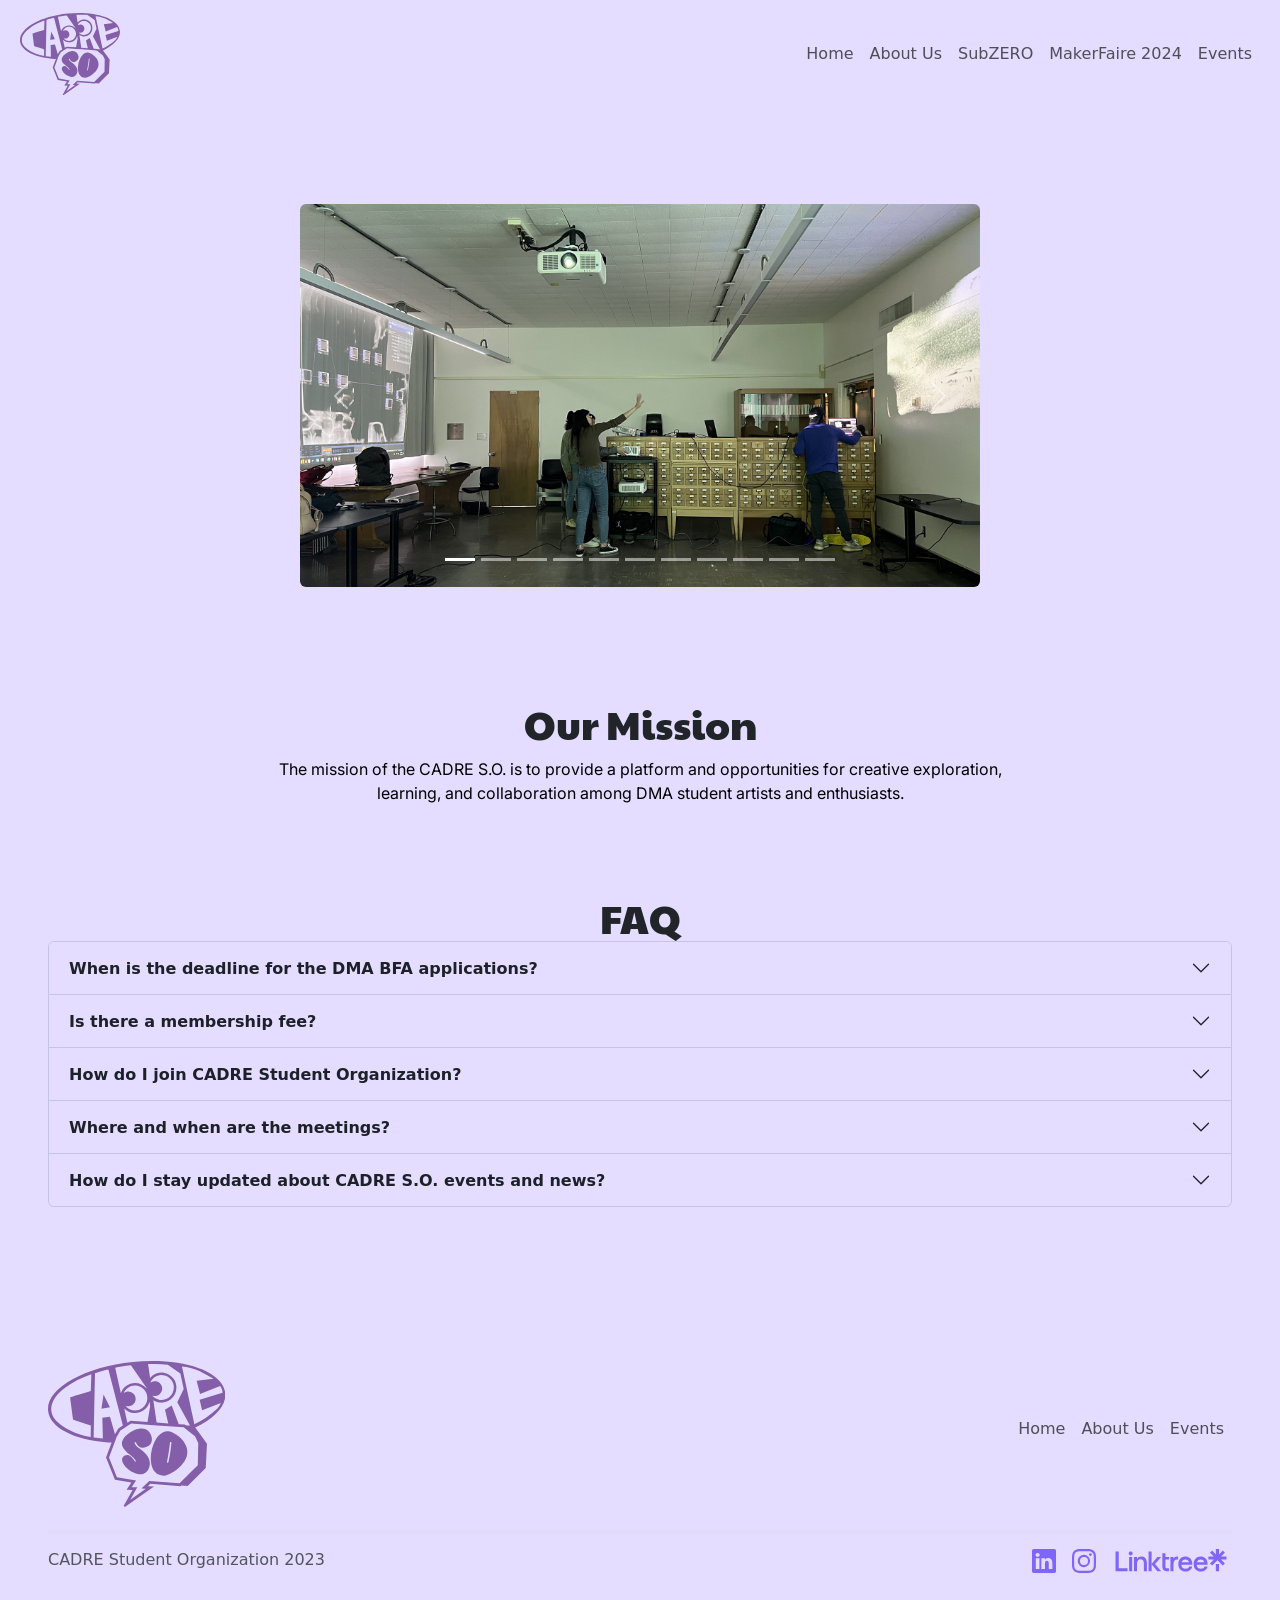
<file: subzero.html>
<!DOCTYPE html>
<html lang="en">

<head>
    <title>Cadre Landing Page</title>


    <!-- Latest compiled and minified CSS -->
    <meta name="viewport" content="width=device-width, initial-scale=1">
    <link href="https://cdn.jsdelivr.net/npm/bootstrap@5.3.0/dist/css/bootstrap.min.css" rel="stylesheet">
    <script src="https://cdn.jsdelivr.net/npm/bootstrap@5.3.0/dist/js/bootstrap.bundle.min.js"></script>
    <link rel="stylesheet" href="https://maxcdn.bootstrapcdn.com/font-awesome/4.7.0/css/font-awesome.min.css">
    <link rel="stylesheet" href="styles.css">

    <script>
        var collapseElementList = [].slice.call(document.querySelectorAll('.collapse'))
        var collapseList = collapseElementList.map(function (collapseEl) {
            collapseEl.addEventListener('hidden.bs.collapse', function () {
                let children = this.querySelectorAll('.collapse.show');
                children.forEach((c) => {
                    var collapse = bootstrap.Collapse.getInstance(c)
                    collapse.hide()
                })
            })
        })
    </script>

</head>


<body>

    <nav class="navbar navbar-expand-sm navbar-light p-2">
        <div class="container-xxl navbar-width">
            <a class="navbar-brand" href="./index.html" width="100px">
                <svg xmlns="http://www.w3.org/2000/svg" id="Layer_2" data-name="Layer 2" viewBox="0 0 272.1 223.89" width="100px">
                    <defs>
                        <style>
                        </style>
                    </defs>
                    <g id="Layer_1-2" data-name="Layer 1">
                        <g>
                            <polygon class="cls-1" points="82.01 73.12 95.09 71.14 85.21 51.27 82.01 73.12" />
                            <path id="logo" class="cls-1"
                                d="m271.99,49.34c-2.44-25.53-38.54-44.61-91.98-48.6-16-1.19-32.75-.94-49.8.75C55.26,8.93-3.1,42.49.13,76.31c2.44,25.53,38.54,44.61,91.98,48.6h0c1.82.14,3.68.19,5.52.28l-8.57,23.05,13.65,34.1,25.2,4.16-7.33,11.09,9.24.25-13.63,24.43,1.76,1.62,44.77-31.39-9.44-.46,3.63-3.52,46.46,3.51,1.08-1.06c3.3.22,6.61.44,9.91.66,9.23-9.15,18.46-18.3,27.69-27.45.63-12.44,1.25-24.88,1.88-37.32-6.02-8.26-12.05-16.52-18.07-24.78,29.8-14.31,47.95-33.48,46.11-52.74h.02ZM174.07,5.09c3.22.16,6.5.36,9.75.6l19.29,13.4,5.1,24-9.85,20.05,19.56,35.97c-2.25-.15-4.51-.3-6.76-.45l-1.28-1.03-9.21-.67-10.88-28.68-10.24,6.57,4.97,20.93-17.88-1.29-4.99-34.39c2.78,1.84,5.93,3.08,9.32,3.56.51.07,1.02.13,1.53.17,5.53.41,10.95-1.19,15.43-4.6,10.09-7.67,12.13-22.2,4.55-32.39-3.67-4.93-9.02-8.12-15.07-8.98-6.03-.86-12.07.71-16.96,4.43-1.43,1.08-2.67,2.32-3.77,3.65l-3.1-21.38c6.82,0,13.7.19,20.49.53h0Zm-1.08,30.45c-1.79-2.41-4.41-3.97-7.37-4.39-2.81-.41-5.58.3-7.9,1.92l-.18-1.26c1.25-2.4,3.02-4.57,5.31-6.31,3.7-2.81,8.18-4.14,12.74-3.8.42.03.85.08,1.27.14,5,.71,9.42,3.35,12.45,7.42h0c6.26,8.42,4.57,20.42-3.77,26.76-4.04,3.07-9,4.37-14.01,3.66-4.13-.59-7.85-2.51-10.74-5.46l-.17-1.16c.6.21,1.2.38,1.84.47.25.04.5.06.75.08,2.7.2,5.35-.58,7.54-2.25,2.39-1.82,3.94-4.46,4.36-7.45s-.33-5.97-2.13-8.38h0Zm-40.76,15.94c-1.79-2.41-4.41-3.97-7.37-4.39-2.97-.42-5.9.35-8.29,2.17-.21.16-.38.37-.58.54,1.24-3.17,3.31-6.06,6.2-8.26,3.81-2.9,8.35-4.12,12.76-3.79,5.25.39,10.3,2.98,13.7,7.55,3.03,4.08,4.31,9.1,3.6,14.16-.71,5.05-3.33,9.53-7.36,12.6-8.27,6.29-20.02,4.67-26.31-3.58.99.46,2.03.83,3.14.99.25.04.5.06.75.08,2.7.2,5.36-.58,7.54-2.25,2.39-1.82,3.94-4.46,4.36-7.45s-.33-5.97-2.13-8.38h0Zm-.4,28.38c5.34.4,10.84-1.08,15.44-4.58,4.24-3.22,7.17-7.73,8.44-12.86l1.01,6.94-4.05,24.12-25.92-1.88-4.95,3.13-4.87-22c4.01,4.28,9.36,6.71,14.9,7.12h0ZM112.85,8.51c4.75-.79,9.58-1.43,14.37-1.9l24.13,34.77c0,.33.02.66.04.98-7.67-9.71-21.7-11.57-31.6-4.03-3.9,2.96-6.58,6.96-7.98,11.32l-8.7-39.28c3.23-.7,6.5-1.32,9.74-1.86Zm-63.71,104.18c-20.87-6.74-38.34-19.01-42.47-29.84-1.36-3.58-1.65-7.26-1.65-7.3-.42-5.7,1.29-10.12,2.01-12,4.25-11.03,16.69-20.54,19.14-22.34,11.89-8.71,25.47-15.67,40.39-20.7l-.91,25.48c-4.35,1.59-9.73,3.15-14.94,4.65-5.57,1.61-11.32,3.27-15.89,5l-.92.35,4.44,33.93.69.26c3.95,1.5,8.97,3.1,13.83,4.65,4.5,1.43,9.14,2.91,12.9,4.3l-.27,17.58c-5.56-.96-11.05-2.31-16.34-4.01h0Zm45.94-27.02l-11.66,1.51.76,31.73-14.14-1.53,2.05-98.57c3.12-1.18,6.31-2.23,9.5-3.13,3.62-1.02,7.33-1.88,11.05-2.55l22.21,86-6.92,4.37-5.1,8.85-7.75-26.69h0Zm130.52,29.96l4.95,10.36-.68,34.11-28.04,27.54-46.45-3.51-12.08,11.7,6.82.33-23.82,16.71,10.66-19.1-8.6-.23,6.73-10.18-29.33-4.84-12.15-30.34,8.45-22.76,2.56-6.88.87-2.35,5.55-9.61,4.92-3.11,6.83-4.32,5.04-3.19,24.14,1.75,15.31,1.11,18.28,1.32,16.78,1.22,5.93.43,2.28,1.82,4.21,3.37,10.83,8.66h.01Zm-1-18.73l-19-88.33c9.14.9,17.75,3.02,25.64,6.31,2.48,1.04,5.72,2.84,11.07,5.82,2.16,1.2,4.65,2.59,7.57,4.19,1.37.75,2.7,1.58,3.98,2.48l-25.78,3.1,5.2,20.09,30.85-12.27c.79,1.16,2.26,3.46,2.91,5.53.49,1.57.69,3.72.77,4.94l-35.11,10.86,3.79,15.84,28.86-10.83c-.53,1-1.11,2.06-1.61,2.86-1.28,2.05-2.72,4.02-4.2,5.76-5.47,5.2-11.42,9.94-17.7,14.08-5.48,3.62-11.28,6.83-17.25,9.57h.01Z" />
                            <path id="logo" class="cls-1"
                                d="m144.61,133.28c2.09.11,4.55-.42,6.9-1.55,4.8-2.14,7.38-5.56,7.84-9.83.17-1.59.07-3.3-.35-5.12-1.27-5.26-4.03-9.37-8.3-11.55-2.96-1.51-6.64-2.1-11.09-1.46-5.26.88-10.25,3.2-14.45,6.14-2.34,1.64-4.42,3.46-6.17,5.35-1.69,1.82-3.06,3.69-4.02,5.49-.45.84-.84,1.67-1.1,2.47-.25.79-.4,1.58-.48,2.38-.49,5.2,2.71,10.52,8.75,15.47,1.73,1.38,3.48,2.5,5.08,3.84,3.49,2.72,6.4,6.06,7.72,8.44.15.46,0,.98-.57.99-.58.12-1.16-.19-1.45-.67-1.34-2.54-6.73-8.86-10.56-9.3-5.5-.5-11.45,4.31-7.14,12.56,3.63,7.37,12.59,14.16,22.14,16.4,11.7,2.74,18.22-5.82,18.92-15.44.84-12.84-12.69-20.88-19.04-25.96-2.4-2.32-3.99-4.92-4.76-7.02.76-.05,1.53-.12,2.3-.18,1.36,3.24,4.63,8.22,9.84,8.56h0Z" />
                            <path id="logo" class="cls-1"
                                d="m197.15,113.21c-2.94-1.96-6.18-3.63-9.66-4.9-.28-.1-.54-.22-.82-.32-6.56-1.37-12.39,1.57-17.08,6.84-1.59,1.79-3.05,3.82-4.36,6.08-11.53,19.93-11.33,55.28,12.67,55.05,15.18-2.29,33.28-18.65,35.41-31.89,2.63-10.41-4.33-22.97-16.17-30.85h.01Zm-7.9,13.6c-.71,8.11-2.32,18.92-4.53,28.57-.07.55-.71.87-1.3.86-.58-.12-1.12-.46-.92-.9,2.02-9.85,3.8-20.78,4.56-28.97.05-.55.1-1.09.15-1.64,0-.44.58-.68,1.16-.59s1.16.63,1.02,1.04c-.05.54-.09,1.08-.14,1.62h0Z" />
                        </g>
                    </g>
                </svg>
            </a>

            <ul class="navbar-nav">
                <li class="nav-item">
                    <a class="nav-link" href="./index.html">Home</a>
                </li>
                <li class="nav-item">
                    <a class="nav-link" href="./aboutus.html">About Us</a>
                </li>
                <li class="nav-item">
                    <a class="nav-link" href="./subzero.html">SubZERO</a>
                </li>
                <li class="nav-item">
                    <a class="nav-link" href="./aboutus.html">MakerFaire 2024</a>
                </li>
                <li class="nav-item">
                    <a class="nav-link" href="./events.html">Events</a>
                </li>
            </ul>
        </div>
    </nav>


    <div class="container-xxl mt-5 p-5 text-body">


        <!-- header -->
        <div class="row body-custom-width">

            <!-- Carousel -->
            <div id="slideshow" class="carousel slide col-sm-7" data-bs-ride="carousel">

                <!-- Indicators/dots -->
                <div class="carousel-indicators">
                    <button type="button" data-bs-target="#slideshow" data-bs-slide-to="0" class="active"></button>
                    <button type="button" data-bs-target="#slideshow" data-bs-slide-to="1"></button>
                    <button type="button" data-bs-target="#slideshow" data-bs-slide-to="2"></button>
                    <button type="button" data-bs-target="#slideshow" data-bs-slide-to="3"></button>
                    <button type="button" data-bs-target="#slideshow" data-bs-slide-to="4"></button>
                    <button type="button" data-bs-target="#slideshow" data-bs-slide-to="5"></button>
                    <button type="button" data-bs-target="#slideshow" data-bs-slide-to="6"></button>
                    <button type="button" data-bs-target="#slideshow" data-bs-slide-to="7"></button>
                    <button type="button" data-bs-target="#slideshow" data-bs-slide-to="8"></button>
                    <button type="button" data-bs-target="#slideshow" data-bs-slide-to="9"></button>
                    <button type="button" data-bs-target="#slideshow" data-bs-slide-to="10"></button>
                    

                </div>

                <!-- The slideshow/carousel -->
                <div class="carousel-inner">
                    <div class="carousel-item active">
                        <img src="images/carousel-images/Behind_the_screen5.jpg" alt="cadre1"
                            class="d-block img-fluid rounded" style="width:100%">
                    </div>
                    <div class="carousel-item">
                        <img src="images/carousel-images/IMG_1499.JPG" alt="cadre2" class="d-block img-fluid rounded"
                            style="width:100%">
                    </div>
                    <div class="carousel-item">
                        <img src="images/carousel-images/IMG_1965.JPG" alt="cadre2" class="d-block img-fluid rounded"
                            style="width:100%">
                    </div>
                    <div class="carousel-item">
                        <img src="images/carousel-images/IMG_1972.JPG" alt="cadre2" class="d-block img-fluid rounded"
                            style="width:100%">
                    </div>
                    <div class="carousel-item">
                        <img src="images/carousel-images/IMG_2040.JPG" alt="cadre2" class="d-block img-fluid rounded"
                            style="width:100%">
                    </div>
                    <div class="carousel-item">
                        <img src="images/carousel-images/IMG_2043.JPG" alt="cadre2" class="d-block img-fluid rounded"
                            style="width:100%">
                    </div>
                    <div class="carousel-item">
                        <img src="images/carousel-images/IMG_2046.JPG" alt="cadre2" class="d-block img-fluid rounded"
                            style="width:100%">
                    </div>
                    <div class="carousel-item">
                        <img src="images/carousel-images/IMG_2053.JPG" alt="cadre2" class="d-block img-fluid rounded"
                            style="width:100%">
                    </div>
                    <div class="carousel-item">
                        <img src="images/carousel-images/IMG_6185.jpg" alt="cadre2" class="d-block img-fluid rounded"
                            style="width:100%">
                    </div>
                    <div class="carousel-item">
                        <img src="images/carousel-images/IMG_8313.jpg" alt="cadre2" class="d-block img-fluid rounded"
                            style="width:100%">
                    </div>
                    <div class="carousel-item">
                        <img src="images/carousel-images/IMG_8637.jpg" alt="cadre2" class="d-block img-fluid rounded"
                            style="width:100%">
                    </div>
                </div>

                <!-- Left and right controls/icons -->
                <button class="carousel-control-prev" type="button" data-bs-target="#slideshow" data-bs-slide="prev">
                    <span class="carousel-control-prev-icon"></span>
                </button>
                <button class="carousel-control-next" type="button" data-bs-target="#slideshow" data-bs-slide="next">
                    <span class="carousel-control-next-icon"></span>
                </button>
            </div>
        </div>
    </div>





    <!--mission-->
    <div class="container-xxl mt-5 p-3 text-body">
        <h1 class="text-center">Our Mission</h1>
        <p class="text-center" style="margin-top:10px">The mission of the CADRE S.O.
            is to provide a platform and opportunities for creative exploration, learning, and collaboration
            among DMA student artists and enthusiasts.</p>
    </div>


    <!-- values
    <div class="container-xxl mt-5 p-3 text-body">

        <h1 class="text-center">Our Values</h1>

        <div class="container" style="margin-top:10px">
            <div class="row">
                <div class="col-sm-4" style="margin-top:10px">
                    <div class="fakeimg rounded">
                        <p class="font-weight-bold font-italic p-3"> <u>Creativity:</u> </p>
                        <p class="p-3">We value creativity and encourage members to explore the creative potential
                            of Digital Media Art, Design, and Technology.</p>
                    </div>


                </div>
                <div class="col-sm-4" style="margin-top:10px">
                    <div class="fakeimg rounded">
                        <p class="font-weight-bold font-italic p-3"> <u>Learning:</u> </p>
                        <p class="p-3">We value learning and provide opportunities for members to learn about the latest
                            advancements
                            in digital media art and technology.</p>
                    </div>

                </div>

                <div class="col-sm-4" style="margin-top:10px">
                    <div class="fakeimg rounded">
                        <p class="font-weight-bold font-italic p-3"> <u>Community:</u> </p>
                        <p class="p-3">We value community and strive to create a supportive and inclusive
                            environment for our members.
                        </p>
                    </div>
                </div>
            </div>
        </div>

        <div class="container">
            <div class="row">
                <div class="col-sm-4" style="margin-top:10px">
                    <div class="fakeimg rounded">
                        <p class="font-weight-bold font-italic p-3"> <u>Experimentation:</u> </p>
                        <p class="p-3">We value experimentation and encourage members to take risks, explore new ideas,
                            and push the boundaries of digital media art and technology.</p>
                    </div>
                </div>

                <div class="col-sm-4" style="margin-top:10px">
                    <div class="fakeimg rounded">
                        <p class="font-weight-bold font-italic p-3"> <u>Innovation:</u> </p>
                        <p class="p-3">We value innovation and strive to promote the use of new and innovative
                            technology in digital media art.</p>
                    </div>
                </div>

                <div class="col-sm-4" style="margin-top:10px">
                    <div class="fakeimg rounded">
                        <p class="font-weight-bold font-italic p-3"> <u>Collaboration:</u> </p>
                        <p class="p-3">We value collaboration and provide opportunities for members to work together,
                            share ideas, and
                            collaborate on creative projects.</p>
                    </div>
                </div>
            </div>
        </div>
    </div> -->




    <div class="container-xxl mt-4 p-5 text-body rounded">

        <h1 class="text-center">FAQ</h1>

        <div class="accordion" id="accordionFaq">

            <div class="accordion-item">
                <h2 class="accordion-header" id="headingThree">
                    <button class="accordion-button collapsed" type="button" data-bs-toggle="collapse"
                        data-bs-target="#collapseThree" aria-expanded="false" aria-controls="collapseThree"><strong>When
                            is the deadline for the DMA BFA applications?</strong>
                    </button>
                </h2>
                <div id="collapseThree" class="accordion-collapse collapse" aria-labelledby="headingThree"
                    data-bs-parent="#accordionFaq">
                    <div class="accordion-body">
                        Generally, the DMA BFA portfolio submission deadline for the Fall semester is at the end of
                        October. For Spring semester it is at the first week of April. Exact dates will be announced by
                        DMA faculty a month before hand.
                    </div>
                </div>
            </div>

            <div class="accordion-item">
                <h2 class="accordion-header" id="headingFive">
                    <button class="accordion-button collapsed" type="button" data-bs-toggle="collapse"
                        data-bs-target="#collapseFive" aria-expanded="false" aria-controls="collapsefive"> <strong>Is
                            there a membership fee?</strong>
                    </button>
                </h2>
                <div id="collapseFive" class="accordion-collapse collapse" aria-labelledby="headingFive"
                    data-bs-parent="#accordionFaq">
                    <div class="accordion-body">
                        There is no fee! The student organization is free to join!
                    </div>
                </div>
            </div>

            <div class="accordion-item">
                <h2 class="accordion-header" id="headingOne">
                    <button class="accordion-button collapsed" type="button" data-bs-toggle="collapse"
                        data-bs-target="#collapseOne" aria-expanded="false" aria-controls="collapseOne"> <strong>How do
                            I join CADRE Student Organization?</strong>
                    </button>
                </h2>
                <div id="collapseOne" class="accordion-collapse collapse" aria-labelledby="headingOne"
                    data-bs-parent="#accordionFaq">
                    <div class="accordion-body">
                        To join the student organization, attend our meetings and fill out this Google <a
                            href="https://docs.google.com/forms/d/e/1FAIpQLSfQ2iPJ5KqDVKefsqVc5-CPkdStCUEbLKOfQ0tQu2g8DvE91Q/viewform?usp=sf_link"
                            target="_blank">Form</a>.
                    </div>
                </div>
            </div>


            <div class="accordion-item">
                <h2 class="accordion-header" id="headingTwo">
                    <button class="accordion-button collapsed" type="button" data-bs-toggle="collapse"
                        data-bs-target="#collapseTwo" aria-expanded="false" aria-controls="collapseTwo"> <strong>Where
                            and when are the meetings?</strong>
                    </button>
                </h2>
                <div id="collapseTwo" class="accordion-collapse collapse" aria-labelledby="headingTwo"
                    data-bs-parent="#accordionFaq">
                    <div class="accordion-body">
                        Our meetings are held at room 237 of the Art and Design building on Wednesday's 6:30pm.
                    </div>
                </div>
            </div>

            <div class="accordion-item">
                <h2 class="accordion-header" id="headingFour">
                    <button class="accordion-button collapsed" type="button" data-bs-toggle="collapse"
                        data-bs-target="#collapseFour" aria-expanded="false" aria-controls="collapseFour"> <strong>How
                            do I stay updated about CADRE S.O. events and news?</strong>
                    </button>
                </h2>
                <div id="collapseFour" class="accordion-collapse collapse" aria-labelledby="headingFour"
                    data-bs-parent="#accordionFaq">
                    <div class="accordion-body">
                        Stay up to date by joining our Discord <a href="https://discord.com/invite/NFKVWs9K23"
                            target="_blank">server</a> and keep an eye out for our weekly emails sent from the DMA email
                        listserv.
                    </div>
                </div>
            </div>

        </div>

    </div>

    <!-- footer -->
    <div class="container-xxl mt-5 p-5 text-body rounded">
        <div class=" row">

            <div class="col-sm-2" style="margin-top:10px">
                <a class="navbar-brand" href="./index.html">
                    <svg xmlns="http://www.w3.org/2000/svg" id="Layer_2" data-name="Layer 2" viewBox="0 0 272.1 223.89">
                        <defs>
                            <style>
                            </style>
                        </defs>
                        <g id="Layer_1-2" data-name="Layer 1">
                            <g>
                                <polygon class="cls-1" points="82.01 73.12 95.09 71.14 85.21 51.27 82.01 73.12" />
                                <path id="logo" class="cls-1"
                                    d="m271.99,49.34c-2.44-25.53-38.54-44.61-91.98-48.6-16-1.19-32.75-.94-49.8.75C55.26,8.93-3.1,42.49.13,76.31c2.44,25.53,38.54,44.61,91.98,48.6h0c1.82.14,3.68.19,5.52.28l-8.57,23.05,13.65,34.1,25.2,4.16-7.33,11.09,9.24.25-13.63,24.43,1.76,1.62,44.77-31.39-9.44-.46,3.63-3.52,46.46,3.51,1.08-1.06c3.3.22,6.61.44,9.91.66,9.23-9.15,18.46-18.3,27.69-27.45.63-12.44,1.25-24.88,1.88-37.32-6.02-8.26-12.05-16.52-18.07-24.78,29.8-14.31,47.95-33.48,46.11-52.74h.02ZM174.07,5.09c3.22.16,6.5.36,9.75.6l19.29,13.4,5.1,24-9.85,20.05,19.56,35.97c-2.25-.15-4.51-.3-6.76-.45l-1.28-1.03-9.21-.67-10.88-28.68-10.24,6.57,4.97,20.93-17.88-1.29-4.99-34.39c2.78,1.84,5.93,3.08,9.32,3.56.51.07,1.02.13,1.53.17,5.53.41,10.95-1.19,15.43-4.6,10.09-7.67,12.13-22.2,4.55-32.39-3.67-4.93-9.02-8.12-15.07-8.98-6.03-.86-12.07.71-16.96,4.43-1.43,1.08-2.67,2.32-3.77,3.65l-3.1-21.38c6.82,0,13.7.19,20.49.53h0Zm-1.08,30.45c-1.79-2.41-4.41-3.97-7.37-4.39-2.81-.41-5.58.3-7.9,1.92l-.18-1.26c1.25-2.4,3.02-4.57,5.31-6.31,3.7-2.81,8.18-4.14,12.74-3.8.42.03.85.08,1.27.14,5,.71,9.42,3.35,12.45,7.42h0c6.26,8.42,4.57,20.42-3.77,26.76-4.04,3.07-9,4.37-14.01,3.66-4.13-.59-7.85-2.51-10.74-5.46l-.17-1.16c.6.21,1.2.38,1.84.47.25.04.5.06.75.08,2.7.2,5.35-.58,7.54-2.25,2.39-1.82,3.94-4.46,4.36-7.45s-.33-5.97-2.13-8.38h0Zm-40.76,15.94c-1.79-2.41-4.41-3.97-7.37-4.39-2.97-.42-5.9.35-8.29,2.17-.21.16-.38.37-.58.54,1.24-3.17,3.31-6.06,6.2-8.26,3.81-2.9,8.35-4.12,12.76-3.79,5.25.39,10.3,2.98,13.7,7.55,3.03,4.08,4.31,9.1,3.6,14.16-.71,5.05-3.33,9.53-7.36,12.6-8.27,6.29-20.02,4.67-26.31-3.58.99.46,2.03.83,3.14.99.25.04.5.06.75.08,2.7.2,5.36-.58,7.54-2.25,2.39-1.82,3.94-4.46,4.36-7.45s-.33-5.97-2.13-8.38h0Zm-.4,28.38c5.34.4,10.84-1.08,15.44-4.58,4.24-3.22,7.17-7.73,8.44-12.86l1.01,6.94-4.05,24.12-25.92-1.88-4.95,3.13-4.87-22c4.01,4.28,9.36,6.71,14.9,7.12h0ZM112.85,8.51c4.75-.79,9.58-1.43,14.37-1.9l24.13,34.77c0,.33.02.66.04.98-7.67-9.71-21.7-11.57-31.6-4.03-3.9,2.96-6.58,6.96-7.98,11.32l-8.7-39.28c3.23-.7,6.5-1.32,9.74-1.86Zm-63.71,104.18c-20.87-6.74-38.34-19.01-42.47-29.84-1.36-3.58-1.65-7.26-1.65-7.3-.42-5.7,1.29-10.12,2.01-12,4.25-11.03,16.69-20.54,19.14-22.34,11.89-8.71,25.47-15.67,40.39-20.7l-.91,25.48c-4.35,1.59-9.73,3.15-14.94,4.65-5.57,1.61-11.32,3.27-15.89,5l-.92.35,4.44,33.93.69.26c3.95,1.5,8.97,3.1,13.83,4.65,4.5,1.43,9.14,2.91,12.9,4.3l-.27,17.58c-5.56-.96-11.05-2.31-16.34-4.01h0Zm45.94-27.02l-11.66,1.51.76,31.73-14.14-1.53,2.05-98.57c3.12-1.18,6.31-2.23,9.5-3.13,3.62-1.02,7.33-1.88,11.05-2.55l22.21,86-6.92,4.37-5.1,8.85-7.75-26.69h0Zm130.52,29.96l4.95,10.36-.68,34.11-28.04,27.54-46.45-3.51-12.08,11.7,6.82.33-23.82,16.71,10.66-19.1-8.6-.23,6.73-10.18-29.33-4.84-12.15-30.34,8.45-22.76,2.56-6.88.87-2.35,5.55-9.61,4.92-3.11,6.83-4.32,5.04-3.19,24.14,1.75,15.31,1.11,18.28,1.32,16.78,1.22,5.93.43,2.28,1.82,4.21,3.37,10.83,8.66h.01Zm-1-18.73l-19-88.33c9.14.9,17.75,3.02,25.64,6.31,2.48,1.04,5.72,2.84,11.07,5.82,2.16,1.2,4.65,2.59,7.57,4.19,1.37.75,2.7,1.58,3.98,2.48l-25.78,3.1,5.2,20.09,30.85-12.27c.79,1.16,2.26,3.46,2.91,5.53.49,1.57.69,3.72.77,4.94l-35.11,10.86,3.79,15.84,28.86-10.83c-.53,1-1.11,2.06-1.61,2.86-1.28,2.05-2.72,4.02-4.2,5.76-5.47,5.2-11.42,9.94-17.7,14.08-5.48,3.62-11.28,6.83-17.25,9.57h.01Z" />
                                <path id="logo" class="cls-1"
                                    d="m144.61,133.28c2.09.11,4.55-.42,6.9-1.55,4.8-2.14,7.38-5.56,7.84-9.83.17-1.59.07-3.3-.35-5.12-1.27-5.26-4.03-9.37-8.3-11.55-2.96-1.51-6.64-2.1-11.09-1.46-5.26.88-10.25,3.2-14.45,6.14-2.34,1.64-4.42,3.46-6.17,5.35-1.69,1.82-3.06,3.69-4.02,5.49-.45.84-.84,1.67-1.1,2.47-.25.79-.4,1.58-.48,2.38-.49,5.2,2.71,10.52,8.75,15.47,1.73,1.38,3.48,2.5,5.08,3.84,3.49,2.72,6.4,6.06,7.72,8.44.15.46,0,.98-.57.99-.58.12-1.16-.19-1.45-.67-1.34-2.54-6.73-8.86-10.56-9.3-5.5-.5-11.45,4.31-7.14,12.56,3.63,7.37,12.59,14.16,22.14,16.4,11.7,2.74,18.22-5.82,18.92-15.44.84-12.84-12.69-20.88-19.04-25.96-2.4-2.32-3.99-4.92-4.76-7.02.76-.05,1.53-.12,2.3-.18,1.36,3.24,4.63,8.22,9.84,8.56h0Z" />
                                <path id="logo" class="cls-1"
                                    d="m197.15,113.21c-2.94-1.96-6.18-3.63-9.66-4.9-.28-.1-.54-.22-.82-.32-6.56-1.37-12.39,1.57-17.08,6.84-1.59,1.79-3.05,3.82-4.36,6.08-11.53,19.93-11.33,55.28,12.67,55.05,15.18-2.29,33.28-18.65,35.41-31.89,2.63-10.41-4.33-22.97-16.17-30.85h.01Zm-7.9,13.6c-.71,8.11-2.32,18.92-4.53,28.57-.07.55-.71.87-1.3.86-.58-.12-1.12-.46-.92-.9,2.02-9.85,3.8-20.78,4.56-28.97.05-.55.1-1.09.15-1.64,0-.44.58-.68,1.16-.59s1.16.63,1.02,1.04c-.05.54-.09,1.08-.14,1.62h0Z" />
                            </g>
                        </g>
                    </svg>
                </a>
            </div>

            <div class="col-sm-10" style="margin: auto;">
                <nav class="navbar navbar-expand-sm justify-content-end">
                    <ul class="navbar-nav">
                        <li class="nav-item">
                            <a class="nav-link" href="index.html">Home</a>
                        </li>
                        <li class="nav-item">
                            <a class="nav-link" href="aboutus.html">About Us</a>
                        </li>
                        <li class="nav-item">
                            <a class="nav-link" href="events.html">Events</a>
                        </li>
                    </ul>
                </nav>
            </div>
        </div>
        <footer class="d-flex flex-wrap justify-content-between align-items-center py-3 my-4 border-top">
            <div class="col-md-4 d-flex align-items-center">
                <span class="mb-3 mb-md-0 text-body-secondary">CADRE Student Organization 2023</span>
            </div>
            <svg xmlns="http://www.w3.org/2000/svg" class="d-none">
                <symbol id="instagram" viewBox="0 0 16 16">
                    <path
                        d="M8 0C5.829 0 5.556.01 4.703.048 3.85.088 3.269.222 2.76.42a3.917 3.917 0 0 0-1.417.923A3.927 3.927 0 0 0 .42 2.76C.222 3.268.087 3.85.048 4.7.01 5.555 0 5.827 0 8.001c0 2.172.01 2.444.048 3.297.04.852.174 1.433.372 1.942.205.526.478.972.923 1.417.444.445.89.719 1.416.923.51.198 1.09.333 1.942.372C5.555 15.99 5.827 16 8 16s2.444-.01 3.298-.048c.851-.04 1.434-.174 1.943-.372a3.916 3.916 0 0 0 1.416-.923c.445-.445.718-.891.923-1.417.197-.509.332-1.09.372-1.942C15.99 10.445 16 10.173 16 8s-.01-2.445-.048-3.299c-.04-.851-.175-1.433-.372-1.941a3.926 3.926 0 0 0-.923-1.417A3.911 3.911 0 0 0 13.24.42c-.51-.198-1.092-.333-1.943-.372C10.443.01 10.172 0 7.998 0h.003zm-.717 1.442h.718c2.136 0 2.389.007 3.232.046.78.035 1.204.166 1.486.275.373.145.64.319.92.599.28.28.453.546.598.92.11.281.24.705.275 1.485.039.843.047 1.096.047 3.231s-.008 2.389-.047 3.232c-.035.78-.166 1.203-.275 1.485a2.47 2.47 0 0 1-.599.919c-.28.28-.546.453-.92.598-.28.11-.704.24-1.485.276-.843.038-1.096.047-3.232.047s-2.39-.009-3.233-.047c-.78-.036-1.203-.166-1.485-.276a2.478 2.478 0 0 1-.92-.598 2.48 2.48 0 0 1-.6-.92c-.109-.281-.24-.705-.275-1.485-.038-.843-.046-1.096-.046-3.233 0-2.136.008-2.388.046-3.231.036-.78.166-1.204.276-1.486.145-.373.319-.64.599-.92.28-.28.546-.453.92-.598.282-.11.705-.24 1.485-.276.738-.034 1.024-.044 2.515-.045v.002zm4.988 1.328a.96.96 0 1 0 0 1.92.96.96 0 0 0 0-1.92zm-4.27 1.122a4.109 4.109 0 1 0 0 8.217 4.109 4.109 0 0 0 0-8.217zm0 1.441a2.667 2.667 0 1 1 0 5.334 2.667 2.667 0 0 1 0-5.334z">
                    </path>
                </symbol>
                <symbol id="linkedin" viewBox="0 0 16 16">
                    <path
                        d="M0 1.146C0 .513.526 0 1.175 0h13.65C15.474 0 16 .513 16 1.146v13.708c0 .633-.526 1.146-1.175 1.146H1.175C.526 16 0 15.487 0 14.854V1.146zm4.943 12.248V6.169H2.542v7.225h2.401zm-1.2-8.212c.837 0 1.358-.554 1.358-1.248-.015-.709-.52-1.248-1.342-1.248-.822 0-1.359.54-1.359 1.248 0 .694.521 1.248 1.327 1.248h.016zm4.908 8.212V9.359c0-.216.016-.432.08-.586.173-.431.568-.878 1.232-.878.869 0 1.216.662 1.216 1.634v3.865h2.401V9.25c0-2.22-1.184-3.252-2.764-3.252-1.274 0-1.845.7-2.165 1.193v.025h-.016a5.54 5.54 0 0 1 .016-.025V6.169h-2.4c.03.678 0 7.225 0 7.225h2.4z" />
                </symbol>
                <symbol id="linktree" viewBox="0 0 80 17">
                    <path xmlns="http://www.w3.org/2000/svg"
                        d="M0 1.72687H2.25964V13.6313H8.50582V15.7244H0V1.72687ZM10.7287 1.72687C10.9121 1.72444 11.0941 1.75816 11.2644 1.82609C11.4348 1.89402 11.59 1.99484 11.7214 2.12278C11.8528 2.25073 11.9576 2.4033 12.03 2.57178C12.1024 2.74026 12.1409 2.92135 12.1433 3.1047C12.1433 3.47987 11.9943 3.83967 11.729 4.10496C11.4637 4.37024 11.1039 4.51928 10.7287 4.51928C10.3536 4.51928 9.99375 4.37024 9.72847 4.10496C9.46318 3.83967 9.31415 3.47987 9.31415 3.1047C9.31491 2.92087 9.3523 2.73903 9.42412 2.56981C9.49594 2.40058 9.60076 2.24736 9.73245 2.11909C9.86414 1.99082 10.0201 1.89008 10.1911 1.82273C10.3622 1.75539 10.5449 1.7228 10.7287 1.72687ZM9.62645 5.63991H11.7942V15.7244H9.62645V5.63991ZM13.0618 5.63991H15.2296V7.03612C15.8714 5.97059 16.9737 5.36435 18.425 5.36435C20.7765 5.36435 22.2462 7.20146 22.2462 10.1225V15.7244H20.0784V10.3062C20.0784 8.41395 19.2517 7.34843 17.7587 7.34843C16.1249 7.34843 15.2247 8.46906 15.2247 10.4899V15.7244H13.057L13.0618 5.63991ZM23.3852 1.72687H25.553V10.5817L29.5946 5.63991H32.3135L27.9963 10.692L32.3135 15.7244H29.5946L25.553 10.8022V15.7244H23.3852V1.72687ZM33.1586 3.07408H35.3631V5.64604H37.9351V7.44641H35.3631V12.6442C35.3631 13.3068 35.7673 13.7109 36.3919 13.7109H37.8445V15.7305H36.098C34.2058 15.7305 33.1586 14.6099 33.1586 12.6271V3.07408ZM38.8904 5.64604H41.0582V6.89527C41.5909 5.93998 42.4911 5.37047 43.5934 5.37047C43.8478 5.35888 44.1024 5.38993 44.3466 5.46233V7.48315C44.0813 7.42486 43.8097 7.40017 43.5383 7.40966C41.94 7.40966 41.0582 8.75688 41.0582 11.0655V15.7305H38.8904V5.64604ZM49.4158 5.37047C51.804 5.37047 54.3944 6.82179 54.3944 10.9185V11.2125H46.6234C46.79 13.0116 47.8359 14.0037 49.5811 14.0037C50.8304 14.0037 51.8959 13.3239 52.1347 12.3882H54.3393C54.1188 14.4078 52.0245 16.0061 49.5811 16.0061C46.4581 16.0061 44.4936 13.9669 44.4936 10.6797C44.4936 7.75259 46.3858 5.36435 49.4158 5.36435V5.37047ZM52.0796 9.41211C51.7673 8.16288 50.7936 7.37292 49.4158 7.37292C48.0931 7.37292 47.1574 8.18125 46.79 9.41211H52.0796ZM60.2731 5.37047C62.6614 5.37047 65.2517 6.82179 65.2517 10.9185V11.2125H57.4807C57.646 13.0116 58.6932 14.0037 60.4385 14.0037C61.6877 14.0037 62.7532 13.3239 62.992 12.3882H65.1966C64.9761 14.4078 62.8818 16.0061 60.4385 16.0061C57.3154 16.0061 55.3497 13.9669 55.3497 10.6797C55.3497 7.75259 57.2419 5.36435 60.2731 5.36435V5.37047ZM62.9369 9.41211C62.6246 8.16288 61.651 7.37292 60.2731 7.37292C58.9504 7.37292 58.0135 8.18125 57.646 9.41211H62.9369Z"/>
                    <path xmlns="http://www.w3.org/2000/svg"
                        d="M65.7852 5.33374H69.6615L66.9058 2.70668L68.4306 1.13901L71.0577 3.83956V0H73.3357V3.83956L75.9627 1.14513L77.4863 2.70668L74.7319 5.32762H78.607V7.49541H74.7098L77.4827 10.1898L75.9627 11.7208L72.1967 7.93631L68.4306 11.7208L66.9058 10.196L69.6798 7.50153H65.7852V5.33374ZM71.0515 10.6062H73.3296V15.7502H71.0515V10.6062Z"/>
                </symbol>
            </svg>
            <ul class="nav col-md-4 justify-content-end list-unstyled d-flex">
                <li class="ms-3"><a class="text-body-secondary" href="https://www.linkedin.com/company/cadre-so/"
                        target="_blank"><svg class="bi" width="24" height="24">
                            <use xlink:href="#linkedin"></use>
                        </svg></a></li>
                <li class="ms-3"><a class="text-body-secondary" href="https://www.instagram.com/cadre.so/"
                        target="_blank"><svg class="bi" width="24" height="24">
                            <use xlink:href="#instagram"></use>
                        </svg></a></li>
                <li class="ms-3"><a class="text-body-secondary"
                        href="https://linktr.ee/cadre.so?utm_source=linktree_admin_share" target="_blank"><svg
                            class="bi" width="120" height="24">
                            <use xlink:href="#linktree"></use>
                        </svg></a></li>
            </ul>
        </footer>
    </div>


</body>

</html>
</file>
<file: styles.css>
@import url('https://fonts.googleapis.com/css2?family=Inter:wght@100;200;300;400;500;600;700;800;900&display=swap');
@import url('https://fonts.googleapis.com/css2?family=Montserrat:ital,wght@0,100;0,200;0,300;0,400;0,500;0,600;0,700;0,800;0,900;1,100;1,200;1,300;1,400;1,500;1,600;1,700;1,800;1,900&display=swap');
@import url('https://fonts.googleapis.com/css2?family=Paytone+One&display=swap');

head {background-color: #64499E;}
        body {background-color: #e4ddff;}
        p    {color: #000000;}
        
h1 {
    font-family: 'Paytone One', sans-serif;
}

h3 {
    font-family: 'Paytone One', sans-serif;
}

p {
    font-family: 'Inter', sans-serif;
}

img {
    width: 100%;
}

iframe {
    display: block;
    margin: auto;
}

.border-bottom {
    border-bottom: none !important;
}

.shadow-lg {
    box-shadow: none !important;
}

.navbar-width {
    max-width: 1320px !important;
    margin: auto !important;
}

.fakeimg {
    height: 200px;
    background: white;
    text-align: center;
    mix-blend-mode: multiply;
}

.btn-dark,
.btn-primary {
    background-color: #7e67f6;
    border: none;
}

.btn:hover {
    background-color: #129b77;
}

.bg-primary {
    background-color: #7e67f6 !important;
}

.bi {
    fill: #7e67f6;
    transition: fill .15s ease-in-out;
}

#Layer_2 {
    /* fill: #129b77; */
    fill: #845ea8;
    transition: fill .15s ease-in-out;
}

#Layer_2:hover {
    /* fill: #7e67f6; */
    fill: #129b77;
    transition: fill .15s ease-in-out;
}

#slideshow {
    margin: auto;
}
#slideshow1 {
    margin: auto;
}
#slideshow2 {
    margin: auto;
}
#slideshow3 {
    margin: auto;
}
#slideshow4 {
    margin: auto;
}

a.navbar-brand {
    transition: ease-in-out;
}

a.navbar-brand:hover {
    transition: ease-in-out;
}

.accordion {
    mix-blend-mode: multiply;
}

.card-img-top.d-block.img-fluid.rounded {
    background-color: #fff0 !important;
}

.col-sm-3.mt-5.card.border-0 {
    background-color: #fff0 !important;
}

.text-center {
    max-width: 788px;
    margin: auto;
}

.bi:hover {
    fill: #129b77 !important;
    transition: fill .15s ease-in-out;
}

.img-wrapper {
    display: inline-block;
    width: 100px;
    overflow: hidden;
}


.icon-container {
    display: flex;
    gap: 10px;
    padding-top: 5px;
    padding-left: 5px;
    font-size: 11px;
    /* width:32px; */
    /* width: 48px; */
}

.icon {
    /* display: flex; */
    /* gap: 10px; */
    width: 20px;
}

.icon2 {
    /* display: flex; */
    /* gap: 10px; */
    width: 32px;
    height: 32px;
}

/* .icon { */
/* width: 50px; */
/* height: auto; */
/* Maintains aspect ratio */
/* } */
</file>
